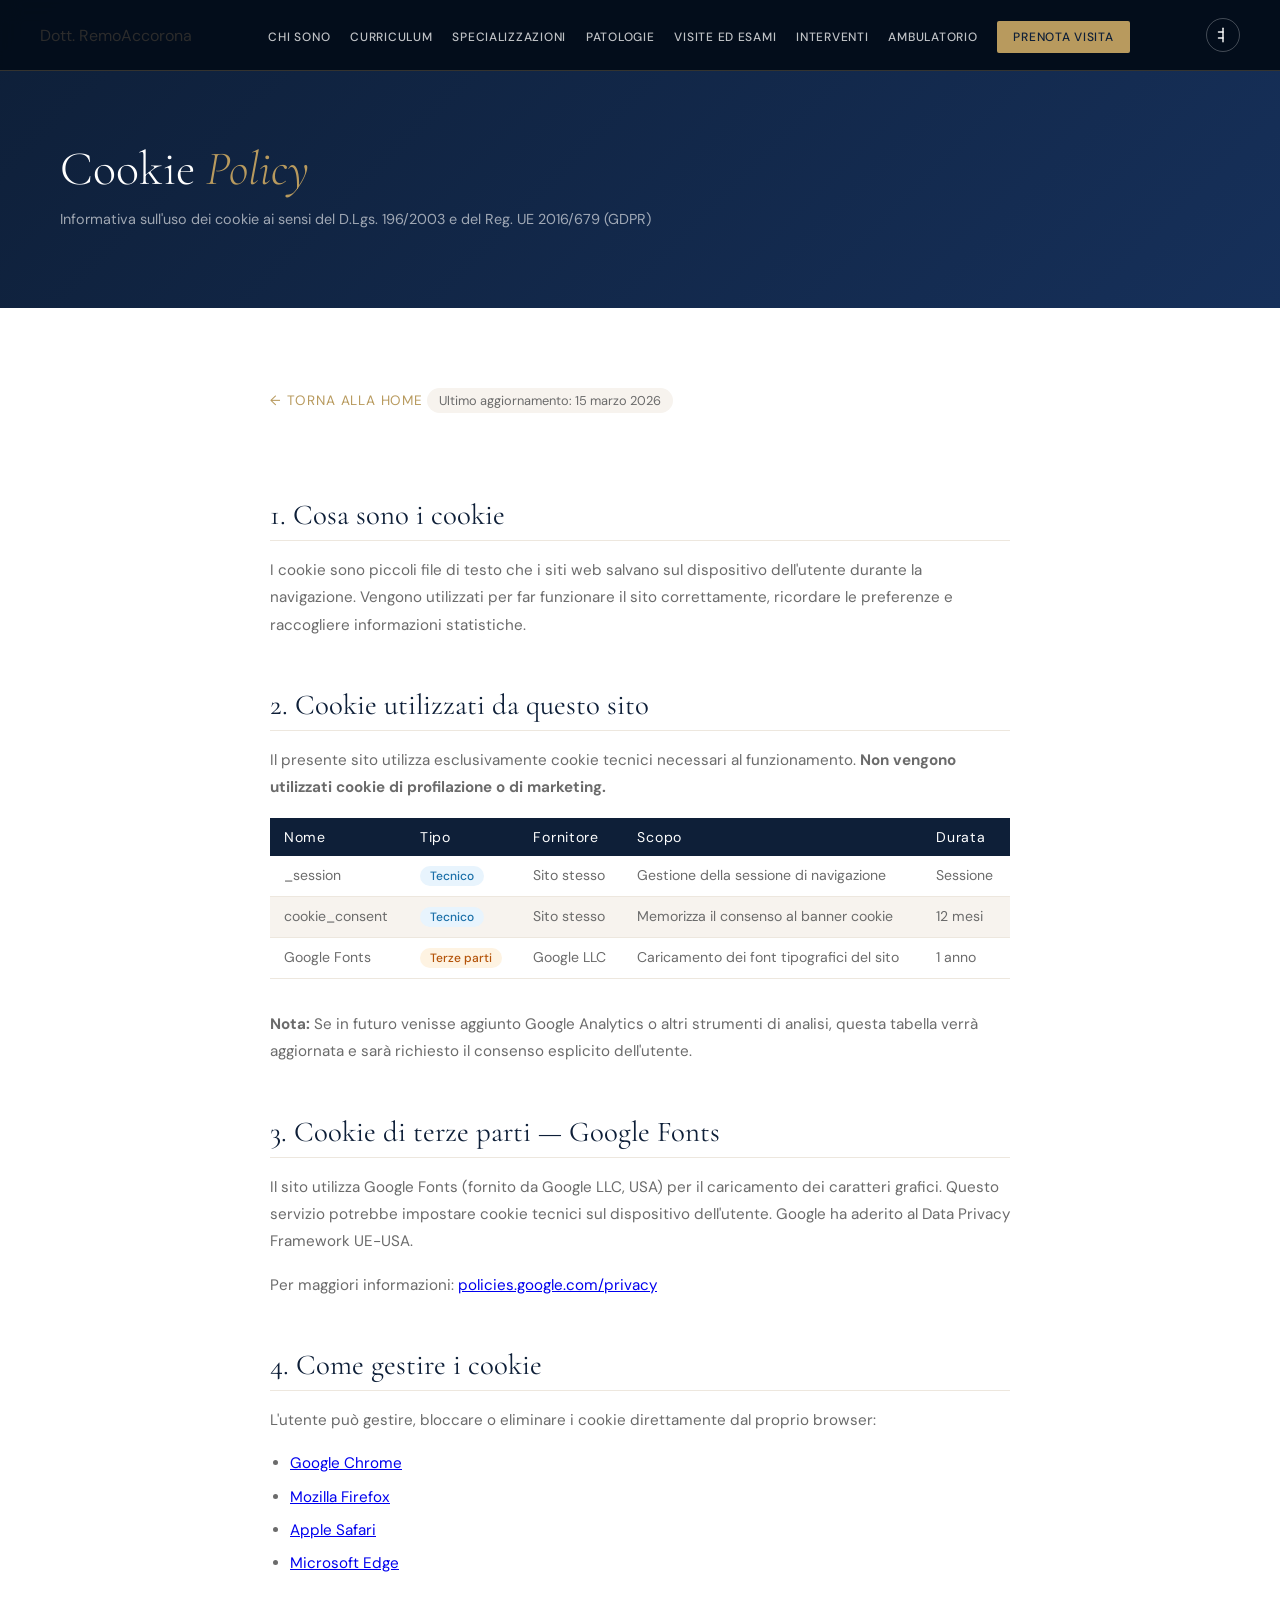
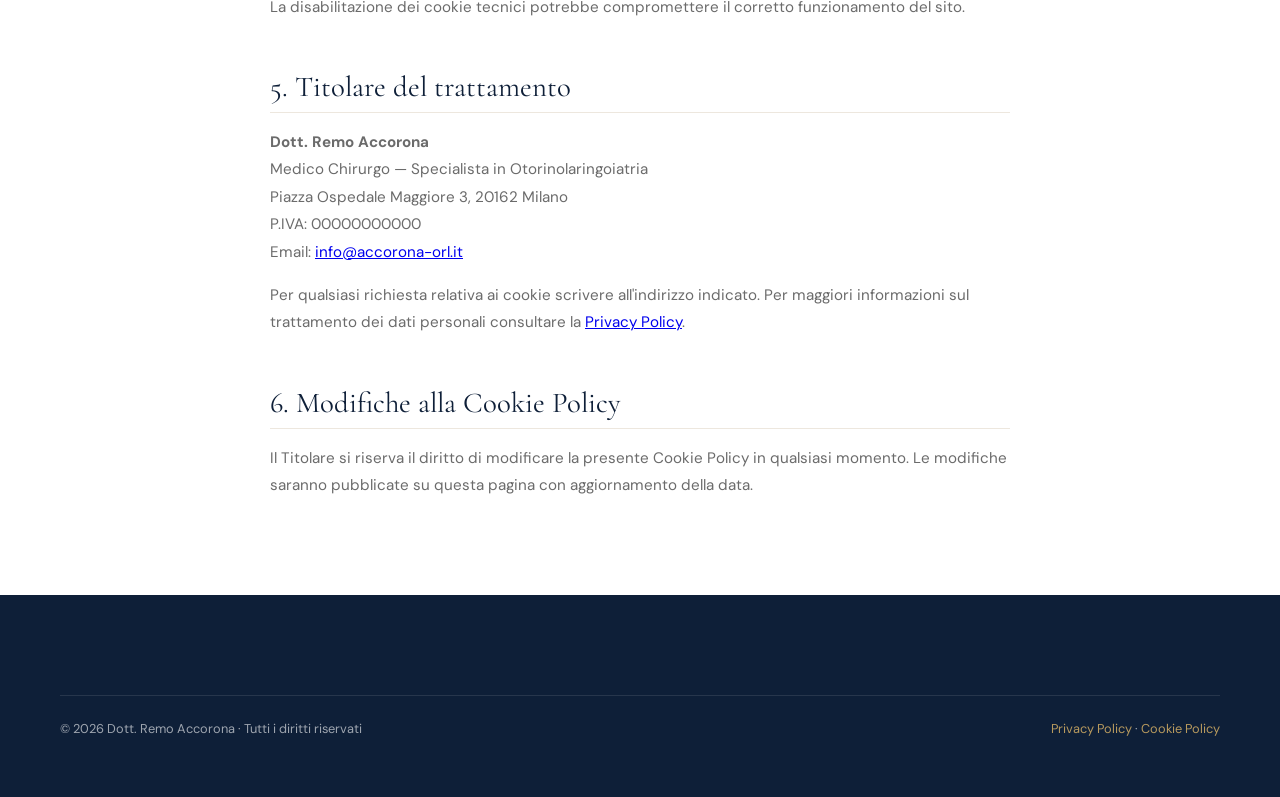
<file: cookie.html>
<!DOCTYPE html>
<html lang="it">
<head>
<meta charset="UTF-8">
<meta name="viewport" content="width=device-width, initial-scale=1.0">
<title>Cookie Policy — Dott. Remo Accorona</title>
<meta name="robots" content="noindex, follow">

<link rel="stylesheet" href="style.css">
<link href="https://fonts.googleapis.com/css2?family=Cormorant+Garamond:ital,wght@0,300;0,400;0,600;1,300;1,400&family=DM+Sans:wght@300;400;500&display=swap" rel="stylesheet">
<style>
  *, *::before, *::after { box-sizing: border-box; margin: 0; padding: 0; }
  :root {
    --navy: #0e1f38; --navy-mid: #16305a; --gold: #b89a5e; --gold-light: #d4b87a;
    --cream: #f7f3ee; --cream-dark: #ede7de; --text: #2c2c2c; --text-light: #6b6b6b; --white: #ffffff;
  }
  html { scroll-behavior: smooth; }
  body { font-family: 'DM Sans', sans-serif; color: var(--text); background: var(--white); overflow-x: hidden; }
  a:focus, button:focus { outline: 3px solid var(--gold); outline-offset: 3px; }
  .page-hero { background: linear-gradient(135deg, var(--navy) 0%, var(--navy-mid) 100%); padding: 140px 60px 80px; }
  .page-hero h1 { font-family: 'Cormorant Garamond', serif; font-size: 3rem; color: var(--white); font-weight: 300; margin-bottom: 12px; }
  .page-hero h1 em { color: var(--gold); font-style: italic; }
  .page-hero p { color: rgba(255,255,255,0.6); font-size: 0.9rem; }
  .page-content { max-width: 860px; margin: 0 auto; padding: 80px 60px; }
  .page-content h2 { font-family: 'Cormorant Garamond', serif; font-size: 1.8rem; font-weight: 400; color: var(--navy); margin: 48px 0 16px; border-bottom: 1px solid var(--cream-dark); padding-bottom: 8px; }
  .page-content h2:first-child { margin-top: 0; }
  .page-content h3 { font-weight: 500; color: var(--navy); margin: 24px 0 8px; text-transform: uppercase; letter-spacing: 0.06em; font-size: 0.85rem; }
  .page-content p { line-height: 1.8; color: var(--text-light); margin-bottom: 16px; font-size: 0.95rem; }
  .page-content ul { margin: 0 0 16px 20px; }
  .page-content ul li { line-height: 1.8; color: var(--text-light); font-size: 0.95rem; margin-bottom: 6px; }
  .placeholder { background: #fff3cd; border: 1px dashed #e0a800; border-radius: 4px; padding: 2px 8px; font-weight: 500; color: #856404; font-size: 0.9rem; }
  .update-date { display: inline-block; background: var(--cream); padding: 4px 12px; border-radius: 20px; font-size: 0.8rem; color: var(--text-light); margin-bottom: 32px; }
  .back-link { display: inline-flex; align-items: center; gap: 8px; color: var(--gold); text-decoration: none; font-size: 0.85rem; letter-spacing: 0.06em; text-transform: uppercase; margin-bottom: 40px; }
  .cookie-table { width: 100%; border-collapse: collapse; margin: 16px 0 32px; font-size: 0.88rem; }
  .cookie-table th { background: var(--navy); color: var(--white); padding: 10px 14px; text-align: left; font-weight: 400; letter-spacing: 0.05em; }
  .cookie-table td { padding: 10px 14px; border-bottom: 1px solid var(--cream-dark); color: var(--text-light); vertical-align: top; }
  .cookie-table tr:nth-child(even) td { background: var(--cream); }
  .badge { display: inline-block; padding: 2px 10px; border-radius: 20px; font-size: 0.75rem; font-weight: 500; }
  .badge-tech { background: #e8f4fd; color: #1a6fa8; }
  .badge-third { background: #fef3e2; color: #b45309; }
  footer { background: var(--navy); color: rgba(255,255,255,0.6); padding: 60px; }
  .footer-bottom { border-top: 1px solid rgba(255,255,255,0.1); margin-top: 40px; padding-top: 24px; display: flex; justify-content: space-between; align-items: center; font-size: 0.8rem; flex-wrap: wrap; gap: 12px; }
  .footer-bottom a { color: var(--gold); text-decoration: none; }
  @media (max-width: 900px) {
    .page-hero { padding: 120px 24px 60px; } .page-hero h1 { font-size: 2.2rem; }
    .page-content { padding: 48px 24px; } footer { padding: 40px 24px; }
    .cookie-table { display: block; overflow-x: auto; }
  }
</style>
</head>
<body>

<a href="#main-content" class="skip-link" style="position:absolute;top:-40px;left:0;background:#0e1f38;color:#fff;padding:8px 16px;text-decoration:none;z-index:9999;border-radius:0 0 4px 0;transition:top 0.2s;" onfocus="this.style.top='0'" onblur="this.style.top='-40px'">Vai al contenuto principale</a>
<nav role="navigation" aria-label="Menu principale">
  <div class="nav-logo">Dott. Remo <span>Accorona</span></div>
  <ul class="nav-links">
    <li><a href="index.html#chi-sono">Chi sono</a></li>
    <li><a href="index.html#curriculum">Curriculum</a></li>
    <li><a href="index.html#specializzazioni">Specializzazioni</a></li>
    <li><a href="index.html#patologie">Patologie</a></li>
    <li><a href="index.html#visite">Visite ed Esami</a></li>
    <li><a href="index.html#interventi">Interventi</a></li>
    <li><a href="index.html#ambulatorio">Ambulatorio</a></li>
    <li><a href="index.html#prenota" class="nav-cta">Prenota visita</a></li>
  </ul>
  <button id="theme-toggle" aria-label="Attiva alto contrasto" title="Alto contrasto">&#9680;</button>
  <button class="nav-hamburger" aria-label="Apri menu" aria-expanded="false">
    <span></span><span></span><span></span>
  </button>
</nav>

<main id= "main-content">
  <div class="page-hero">
    <h1>Cookie <em>Policy</em></h1>
    <p>Informativa sull'uso dei cookie ai sensi del D.Lgs. 196/2003 e del Reg. UE 2016/679 (GDPR)</p>
  </div>

  <div class="page-content">
    <a href="index.html" class="back-link">← Torna alla home</a>
    <span class="update-date">Ultimo aggiornamento: 15 marzo 2026</span>

    <h2>1. Cosa sono i cookie</h2>
    <p>I cookie sono piccoli file di testo che i siti web salvano sul dispositivo dell'utente durante la navigazione. Vengono utilizzati per far funzionare il sito correttamente, ricordare le preferenze e raccogliere informazioni statistiche.</p>

    <h2>2. Cookie utilizzati da questo sito</h2>
    <p>Il presente sito utilizza esclusivamente cookie tecnici necessari al funzionamento. <strong>Non vengono utilizzati cookie di profilazione o di marketing.</strong></p>

    <table class="cookie-table" aria-label="Tabella cookie utilizzati">
      <thead>
        <tr>
          <th>Nome</th>
          <th>Tipo</th>
          <th>Fornitore</th>
          <th>Scopo</th>
          <th>Durata</th>
        </tr>
      </thead>
      <tbody>
        <tr>
          <td>_session</td>
          <td><span class="badge badge-tech">Tecnico</span></td>
          <td>Sito stesso</td>
          <td>Gestione della sessione di navigazione</td>
          <td>Sessione</td>
        </tr>
        <tr>
          <td>cookie_consent</td>
          <td><span class="badge badge-tech">Tecnico</span></td>
          <td>Sito stesso</td>
          <td>Memorizza il consenso al banner cookie</td>
          <td>12 mesi</td>
        </tr>
        <tr>
          <td>Google Fonts</td>
          <td><span class="badge badge-third">Terze parti</span></td>
          <td>Google LLC</td>
          <td>Caricamento dei font tipografici del sito</td>
          <td>1 anno</td>
        </tr>
      </tbody>
    </table>

    <p><strong>Nota:</strong> Se in futuro venisse aggiunto Google Analytics o altri strumenti di analisi, questa tabella verrà aggiornata e sarà richiesto il consenso esplicito dell'utente.</p>

    <h2>3. Cookie di terze parti — Google Fonts</h2>
    <p>Il sito utilizza Google Fonts (fornito da Google LLC, USA) per il caricamento dei caratteri grafici. Questo servizio potrebbe impostare cookie tecnici sul dispositivo dell'utente. Google ha aderito al Data Privacy Framework UE-USA.</p>
    <p>Per maggiori informazioni: <a href="https://policies.google.com/privacy" target="_blank" rel="noopener">policies.google.com/privacy</a></p>

    <h2>4. Come gestire i cookie</h2>
    <p>L'utente può gestire, bloccare o eliminare i cookie direttamente dal proprio browser:</p>
    <ul>
      <li><a href="https://support.google.com/chrome/answer/95647" target="_blank" rel="noopener">Google Chrome</a></li>
      <li><a href="https://support.mozilla.org/it/kb/protezione-antitracciamento-avanzata-firefox" target="_blank" rel="noopener">Mozilla Firefox</a></li>
      <li><a href="https://support.apple.com/it-it/guide/safari/sfri11471/mac" target="_blank" rel="noopener">Apple Safari</a></li>
      <li><a href="https://support.microsoft.com/it-it/windows/eliminare-e-gestire-i-cookie" target="_blank" rel="noopener">Microsoft Edge</a></li>
    </ul>
    <p>La disabilitazione dei cookie tecnici potrebbe compromettere il corretto funzionamento del sito.</p>

    <h2>5. Titolare del trattamento</h2>
    <p>
      <strong>Dott. Remo Accorona</strong><br>
      Medico Chirurgo — Specialista in Otorinolaringoiatria<br>
      Piazza Ospedale Maggiore 3, 20162 Milano<br>
      P.IVA: 00000000000<br>
      Email: <a href="mailto:info@accorona-orl.it">info@accorona-orl.it</a>
    </p>
    <p>Per qualsiasi richiesta relativa ai cookie scrivere all'indirizzo indicato. Per maggiori informazioni sul trattamento dei dati personali consultare la <a href="privacy.html">Privacy Policy</a>.</p>

    <h2>6. Modifiche alla Cookie Policy</h2>
    <p>Il Titolare si riserva il diritto di modificare la presente Cookie Policy in qualsiasi momento. Le modifiche saranno pubblicate su questa pagina con aggiornamento della data.</p>
  </div>
</main>

<footer role="contentinfo">
  <div class="footer-bottom">
    <div>© 2026 Dott. Remo Accorona · Tutti i diritti riservati</div>
    <div><a href="privacy.html">Privacy Policy</a> · <a href="cookie.html">Cookie Policy</a></div>
  </div>
</footer>

<script src="script.js" defer></script>

<button id="back-to-top" aria-label="Torna in cima alla pagina" title="Torna in cima">&#8679;</button>
</body>
</html>
</file>
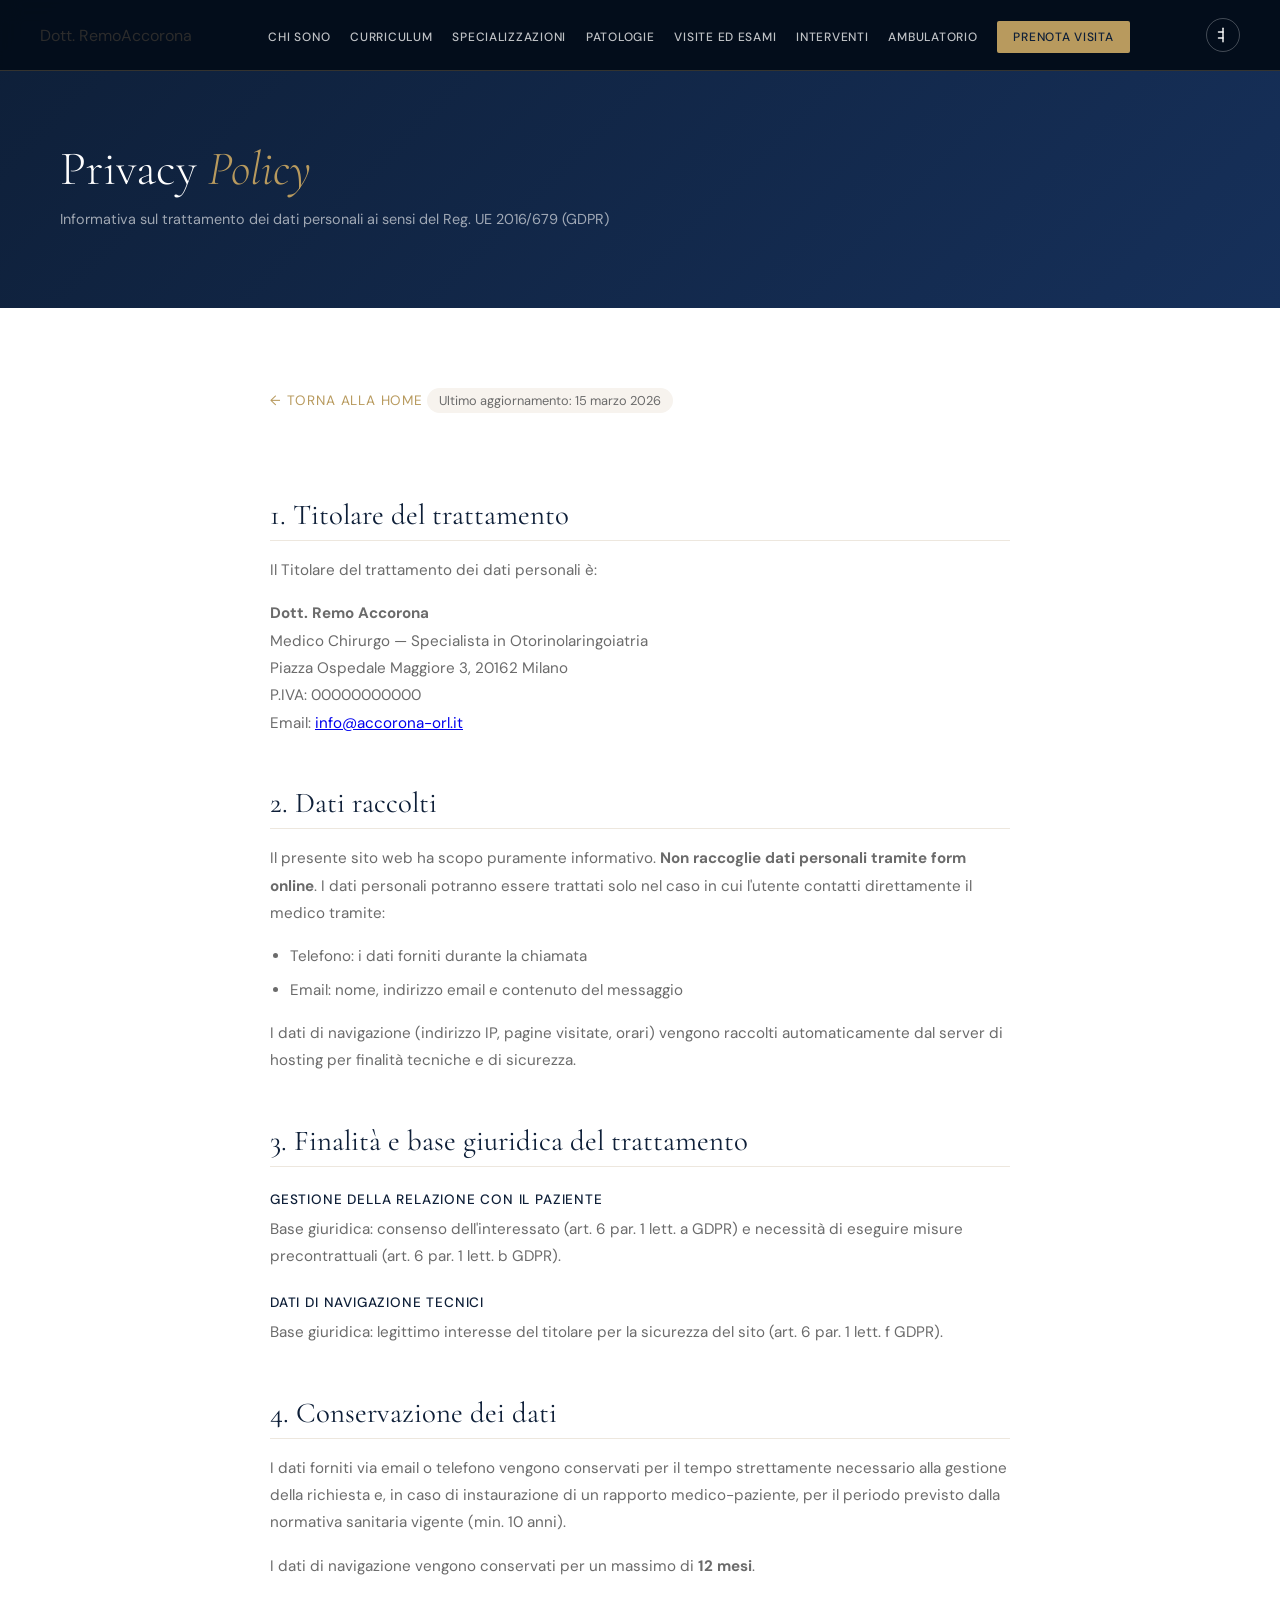
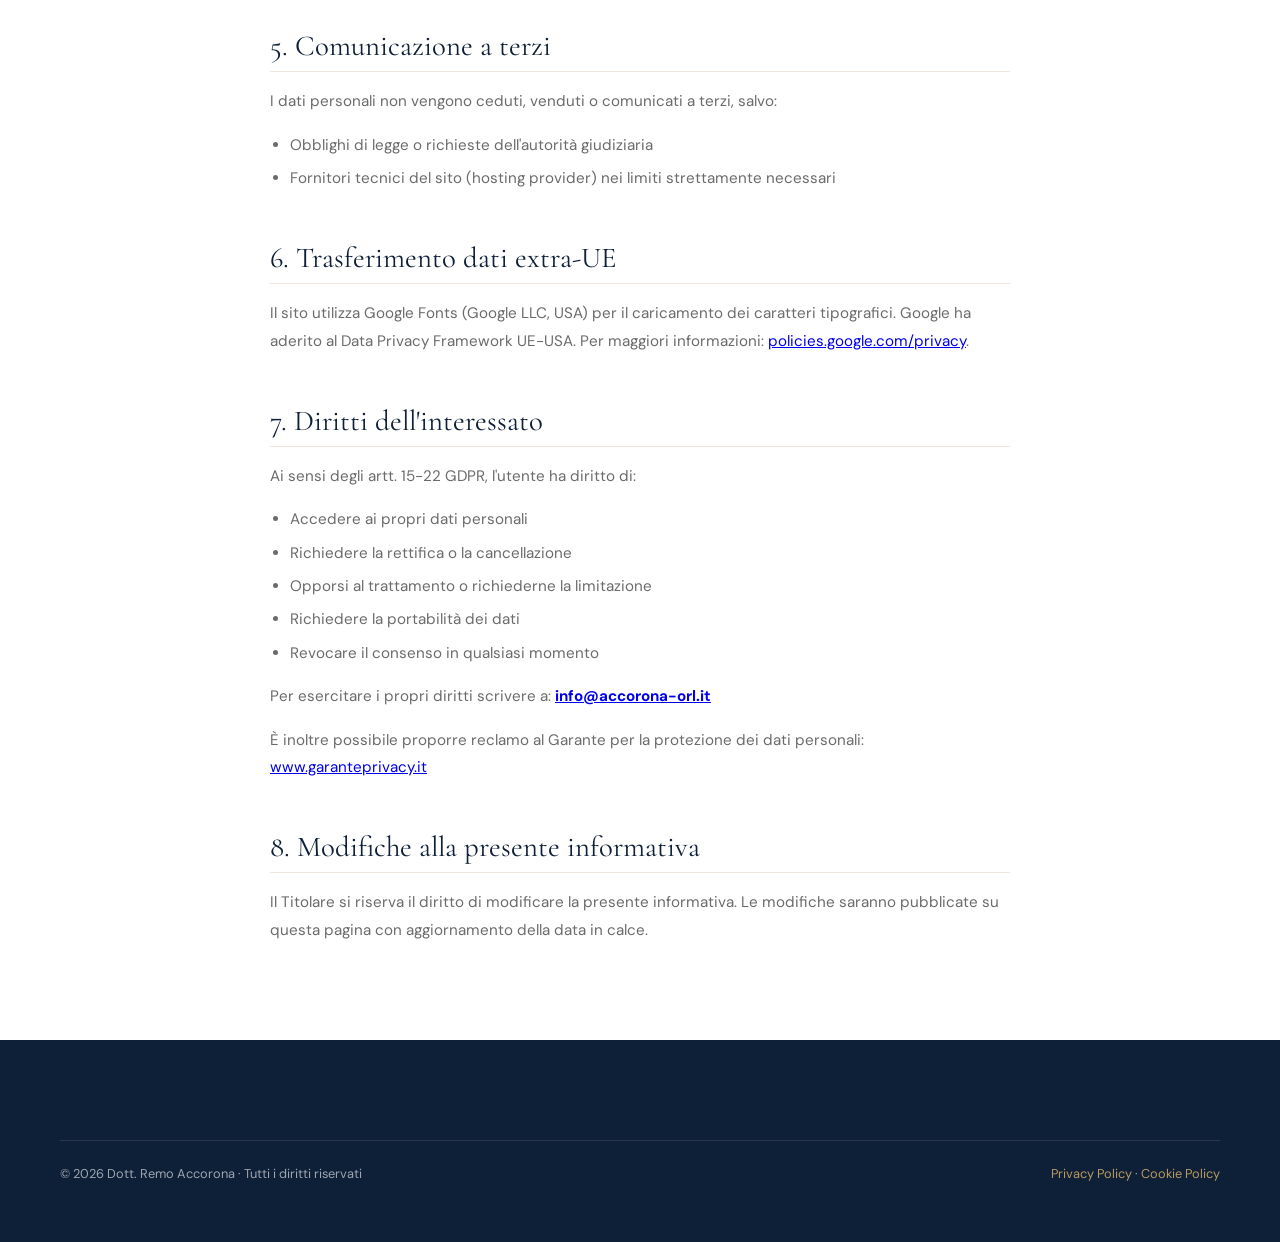
<file: privacy.html>
<!DOCTYPE html>
<html lang="it">
<head>
<meta charset="UTF-8">
<meta name="viewport" content="width=device-width, initial-scale=1.0">
<title>Privacy Policy — Dott. Remo Accorona</title>
<meta name="robots" content="noindex, follow">

<link rel="stylesheet" href="style.css">
<link href="https://fonts.googleapis.com/css2?family=Cormorant+Garamond:ital,wght@0,300;0,400;0,600;1,300;1,400&family=DM+Sans:wght@300;400;500&display=swap" rel="stylesheet">
<style>
  *, *::before, *::after { box-sizing: border-box; margin: 0; padding: 0; }
  :root {
    --navy: #0e1f38; --navy-mid: #16305a; --gold: #b89a5e; --gold-light: #d4b87a;
    --cream: #f7f3ee; --cream-dark: #ede7de; --text: #2c2c2c; --text-light: #6b6b6b; --white: #ffffff;
  }
  html { scroll-behavior: smooth; }
  body { font-family: 'DM Sans', sans-serif; color: var(--text); background: var(--white); overflow-x: hidden; }
  a:focus, button:focus { outline: 3px solid var(--gold); outline-offset: 3px; }

  /* NAV */

  /* PAGE CONTENT */
  .page-hero { background: linear-gradient(135deg, var(--navy) 0%, var(--navy-mid) 100%); padding: 140px 60px 80px; }
  .page-hero h1 { font-family: 'Cormorant Garamond', serif; font-size: 3rem; color: var(--white); font-weight: 300; margin-bottom: 12px; }
  .page-hero h1 em { color: var(--gold); font-style: italic; }
  .page-hero p { color: rgba(255,255,255,0.6); font-size: 0.9rem; }

  /* CONTENT */
  .page-content { max-width: 860px; margin: 0 auto; padding: 80px 60px; }
  .page-content h2 { font-family: 'Cormorant Garamond', serif; font-size: 1.8rem; font-weight: 400; color: var(--navy); margin: 48px 0 16px; border-bottom: 1px solid var(--cream-dark); padding-bottom: 8px; }
  .page-content h2:first-child { margin-top: 0; }
  .page-content h3 { font-size: 1rem; font-weight: 500; color: var(--navy); margin: 24px 0 8px; text-transform: uppercase; letter-spacing: 0.06em; font-size: 0.85rem; }
  .page-content p { line-height: 1.8; color: var(--text-light); margin-bottom: 16px; font-size: 0.95rem; }
  .page-content ul { margin: 0 0 16px 20px; }
  .page-content ul li { line-height: 1.8; color: var(--text-light); font-size: 0.95rem; margin-bottom: 6px; }
  .placeholder { background: #fff3cd; border: 1px dashed #e0a800; border-radius: 4px; padding: 2px 8px; font-weight: 500; color: #856404; font-size: 0.9rem; }
  .update-date { display: inline-block; background: var(--cream); padding: 4px 12px; border-radius: 20px; font-size: 0.8rem; color: var(--text-light); margin-bottom: 32px; }
  .back-link { display: inline-flex; align-items: center; gap: 8px; color: var(--gold); text-decoration: none; font-size: 0.85rem; letter-spacing: 0.06em; text-transform: uppercase; margin-bottom: 40px; }
  .back-link:hover { color: var(--gold-light); }

  /* FOOTER */
  footer { background: var(--navy); color: rgba(255,255,255,0.6); padding: 60px; }
  .footer-bottom { border-top: 1px solid rgba(255,255,255,0.1); margin-top: 40px; padding-top: 24px; display: flex; justify-content: space-between; align-items: center; font-size: 0.8rem; flex-wrap: wrap; gap: 12px; }
  .footer-bottom a { color: var(--gold); text-decoration: none; }

  @media (max-width: 900px) {
    .page-hero { padding: 120px 24px 60px; }
    .page-hero h1 { font-size: 2.2rem; }
    .page-content { padding: 48px 24px; }
    footer { padding: 40px 24px; }
  }
</style>

</head>
<body>

<a href="#main-content" class="skip-link" style="position:absolute;top:-40px;left:0;background:#0e1f38;color:#fff;padding:8px 16px;text-decoration:none;z-index:9999;border-radius:0 0 4px 0;transition:top 0.2s;" onfocus="this.style.top='0'" onblur="this.style.top='-40px'">Vai al contenuto principale</a>
<nav role="navigation" aria-label="Menu principale">
  <div class="nav-logo">Dott. Remo <span>Accorona</span></div>
  <ul class="nav-links">
    <li><a href="index.html#chi-sono">Chi sono</a></li>
    <li><a href="index.html#curriculum">Curriculum</a></li>
    <li><a href="index.html#specializzazioni">Specializzazioni</a></li>
    <li><a href="index.html#patologie">Patologie</a></li>
    <li><a href="index.html#visite">Visite ed Esami</a></li>
    <li><a href="index.html#interventi">Interventi</a></li>
    <li><a href="index.html#ambulatorio">Ambulatorio</a></li>
    <li><a href="index.html#prenota" class="nav-cta">Prenota visita</a></li>
  </ul>
  <button id="theme-toggle" aria-label="Attiva alto contrasto" title="Alto contrasto">&#9680;</button>
  <button class="nav-hamburger" aria-label="Apri menu" aria-expanded="false">
    <span></span><span></span><span></span>
  </button>
</nav>

<main id="main-content">
  <div class="page-hero">
    <h1>Privacy <em>Policy</em></h1>
    <p>Informativa sul trattamento dei dati personali ai sensi del Reg. UE 2016/679 (GDPR)</p>
  </div>

  <div class="page-content">
    <a href="index.html" class="back-link">← Torna alla home</a>
    <span class="update-date">Ultimo aggiornamento: 15 marzo 2026</span>

    <h2>1. Titolare del trattamento</h2>
    <p>Il Titolare del trattamento dei dati personali è:</p>
    <p>
      <strong>Dott. Remo Accorona</strong><br>
      Medico Chirurgo — Specialista in Otorinolaringoiatria<br>
      Piazza Ospedale Maggiore 3, 20162 Milano<br>
      P.IVA: 00000000000<br>
      Email: <a href="mailto:info@accorona-orl.it">info@accorona-orl.it</a>
    </p>

    <h2>2. Dati raccolti</h2>
    <p>Il presente sito web ha scopo puramente informativo. <strong>Non raccoglie dati personali tramite form online</strong>. I dati personali potranno essere trattati solo nel caso in cui l'utente contatti direttamente il medico tramite:</p>
    <ul>
      <li>Telefono: i dati forniti durante la chiamata</li>
      <li>Email: nome, indirizzo email e contenuto del messaggio</li>
    </ul>
    <p>I dati di navigazione (indirizzo IP, pagine visitate, orari) vengono raccolti automaticamente dal server di hosting per finalità tecniche e di sicurezza.</p>

    <h2>3. Finalità e base giuridica del trattamento</h2>
    <h3>Gestione della relazione con il paziente</h3>
    <p>Base giuridica: consenso dell'interessato (art. 6 par. 1 lett. a GDPR) e necessità di eseguire misure precontrattuali (art. 6 par. 1 lett. b GDPR).</p>
    <h3>Dati di navigazione tecnici</h3>
    <p>Base giuridica: legittimo interesse del titolare per la sicurezza del sito (art. 6 par. 1 lett. f GDPR).</p>

    <h2>4. Conservazione dei dati</h2>
    <p>I dati forniti via email o telefono vengono conservati per il tempo strettamente necessario alla gestione della richiesta e, in caso di instaurazione di un rapporto medico-paziente, per il periodo previsto dalla normativa sanitaria vigente (min. 10 anni).</p>
    <p>I dati di navigazione vengono conservati per un massimo di <strong>12 mesi</strong>.</p>

    <h2>5. Comunicazione a terzi</h2>
    <p>I dati personali non vengono ceduti, venduti o comunicati a terzi, salvo:</p>
    <ul>
      <li>Obblighi di legge o richieste dell'autorità giudiziaria</li>
      <li>Fornitori tecnici del sito (hosting provider) nei limiti strettamente necessari</li>
    </ul>

    <h2>6. Trasferimento dati extra-UE</h2>
    <p>Il sito utilizza Google Fonts (Google LLC, USA) per il caricamento dei caratteri tipografici. Google ha aderito al Data Privacy Framework UE-USA. Per maggiori informazioni: <a href="https://policies.google.com/privacy" target="_blank" rel="noopener">policies.google.com/privacy</a>.</p>

    <h2>7. Diritti dell'interessato</h2>
    <p>Ai sensi degli artt. 15-22 GDPR, l'utente ha diritto di:</p>
    <ul>
      <li>Accedere ai propri dati personali</li>
      <li>Richiedere la rettifica o la cancellazione</li>
      <li>Opporsi al trattamento o richiederne la limitazione</li>
      <li>Richiedere la portabilità dei dati</li>
      <li>Revocare il consenso in qualsiasi momento</li>
    </ul>
    <p>Per esercitare i propri diritti scrivere a: <strong><a href="mailto:info@accorona-orl.it">info@accorona-orl.it</a></strong></p>
    <p>È inoltre possibile proporre reclamo al Garante per la protezione dei dati personali: <a href="https://www.garanteprivacy.it" target="_blank" rel="noopener">www.garanteprivacy.it</a></p>

    <h2>8. Modifiche alla presente informativa</h2>
    <p>Il Titolare si riserva il diritto di modificare la presente informativa. Le modifiche saranno pubblicate su questa pagina con aggiornamento della data in calce.</p>
  </div>
</main>

<footer role="contentinfo">
  <div class="footer-bottom">
    <div>© 2026 Dott. Remo Accorona · Tutti i diritti riservati</div>
    <div><a href="privacy.html">Privacy Policy</a> · <a href="cookie.html">Cookie Policy</a></div>
  </div>
</footer>

<script src="script.js" defer></script>

<button id="back-to-top" aria-label="Torna in cima alla pagina" title="Torna in cima">&#8679;</button>
</body>
</html>
</file>
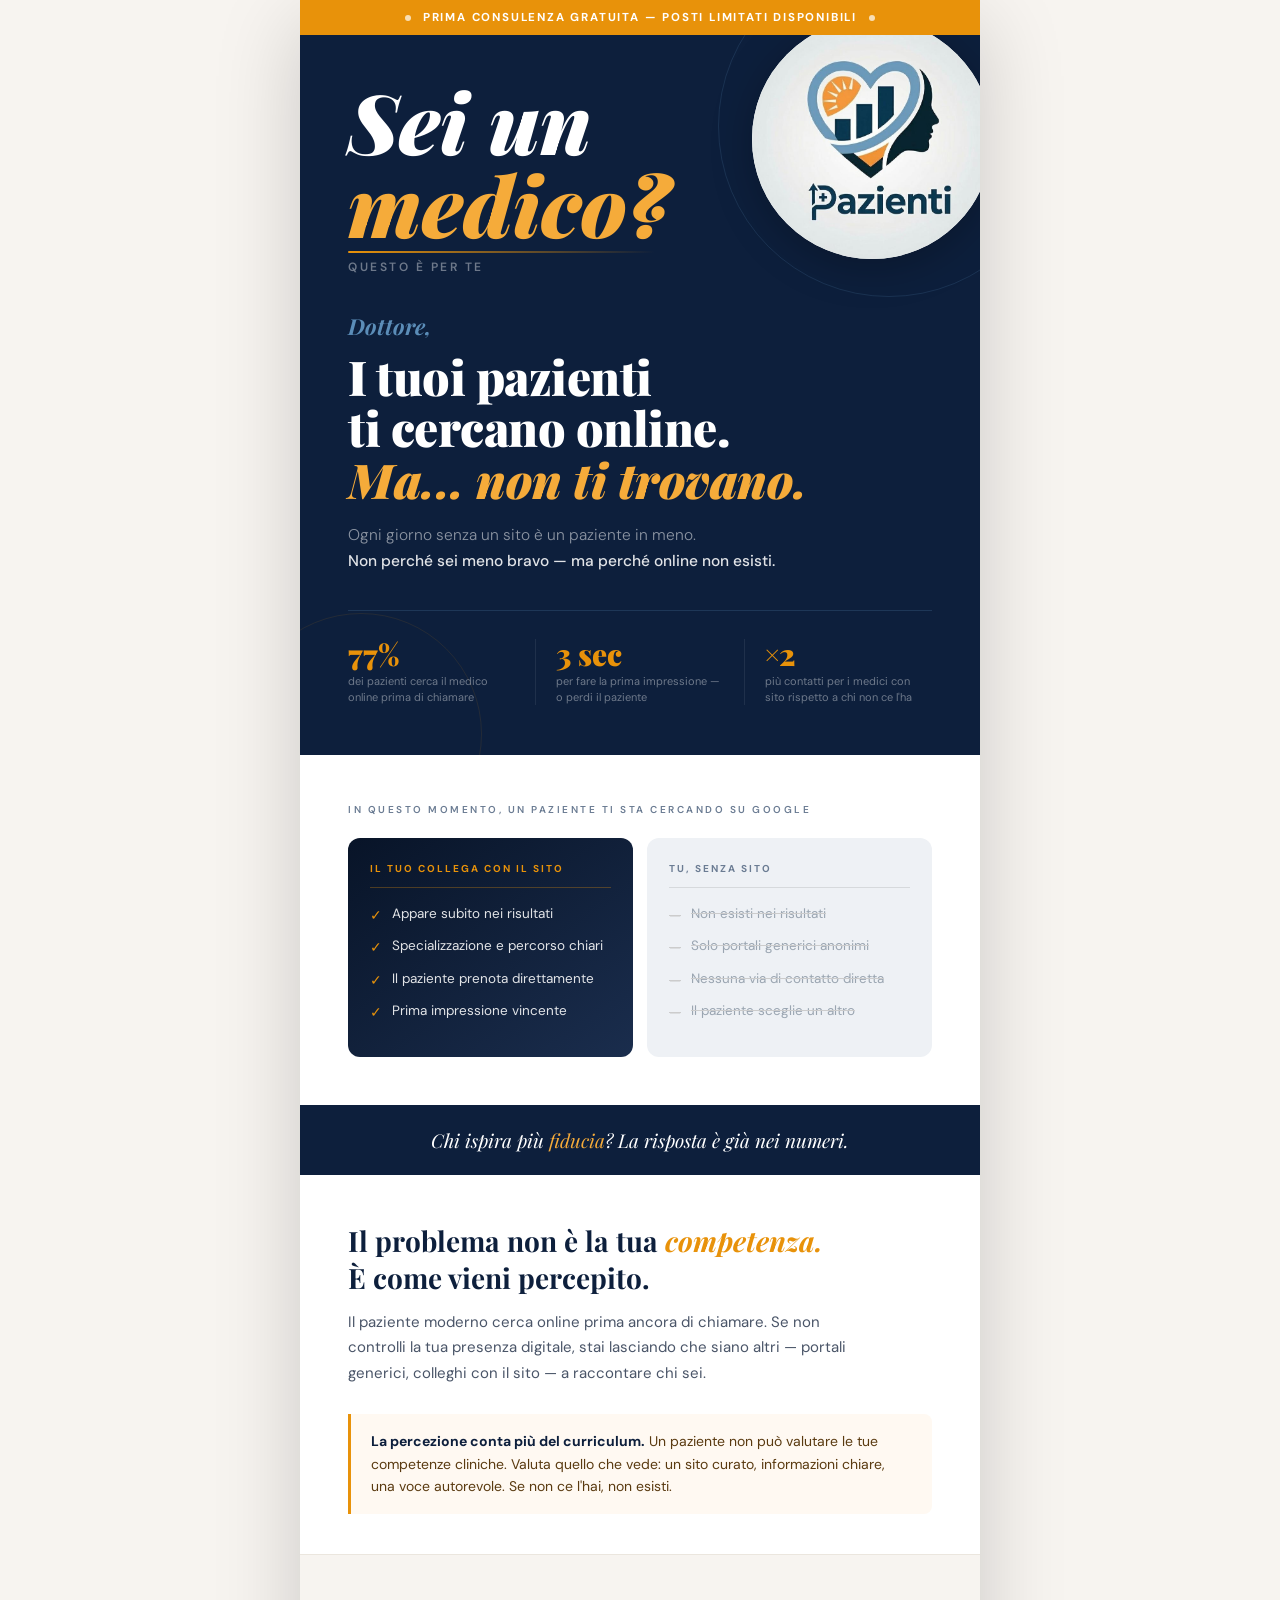
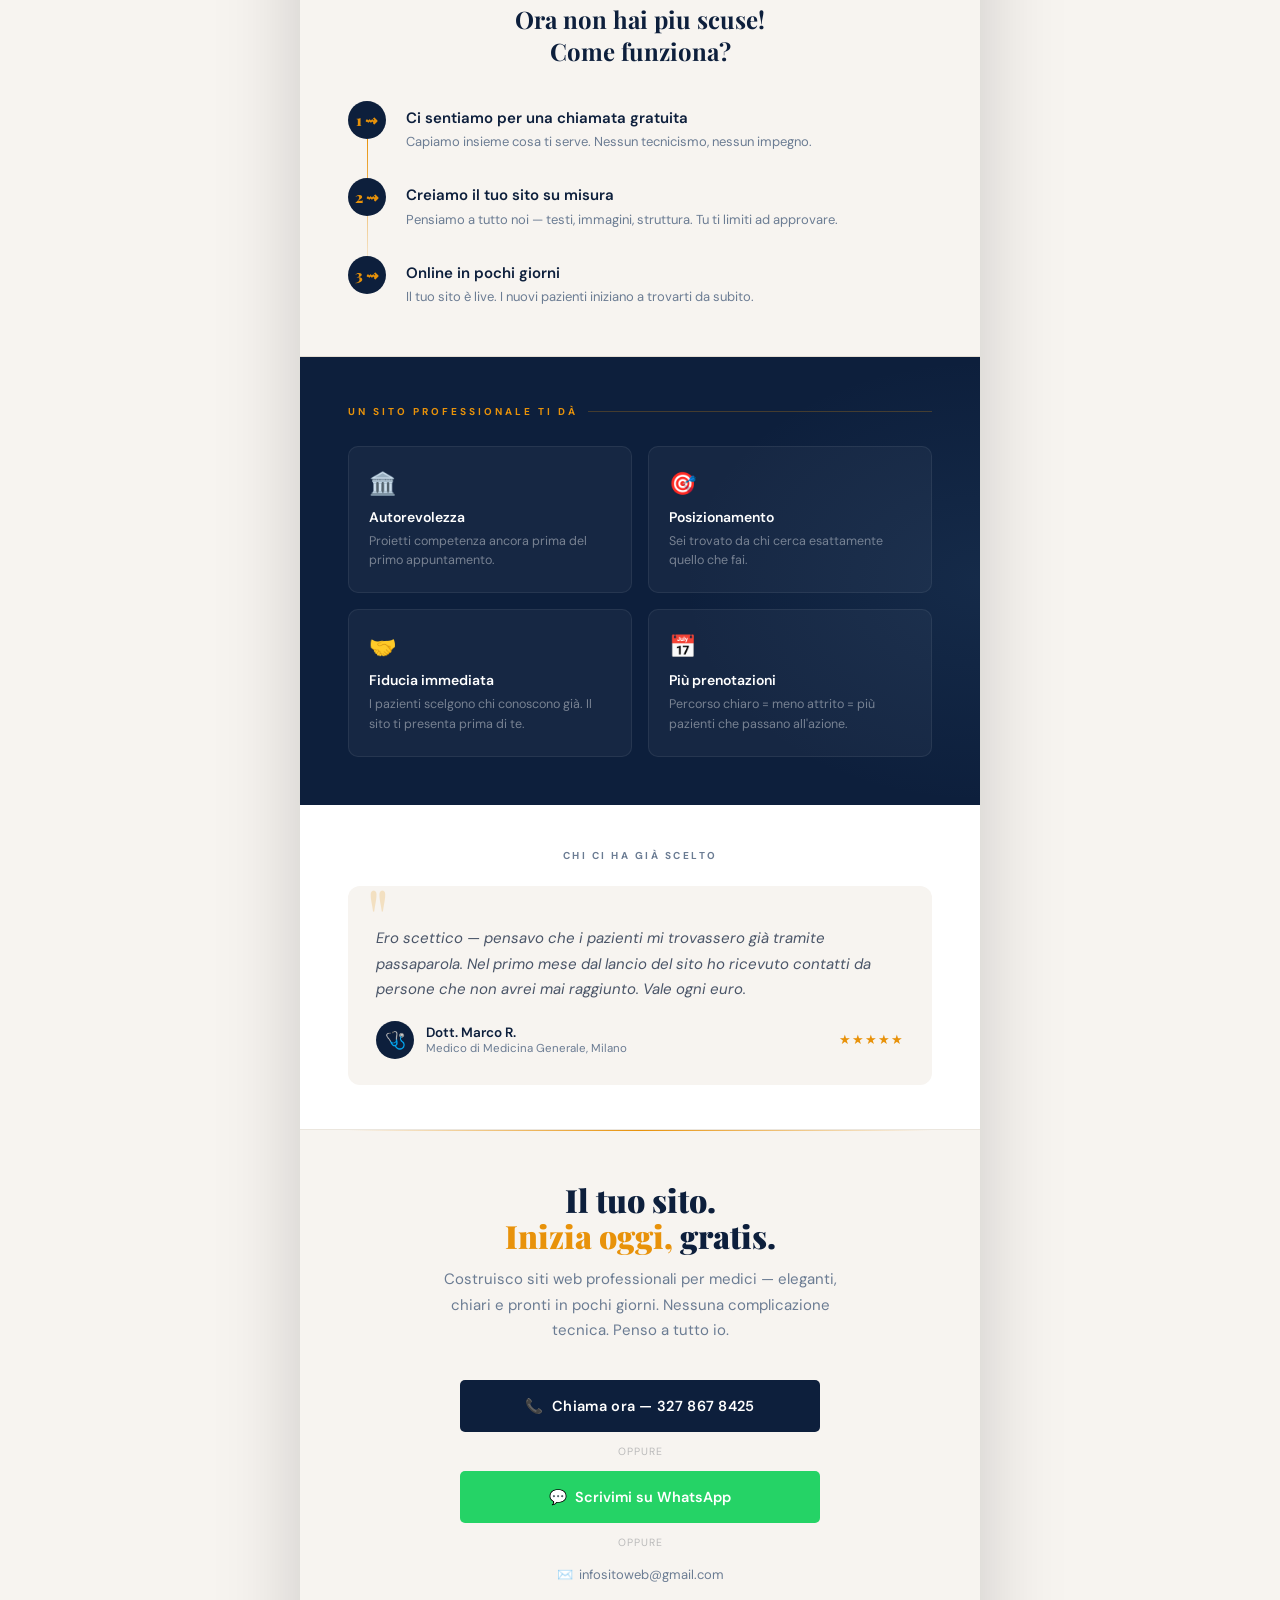
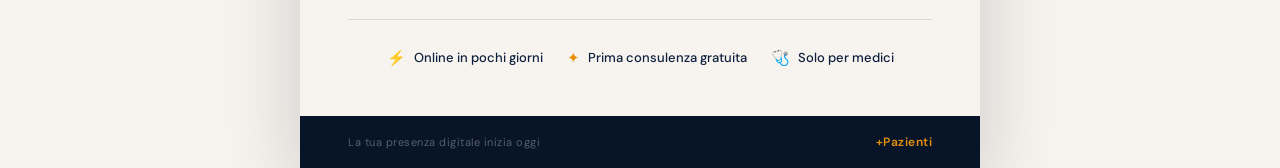
<file: VolantinoSitoWeb/VolantinoDigitale/VolantinoD.html>
<!DOCTYPE html>
<html lang="it">
<head>
  <meta charset="UTF-8">
  <meta name="viewport" content="width=device-width, initial-scale=1.0">
  <title>+Pazienti &mdash; Sito Web per Medici</title>
  <link href="https://fonts.googleapis.com/css2?family=Playfair+Display:ital,wght@0,700;0,900;1,700&family=DM+Sans:wght@300;400;500;600&display=swap" rel="stylesheet">
  <link rel="stylesheet" href="VolantinoD.css">
</head>
<body>
<div class="page">

  <!-- URGENCY BANNER -->
  <div class="urgency-banner">
    <span class="dot"></span>
    Prima consulenza gratuita &mdash; Posti limitati disponibili
    <span class="dot"></span>
  </div>

  <!-- HERO -->
  <div class="hero">
    <div class="hero-top">
      <div class="hero-badge">
        <div class="hero-badge-question">Sei un <em>medico?</em></div>
        <div class="hero-badge-line"></div>
        <div class="hero-badge-sub">Questo è per te</div>
      </div>
      <div class="logo-box">
        <img src="../LogoVolantino.jfif" alt="+Pazienti">
      </div>
    </div>

    <div class="doctor-hook">Dottore,</div>
    <h1>I tuoi pazienti<br>ti cercano online.<br><em>Ma... non ti trovano.</em></h1>
    <p class="hero-sub">
      Ogni giorno senza un sito è un paziente in meno.<br>
      <strong>Non perché sei meno bravo &mdash; ma perché online non esisti.</strong>
    </p>

    <div class="stat-row">
      <div class="stat-item">
        <span class="stat-number">77%</span>
        <span class="stat-label">dei pazienti cerca il medico online prima di chiamare</span>
      </div>
      <div class="stat-divider"></div>
      <div class="stat-item">
        <span class="stat-number">3 sec</span>
        <span class="stat-label">per fare la prima impressione &mdash; o perdi il paziente</span>
      </div>
      <div class="stat-divider"></div>
      <div class="stat-item">
        <span class="stat-number">&times;2</span>
        <span class="stat-label">più contatti per i medici con sito rispetto a chi non ce l'ha</span>
      </div>
    </div>
  </div>

  <!-- CONFRONTO -->
  <div class="section-pad">
    <span class="label-tag">In questo momento, un paziente ti sta cercando su Google</span>
    <div class="comparison">
      <div class="col col-a">
        <div class="col-label">Il tuo collega con il sito</div>
        <div class="col-item"><span class="check">&#10003;</span> Appare subito nei risultati</div>
        <div class="col-item"><span class="check">&#10003;</span> Specializzazione e percorso chiari</div>
        <div class="col-item"><span class="check">&#10003;</span> Il paziente prenota direttamente</div>
        <div class="col-item"><span class="check">&#10003;</span> Prima impressione vincente</div>
      </div>
      <div class="col col-b">
        <div class="col-label">Tu, senza sito</div>
        <div class="col-item"><span class="cross">&mdash;</span> Non esisti nei risultati</div>
        <div class="col-item"><span class="cross">&mdash;</span> Solo portali generici anonimi</div>
        <div class="col-item"><span class="cross">&mdash;</span> Nessuna via di contatto diretta</div>
        <div class="col-item"><span class="cross">&mdash;</span> Il paziente sceglie un altro</div>
      </div>
    </div>
  </div>

  <!-- DOMANDA -->
  <div class="question-bar">
    <p>Chi ispira più <span>fiducia</span>? La risposta è già nei numeri.</p>
  </div>

  <!-- PROBLEMA -->
  <div class="problem-section">
    <h2>Il problema non è la tua <em>competenza.</em><br>È come vieni percepito.</h2>
    <p>
      Il paziente moderno cerca online prima ancora di chiamare. Se non controlli la tua presenza digitale, stai lasciando che siano altri &mdash; portali generici, colleghi con il sito &mdash; a raccontare chi sei.
    </p>
    <div class="alert-box">
      <strong>La percezione conta più del curriculum.</strong> Un paziente non può valutare le tue competenze cliniche. Valuta quello che vede: un sito curato, informazioni chiare, una voce autorevole. Se non ce l'hai, non esisti.
    </div>
  </div>

  <!-- COME FUNZIONA -->
  <div class="how-section">
    <div class="how-title">Ora non hai piu scuse! <br> Come funziona? </div>
    <div class="steps">
      <div class="step">
        <div class="step-num">1 ⇝ </div>
        <div class="step-content">
          <div class="step-title">Ci sentiamo per una chiamata gratuita</div>
          <div class="step-desc">Capiamo insieme cosa ti serve. Nessun tecnicismo, nessun impegno.</div>
        </div>
      </div>
      <div class="step">
        <div class="step-num">2 ⇝ </div>
        <div class="step-content">
          <div class="step-title">Creiamo il tuo sito su misura</div>
          <div class="step-desc">Pensiamo a tutto noi &mdash; testi, immagini, struttura. Tu ti limiti ad approvare.</div>
        </div>
      </div>
      <div class="step">
        <div class="step-num">3 ⇝ </div>
        <div class="step-content">
          <div class="step-title">Online in pochi giorni</div>
          <div class="step-desc">Il tuo sito è live. I nuovi pazienti iniziano a trovarti da subito.</div>
        </div>
      </div>
    </div>
  </div>

  <!-- BENEFICI -->
  <div class="benefits-section">
    <div class="benefits-label">Un sito professionale ti dà</div>
    <div class="benefits-grid">
      <div class="benefit-card">
        <div class="benefit-icon">🏛️</div>
        <div class="benefit-title">Autorevolezza</div>
        <div class="benefit-desc">Proietti competenza ancora prima del primo appuntamento.</div>
      </div>
      <div class="benefit-card">
        <div class="benefit-icon">🎯</div>
        <div class="benefit-title">Posizionamento</div>
        <div class="benefit-desc">Sei trovato da chi cerca esattamente quello che fai.</div>
      </div>
      <div class="benefit-card">
        <div class="benefit-icon">🤝</div>
        <div class="benefit-title">Fiducia immediata</div>
        <div class="benefit-desc">I pazienti scelgono chi conoscono già. Il sito ti presenta prima di te.</div>
      </div>
      <div class="benefit-card">
        <div class="benefit-icon">📅</div>
        <div class="benefit-title">Più prenotazioni</div>
        <div class="benefit-desc">Percorso chiaro = meno attrito = più pazienti che passano all'azione.</div>
      </div>
    </div>
  </div>

  <!-- SOCIAL PROOF -->
  <div class="proof-section">
    <div class="proof-label">Chi ci ha già scelto</div>
    <div class="testimonial">
      <p class="testimonial-text">
        Ero scettico &mdash; pensavo che i pazienti mi trovassero già tramite passaparola. Nel primo mese dal lancio del sito ho ricevuto contatti da persone che non avrei mai raggiunto. Vale ogni euro.
      </p>
      <div class="testimonial-author">
        <div class="author-avatar">🩺</div>
        <div>
          <div class="author-name">Dott. Marco R.</div>
          <div class="author-role">Medico di Medicina Generale, Milano</div>
        </div>
        <div class="stars">&#9733;&#9733;&#9733;&#9733;&#9733;</div>
      </div>
    </div>
  </div>

  <!-- CTA -->
  <div class="cta-section">
    <h2>Il tuo sito.<br><span>Inizia oggi,</span> gratis.</h2>
    <p class="cta-sub">
      Costruisco siti web professionali per medici &mdash; eleganti, chiari e pronti in pochi giorni.
      Nessuna complicazione tecnica. Penso a tutto io.
    </p>
    <div class="cta-buttons">
      <a href="tel:3278678425" class="btn-primary">
        📞 &nbsp;Chiama ora &mdash; 327 867 8425
      </a>
      <div class="divider-or">oppure</div>
      <a href="https://wa.me/393278678425" class="btn-whatsapp">
        💬 &nbsp;Scrivimi su WhatsApp
      </a>
      <div class="divider-or">oppure</div>
      <div class="btn-email">✉️ &nbsp;infositoweb@gmail.com</div>
    </div>

    <div class="contact-row">
      <div class="contact-item">
        <span class="ico">⚡</span>
        <span>Online in pochi giorni</span>
      </div>
      <div class="contact-item">
        <span class="ico">✦</span>
        <span>Prima consulenza gratuita</span>
      </div>
      <div class="contact-item">
        <span class="ico">🩺</span>
        <span>Solo per medici</span>
      </div>
    </div>
  </div>

  <!-- FOOTER -->
  <div class="footer">
    <span class="footer-tagline">La tua presenza digitale inizia oggi</span>
    <span class="footer-brand">+Pazienti</span>
  </div>

</div>
</body>
</html>
</file>
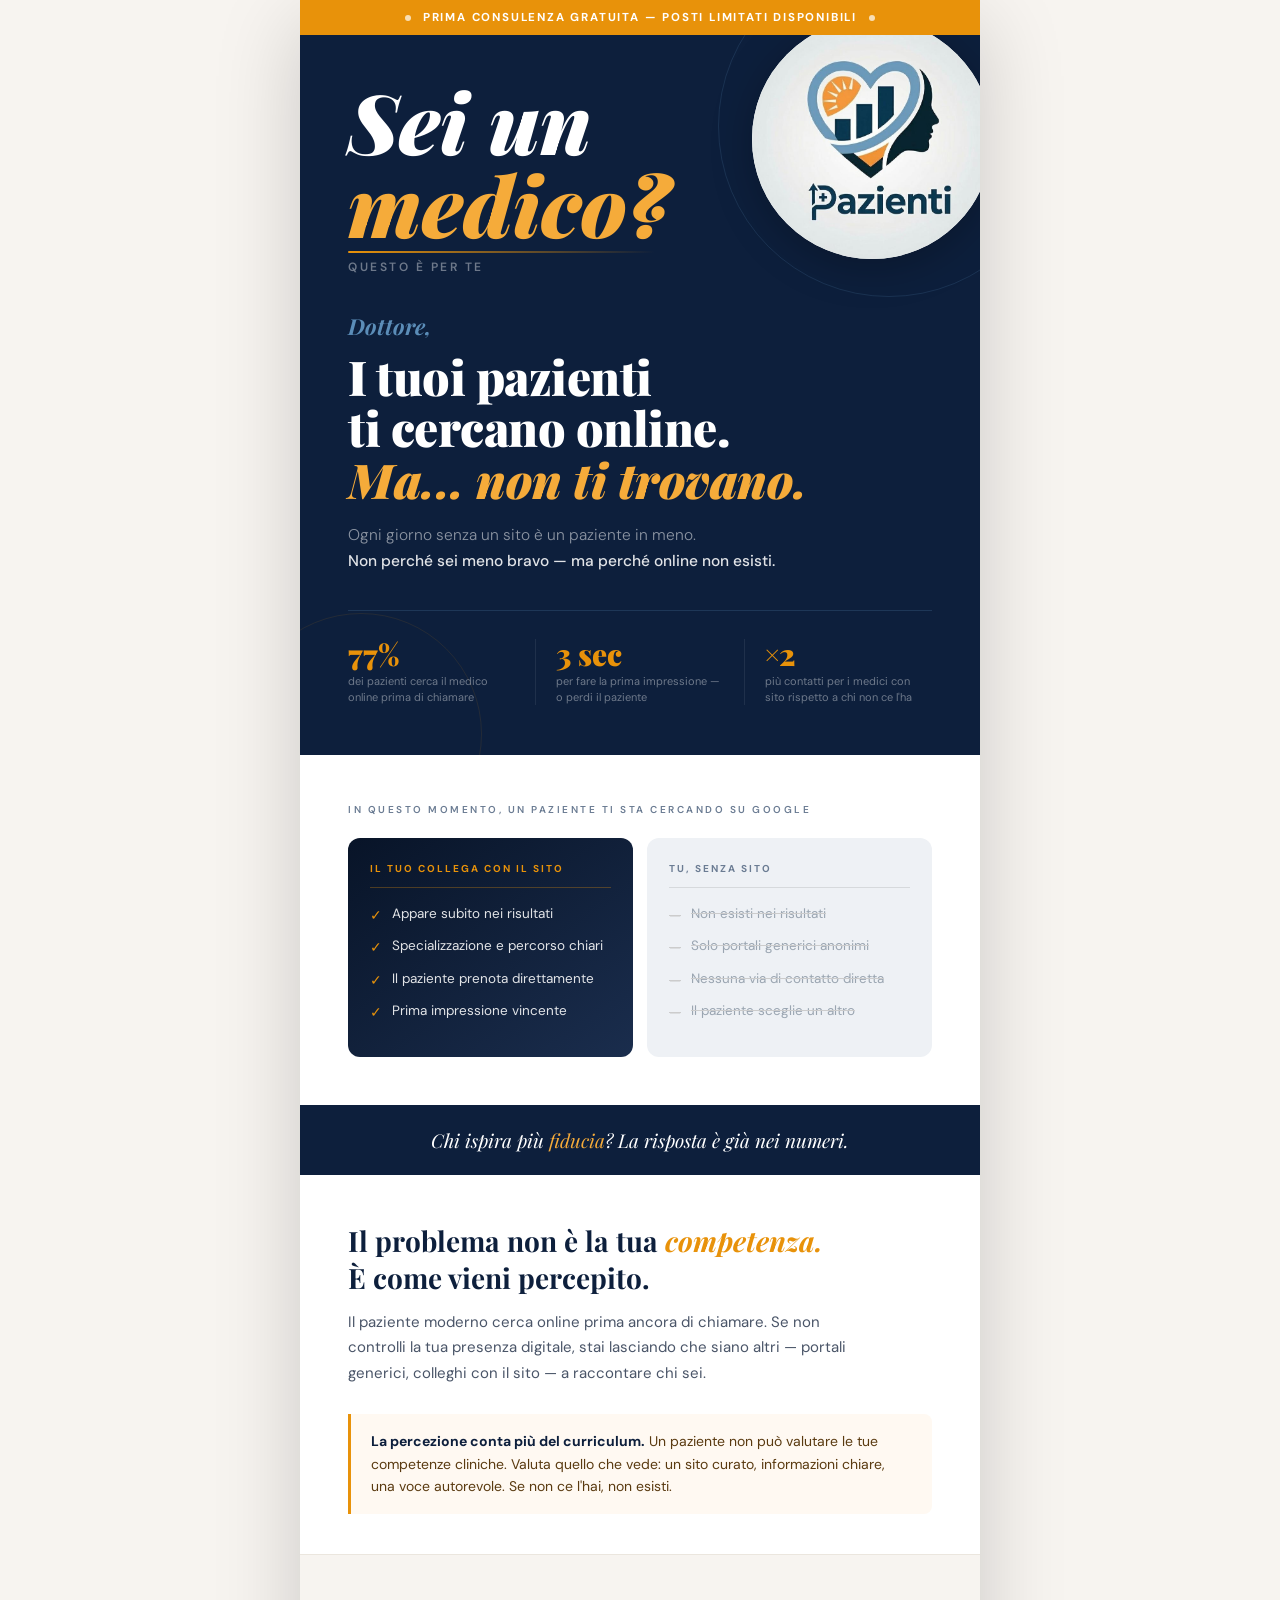
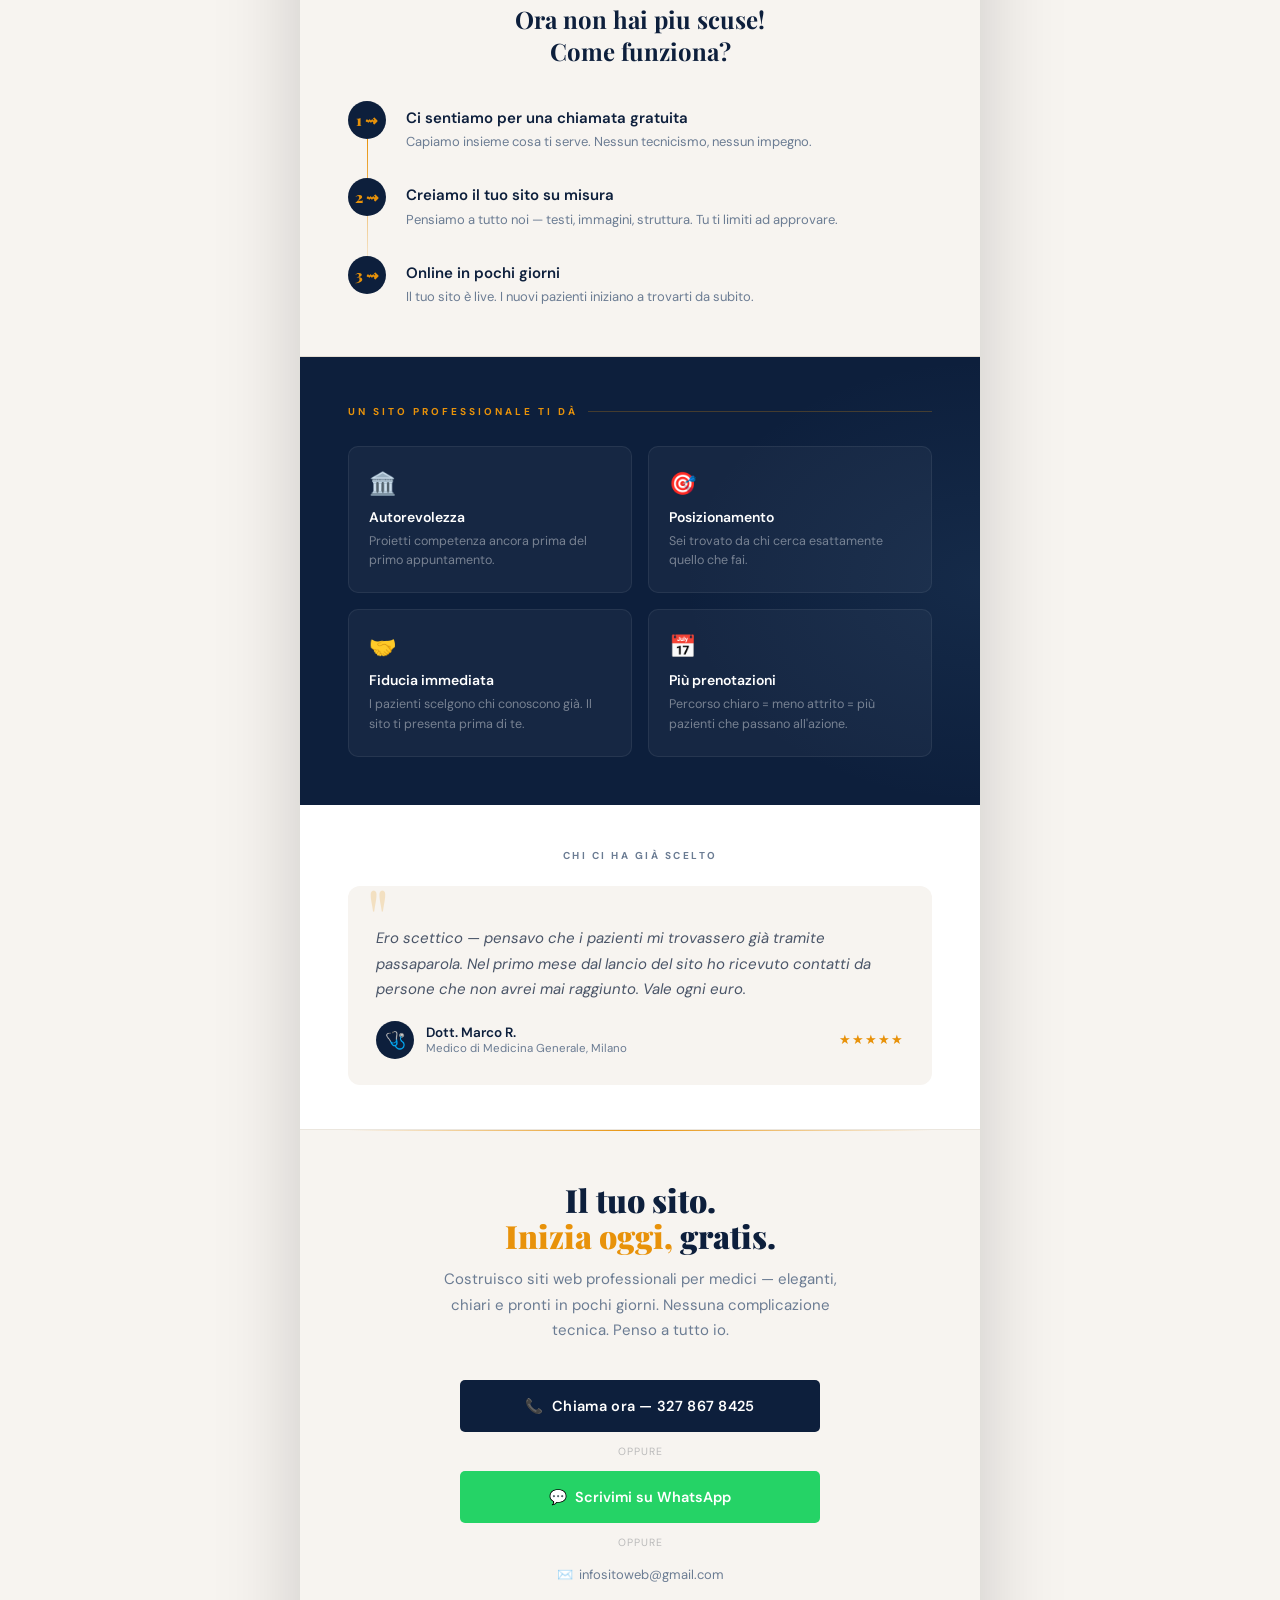
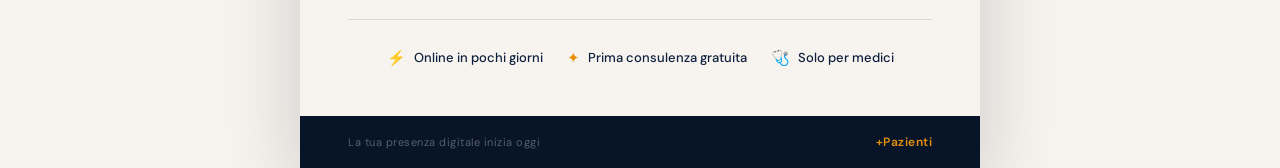
<file: VolantinoSitoWeb/VolantinoDigitale/VolantinoD_standalone.html>
<!DOCTYPE html>
<html lang="it">
<head>
  <meta charset="UTF-8">
  <meta name="viewport" content="width=device-width, initial-scale=1.0">
  <title>+Pazienti &mdash; Sito Web per Medici</title>
  <link href="https://fonts.googleapis.com/css2?family=Playfair+Display:ital,wght@0,700;0,900;1,700&family=DM+Sans:wght@300;400;500;600&display=swap" rel="stylesheet">
  <style>
/* ============================================
   +Pazienti — Volantino Digitale per Medici
   ============================================ */

/* ========== VARIABILI ========== */
:root {
  --navy:      #0d1f3c;
  --navy-deep: #081428;
  --orange:    #E8920A;
  --orange-lt: #F5AB3A;
  --blue-lt:   #5B8DB8;
  --cream:     #f7f4f0;
  --white:     #ffffff;
  --gray:      #6b7c93;
  --light-bg:  #eef1f5;
  --green-wa:  #25D366;
}

/* ========== RESET & BASE ========== */
* { margin: 0; padding: 0; box-sizing: border-box; }

body {
  background: var(--cream);
  font-family: 'DM Sans', sans-serif;
  color: var(--navy);
  min-height: 100vh;
}

.page {
  max-width: 680px;
  margin: 0 auto;
  background: var(--white);
  position: relative;
  overflow: hidden;
  box-shadow: 0 24px 80px rgba(0,0,0,0.18);
}

/* ========== URGENCY BANNER ========== */
.urgency-banner {
  background: var(--orange);
  padding: 10px 48px;
  text-align: center;
  font-size: 11.5px;
  font-weight: 700;
  letter-spacing: 1.8px;
  text-transform: uppercase;
  color: var(--white);
  display: flex;
  align-items: center;
  justify-content: center;
  gap: 12px;
}
.urgency-banner .dot {
  width: 6px; height: 6px;
  background: rgba(255,255,255,0.7);
  border-radius: 50%;
  display: inline-block;
  animation: blink 1.8s ease-in-out infinite;
}
@keyframes blink {
  0%,100% { opacity: 1; }
  50%      { opacity: 0.3; }
}

/* ========== HERO ========== */
.hero {
  background: var(--navy);
  padding: 44px 48px 50px;
  position: relative;
  overflow: hidden;
}
.hero::before {
  content: '';
  position: absolute;
  top: -80px; right: -80px;
  width: 340px; height: 340px;
  border-radius: 50%;
  border: 1px solid rgba(91,141,184,0.18);
}
.hero::after {
  content: '';
  position: absolute;
  bottom: -100px; left: -60px;
  width: 240px; height: 240px;
  border-radius: 50%;
  border: 1px solid rgba(232,146,10,0.1);
}

/* --- Hero top: badge occupa tutta la larghezza, logo assoluto in alto a destra --- */
.hero-top {
  position: relative;
  margin-bottom: 36px;
  z-index: 2;
  /* lascia spazio a destra per il logo sovrapposto */
  padding-right: 200px;
}

.hero-badge {
  display: flex;
  flex-direction: column;
  align-items: flex-start;
  gap: 6px;
}
.hero-badge-question {
  font-family: 'Playfair Display', serif;
  font-size: 83px;
  font-weight: 900;
  font-style: italic;
  color: var(--white);
  line-height: 1;
}
.hero-badge-question em {
  color: var(--orange-lt);
  font-style: italic;
}
.hero-badge-line {
  width: 80%;
  height: 2px;
  background: linear-gradient(90deg, var(--orange), transparent);
  border-radius: 2px;
}
.hero-badge-sub {
  font-size: 12px;
  font-weight: 600;
  letter-spacing: 2.5px;
  text-transform: uppercase;
  color: rgba(255,255,255,0.4);
}

/* --- Logo: sovrapposto al cerchio decorativo in alto a destra --- */
.logo-box {
  position: absolute;
  top: -60px;
  right: -60px;
  width: 240px; height: 240px;
  background: var(--white);
  border-radius: 50%;
  display: flex;
  align-items: center;
  justify-content: center;
  overflow: hidden;
  box-shadow: 0 8px 40px rgba(0,0,0,0.25);
  z-index: 3;
}
.logo-box img {
  width: 100%;
  height: 100%;
  object-fit: cover;
}

/* --- Headline hero --- */
.doctor-hook {
  font-family: 'Playfair Display', serif;
  font-size: 22px;
  font-weight: 700;
  font-style: italic;
  color: var(--blue-lt);
  margin-bottom: 10px;
  position: relative;
  z-index: 1;
}
.hero h1 {
  font-family: 'Playfair Display', serif;
  font-size: 48px;
  font-weight: 900;
  color: var(--white);
  line-height: 1.07;
  letter-spacing: -0.5px;
  margin-bottom: 12px;
  position: relative;
  z-index: 1;
}
.hero h1 em {
  font-style: italic;
  color: var(--orange-lt);
}
.hero-sub {
  font-size: 15.5px;
  color: rgba(255,255,255,0.52);
  font-weight: 300;
  margin-top: 18px;
  line-height: 1.65;
  max-width: 480px;
  position: relative;
  z-index: 1;
}
.hero-sub strong {
  color: rgba(255,255,255,0.88);
  font-weight: 500;
}

/* --- Statistiche --- */
.stat-row {
  display: flex;
  gap: 0;
  margin-top: 36px;
  padding-top: 28px;
  border-top: 1px solid rgba(91,141,184,0.22);
  position: relative;
  z-index: 1;
}
.stat-item {
  flex: 1;
  padding: 0 20px;
  display: flex;
  flex-direction: column;
  gap: 5px;
}
.stat-item:first-child { padding-left: 0; }
.stat-item:last-child  { padding-right: 0; }
.stat-number {
  font-family: 'Playfair Display', serif;
  font-size: 30px;
  font-weight: 900;
  color: var(--orange);
  line-height: 1;
}
.stat-label {
  font-size: 11px;
  color: rgba(255,255,255,0.4);
  line-height: 1.4;
}
.stat-divider {
  width: 1px;
  background: rgba(255,255,255,0.08);
  align-self: stretch;
}

/* ========== CONFRONTO ========== */
.section-pad { padding: 48px; }

.label-tag {
  display: block;
  font-size: 10px;
  font-weight: 600;
  letter-spacing: 2.5px;
  text-transform: uppercase;
  color: var(--gray);
  margin-bottom: 22px;
}
.comparison {
  display: grid;
  grid-template-columns: 1fr 1fr;
  gap: 14px;
}
.col {
  padding: 24px 22px;
  border-radius: 12px;
}
.col-a { background: linear-gradient(145deg, var(--navy-deep), #1a2d4d); }
.col-b { background: var(--light-bg); }

.col-label {
  font-size: 10px;
  font-weight: 700;
  letter-spacing: 2px;
  text-transform: uppercase;
  margin-bottom: 16px;
  padding-bottom: 12px;
  border-bottom: 1px solid rgba(255,255,255,0.1);
}
.col-a .col-label { color: var(--orange); border-color: rgba(232,146,10,0.3); }
.col-b .col-label { color: var(--gray); border-color: rgba(0,0,0,0.1); }

.col-item {
  display: flex;
  align-items: flex-start;
  gap: 10px;
  font-size: 13.5px;
  line-height: 1.45;
  margin-bottom: 11px;
}
.col-a .col-item { color: rgba(255,255,255,0.88); }
.col-b .col-item { color: #9aa5b1; text-decoration: line-through; text-decoration-color: #ccc; }

.check { color: var(--orange); font-size: 14px; flex-shrink: 0; margin-top: 1px; }
.cross { color: #bbb; font-size: 14px; flex-shrink: 0; margin-top: 1px; }

/* ========== DOMANDA BAR ========== */
.question-bar {
  background: var(--navy);
  padding: 22px 48px;
  text-align: center;
}
.question-bar p {
  font-family: 'Playfair Display', serif;
  font-size: 19px;
  color: var(--white);
  font-style: italic;
}
.question-bar p span { color: var(--orange-lt); }

/* ========== PROBLEMA ========== */
.problem-section {
  padding: 48px 48px 40px;
  background: var(--white);
  border-bottom: 1px solid #ebe6de;
}
.problem-section h2 {
  font-family: 'Playfair Display', serif;
  font-size: 28px;
  font-weight: 700;
  line-height: 1.3;
  color: var(--navy);
  margin-bottom: 14px;
}
.problem-section h2 em { font-style: italic; color: var(--orange); }
.problem-section p {
  font-size: 15px;
  line-height: 1.7;
  color: #4a5568;
  max-width: 520px;
}
.alert-box {
  margin-top: 28px;
  background: #fff9f2;
  border-left: 3px solid var(--orange);
  padding: 16px 20px;
  border-radius: 0 8px 8px 0;
  font-size: 14px;
  color: #5a3a10;
  line-height: 1.6;
}
.alert-box strong { color: var(--navy); }

/* ========== COME FUNZIONA ========== */
.how-section {
  padding: 48px;
  background: var(--cream);
  border-bottom: 1px solid #e4ddd3;
}
.how-title {
  font-family: 'Playfair Display', serif;
  font-size: 24px;
  font-weight: 700;
  color: var(--navy);
  margin-bottom: 34px;
  text-align: center;
}
.steps {
  display: flex;
  flex-direction: column;
  position: relative;
}
.steps::before {
  content: '';
  position: absolute;
  left: 19px;
  top: 38px; bottom: 38px;
  width: 1px;
  background: linear-gradient(180deg, var(--orange), rgba(232,146,10,0.08));
}
.step {
  display: flex;
  gap: 20px;
  align-items: flex-start;
  padding-bottom: 26px;
}
.step:last-child { padding-bottom: 0; }
.step-num {
  width: 38px; height: 38px;
  background: var(--navy);
  border-radius: 50%;
  display: flex;
  align-items: center;
  justify-content: center;
  font-family: 'Playfair Display', serif;
  font-size: 15px;
  font-weight: 900;
  color: var(--orange);
  flex-shrink: 0;
  position: relative;
  z-index: 1;
}
.step-title {
  font-size: 15px;
  font-weight: 600;
  color: var(--navy);
  margin-bottom: 4px;
  padding-top: 8px;
  line-height: 1.3;
}
.step-desc {
  font-size: 13px;
  color: var(--gray);
  line-height: 1.55;
}

/* ========== BENEFICI ========== */
.benefits-section {
  padding: 48px;
  background: var(--navy);
  position: relative;
  overflow: hidden;
}
.benefits-section::before {
  content: '';
  position: absolute;
  top: 0; right: 0;
  width: 300px; height: 100%;
  background: radial-gradient(ellipse at 100% 50%, rgba(91,141,184,0.1) 0%, transparent 70%);
}
.benefits-label {
  font-size: 10px;
  font-weight: 700;
  letter-spacing: 3px;
  text-transform: uppercase;
  color: var(--orange);
  margin-bottom: 28px;
  display: flex;
  align-items: center;
  gap: 10px;
}
.benefits-label::after {
  content: '';
  flex: 1;
  height: 1px;
  background: rgba(232,146,10,0.25);
}
.benefits-grid {
  display: grid;
  grid-template-columns: 1fr 1fr;
  gap: 16px;
}
.benefit-card {
  background: rgba(255,255,255,0.04);
  border: 1px solid rgba(255,255,255,0.07);
  border-radius: 10px;
  padding: 22px 20px;
  transition: border-color 0.3s;
}
.benefit-card:hover { border-color: rgba(232,146,10,0.35); }
.benefit-icon { font-size: 22px; margin-bottom: 10px; }
.benefit-title {
  font-size: 14px;
  font-weight: 600;
  color: var(--white);
  margin-bottom: 6px;
}
.benefit-desc {
  font-size: 12.5px;
  color: rgba(255,255,255,0.42);
  line-height: 1.55;
}

/* ========== SOCIAL PROOF ========== */
.proof-section {
  padding: 44px 48px;
  background: var(--white);
  border-bottom: 1px solid #ebe6de;
}
.proof-label {
  font-size: 10px;
  font-weight: 700;
  letter-spacing: 2.5px;
  text-transform: uppercase;
  color: var(--gray);
  margin-bottom: 24px;
  text-align: center;
}
.testimonial {
  background: var(--cream);
  border-radius: 12px;
  padding: 26px 28px;
  position: relative;
}
.testimonial::before {
  content: '"';
  font-family: 'Playfair Display', serif;
  font-size: 80px;
  color: var(--orange);
  opacity: 0.2;
  position: absolute;
  top: -10px; left: 18px;
  line-height: 1;
}
.testimonial-text {
  font-size: 15px;
  line-height: 1.7;
  color: #4a5568;
  font-style: italic;
  padding-top: 14px;
  margin-bottom: 18px;
}
.testimonial-author {
  display: flex;
  align-items: center;
  gap: 12px;
}
.author-avatar {
  width: 38px; height: 38px;
  background: var(--navy);
  border-radius: 50%;
  display: flex;
  align-items: center;
  justify-content: center;
  font-size: 17px;
  flex-shrink: 0;
}
.author-name {
  font-size: 13.5px;
  font-weight: 600;
  color: var(--navy);
}
.author-role {
  font-size: 11.5px;
  color: var(--gray);
}
.stars {
  color: var(--orange);
  font-size: 13px;
  letter-spacing: 1px;
  margin-left: auto;
}

/* ========== CTA ========== */
.cta-section {
  padding: 52px 48px 48px;
  text-align: center;
  background: var(--cream);
  position: relative;
}
.cta-section::before {
  content: '';
  position: absolute;
  top: 0; left: 48px; right: 48px;
  height: 1px;
  background: linear-gradient(90deg, transparent, var(--orange), transparent);
}
.cta-section h2 {
  font-family: 'Playfair Display', serif;
  font-size: 32px;
  font-weight: 900;
  color: var(--navy);
  line-height: 1.15;
  margin-bottom: 12px;
}
.cta-section h2 span { color: var(--orange); }
.cta-sub {
  font-size: 15px;
  color: var(--gray);
  margin: 0 auto 36px;
  line-height: 1.7;
  max-width: 400px;
}
.cta-buttons {
  display: flex;
  flex-direction: column;
  gap: 11px;
  align-items: center;
}
.btn-primary {
  background: var(--navy);
  color: var(--white);
  padding: 17px 40px;
  border-radius: 5px;
  font-size: 14.5px;
  font-weight: 600;
  letter-spacing: 0.3px;
  text-decoration: none;
  display: inline-flex;
  align-items: center;
  justify-content: center;
  gap: 10px;
  width: 100%;
  max-width: 360px;
  transition: background 0.2s, transform 0.15s;
}
.btn-primary:hover { background: #1a2d4d; transform: translateY(-1px); }

.btn-whatsapp {
  background: var(--green-wa);
  color: var(--white);
  padding: 17px 40px;
  border-radius: 5px;
  font-size: 14.5px;
  font-weight: 600;
  text-decoration: none;
  display: inline-flex;
  align-items: center;
  justify-content: center;
  gap: 10px;
  width: 100%;
  max-width: 360px;
  transition: background 0.2s, transform 0.15s;
}
.btn-whatsapp:hover { background: #1ebe5d; transform: translateY(-1px); }

.divider-or {
  font-size: 10.5px;
  color: #bbb;
  letter-spacing: 1px;
  text-transform: uppercase;
  margin: 2px 0;
}
.btn-email {
  font-size: 13px;
  color: var(--gray);
  display: flex;
  align-items: center;
  gap: 8px;
  margin-top: 4px;
}
.contact-row {
  display: flex;
  justify-content: center;
  gap: 24px;
  margin-top: 36px;
  padding-top: 28px;
  border-top: 1px solid #e0d8cc;
  flex-wrap: wrap;
}
.contact-item {
  display: flex;
  align-items: center;
  gap: 8px;
  font-size: 13px;
  color: var(--navy);
  font-weight: 500;
}
.contact-item .ico { color: var(--orange); font-size: 15px; }

/* ========== FOOTER ========== */
.footer {
  background: var(--navy-deep);
  padding: 18px 48px;
  display: flex;
  justify-content: space-between;
  align-items: center;
}
.footer-tagline {
  font-size: 11px;
  color: rgba(255,255,255,0.32);
  letter-spacing: 0.5px;
}
.footer-brand {
  font-size: 12px;
  color: var(--orange);
  font-weight: 600;
  letter-spacing: 0.5px;
}

/* ========== RESPONSIVE — TABLET (max 600px) ========== */
@media (max-width: 600px) {

  .urgency-banner { padding: 10px 20px; font-size: 10px; letter-spacing: 1px; }

  .hero { padding: 28px 24px 36px; }

  .hero-top { padding-right: 120px; margin-bottom: 24px; }

  .hero-badge-question { font-size: 32px; }
  .hero-badge-sub      { font-size: 10px; letter-spacing: 1.5px; }

  .logo-box { width: 140px; height: 140px; top: -40px; right: -30px; }

  .doctor-hook { font-size: 17px; }

  .hero h1 { font-size: 32px; }

  .hero-sub { font-size: 13.5px; margin-top: 14px; }

  .stat-row   { margin-top: 28px; padding-top: 20px; }
  .stat-item  { padding: 0 10px; }
  .stat-number { font-size: 20px; }
  .stat-label  { font-size: 10px; }

  .section-pad      { padding: 32px 24px; }
  .question-bar     { padding: 18px 24px; }
  .problem-section  { padding: 32px 24px 28px; }
  .how-section      { padding: 32px 24px; }
  .benefits-section { padding: 32px 24px; }
  .proof-section    { padding: 32px 24px; }
  .cta-section      { padding: 36px 24px 32px; }
  .footer           { padding: 16px 24px; }

  .comparison    { grid-template-columns: 1fr; gap: 12px; }
  .benefits-grid { grid-template-columns: 1fr 1fr; gap: 10px; }

  .problem-section h2 { font-size: 22px; }
  .how-title          { font-size: 20px; }
  .cta-section h2     { font-size: 26px; }
  .question-bar p     { font-size: 16px; }

  .contact-row { gap: 14px; }
  .contact-item { font-size: 12px; }

  .cta-section::before { left: 24px; right: 24px; }

  .btn-primary,
  .btn-whatsapp { font-size: 13.5px; padding: 15px 24px; }
}

/* ========== RESPONSIVE — MOBILE S (max 400px) ========== */
@media (max-width: 400px) {
  .hero-top { padding-right: 100px; }
  .hero-badge-question { font-size: 26px; }
  .logo-box { width: 110px; height: 110px; top: -30px; right: -20px; }
  .hero h1    { font-size: 28px; }
  .stat-row   { flex-direction: column; gap: 16px; padding-top: 16px; }
  .stat-divider { display: none; }
  .stat-item  { padding: 0; flex-direction: row; align-items: baseline; gap: 10px; }
  .stat-number { font-size: 24px; }
  .stat-label  { font-size: 11px; max-width: none; }
  .benefits-grid { grid-template-columns: 1fr; }
}

/* ========== STAMPA ========== */
@media print {
  body { background: white; }
  .page { max-width: 100%; box-shadow: none; }
  .urgency-banner .dot { animation: none; }
}

</style>
</head>
<body>
<div class="page">

  <!-- URGENCY BANNER -->
  <div class="urgency-banner">
    <span class="dot"></span>
    Prima consulenza gratuita &mdash; Posti limitati disponibili
    <span class="dot"></span>
  </div>

  <!-- HERO -->
  <div class="hero">
    <div class="hero-top">
      <div class="hero-badge">
        <div class="hero-badge-question">Sei un <em>medico?</em></div>
        <div class="hero-badge-line"></div>
        <div class="hero-badge-sub">Questo è per te</div>
      </div>
      <div class="logo-box">
        <img src='[data-uri]' alt="+Pazienti">
      </div>
    </div>

    <div class="doctor-hook">Dottore,</div>
    <h1>I tuoi pazienti<br>ti cercano online.<br><em>Ma... non ti trovano.</em></h1>
    <p class="hero-sub">
      Ogni giorno senza un sito è un paziente in meno.<br>
      <strong>Non perché sei meno bravo &mdash; ma perché online non esisti.</strong>
    </p>

    <div class="stat-row">
      <div class="stat-item">
        <span class="stat-number">77%</span>
        <span class="stat-label">dei pazienti cerca il medico online prima di chiamare</span>
      </div>
      <div class="stat-divider"></div>
      <div class="stat-item">
        <span class="stat-number">3 sec</span>
        <span class="stat-label">per fare la prima impressione &mdash; o perdi il paziente</span>
      </div>
      <div class="stat-divider"></div>
      <div class="stat-item">
        <span class="stat-number">&times;2</span>
        <span class="stat-label">più contatti per i medici con sito rispetto a chi non ce l'ha</span>
      </div>
    </div>
  </div>

  <!-- CONFRONTO -->
  <div class="section-pad">
    <span class="label-tag">In questo momento, un paziente ti sta cercando su Google</span>
    <div class="comparison">
      <div class="col col-a">
        <div class="col-label">Il tuo collega con il sito</div>
        <div class="col-item"><span class="check">&#10003;</span> Appare subito nei risultati</div>
        <div class="col-item"><span class="check">&#10003;</span> Specializzazione e percorso chiari</div>
        <div class="col-item"><span class="check">&#10003;</span> Il paziente prenota direttamente</div>
        <div class="col-item"><span class="check">&#10003;</span> Prima impressione vincente</div>
      </div>
      <div class="col col-b">
        <div class="col-label">Tu, senza sito</div>
        <div class="col-item"><span class="cross">&mdash;</span> Non esisti nei risultati</div>
        <div class="col-item"><span class="cross">&mdash;</span> Solo portali generici anonimi</div>
        <div class="col-item"><span class="cross">&mdash;</span> Nessuna via di contatto diretta</div>
        <div class="col-item"><span class="cross">&mdash;</span> Il paziente sceglie un altro</div>
      </div>
    </div>
  </div>

  <!-- DOMANDA -->
  <div class="question-bar">
    <p>Chi ispira più <span>fiducia</span>? La risposta è già nei numeri.</p>
  </div>

  <!-- PROBLEMA -->
  <div class="problem-section">
    <h2>Il problema non è la tua <em>competenza.</em><br>È come vieni percepito.</h2>
    <p>
      Il paziente moderno cerca online prima ancora di chiamare. Se non controlli la tua presenza digitale, stai lasciando che siano altri &mdash; portali generici, colleghi con il sito &mdash; a raccontare chi sei.
    </p>
    <div class="alert-box">
      <strong>La percezione conta più del curriculum.</strong> Un paziente non può valutare le tue competenze cliniche. Valuta quello che vede: un sito curato, informazioni chiare, una voce autorevole. Se non ce l'hai, non esisti.
    </div>
  </div>

  <!-- COME FUNZIONA -->
  <div class="how-section">
    <div class="how-title">Ora non hai piu scuse! <br> Come funziona? </div>
    <div class="steps">
      <div class="step">
        <div class="step-num">1 ⇝ </div>
        <div class="step-content">
          <div class="step-title">Ci sentiamo per una chiamata gratuita</div>
          <div class="step-desc">Capiamo insieme cosa ti serve. Nessun tecnicismo, nessun impegno.</div>
        </div>
      </div>
      <div class="step">
        <div class="step-num">2 ⇝ </div>
        <div class="step-content">
          <div class="step-title">Creiamo il tuo sito su misura</div>
          <div class="step-desc">Pensiamo a tutto noi &mdash; testi, immagini, struttura. Tu ti limiti ad approvare.</div>
        </div>
      </div>
      <div class="step">
        <div class="step-num">3 ⇝ </div>
        <div class="step-content">
          <div class="step-title">Online in pochi giorni</div>
          <div class="step-desc">Il tuo sito è live. I nuovi pazienti iniziano a trovarti da subito.</div>
        </div>
      </div>
    </div>
  </div>

  <!-- BENEFICI -->
  <div class="benefits-section">
    <div class="benefits-label">Un sito professionale ti dà</div>
    <div class="benefits-grid">
      <div class="benefit-card">
        <div class="benefit-icon">🏛️</div>
        <div class="benefit-title">Autorevolezza</div>
        <div class="benefit-desc">Proietti competenza ancora prima del primo appuntamento.</div>
      </div>
      <div class="benefit-card">
        <div class="benefit-icon">🎯</div>
        <div class="benefit-title">Posizionamento</div>
        <div class="benefit-desc">Sei trovato da chi cerca esattamente quello che fai.</div>
      </div>
      <div class="benefit-card">
        <div class="benefit-icon">🤝</div>
        <div class="benefit-title">Fiducia immediata</div>
        <div class="benefit-desc">I pazienti scelgono chi conoscono già. Il sito ti presenta prima di te.</div>
      </div>
      <div class="benefit-card">
        <div class="benefit-icon">📅</div>
        <div class="benefit-title">Più prenotazioni</div>
        <div class="benefit-desc">Percorso chiaro = meno attrito = più pazienti che passano all'azione.</div>
      </div>
    </div>
  </div>

  <!-- SOCIAL PROOF -->
  <div class="proof-section">
    <div class="proof-label">Chi ci ha già scelto</div>
    <div class="testimonial">
      <p class="testimonial-text">
        Ero scettico &mdash; pensavo che i pazienti mi trovassero già tramite passaparola. Nel primo mese dal lancio del sito ho ricevuto contatti da persone che non avrei mai raggiunto. Vale ogni euro.
      </p>
      <div class="testimonial-author">
        <div class="author-avatar">🩺</div>
        <div>
          <div class="author-name">Dott. Marco R.</div>
          <div class="author-role">Medico di Medicina Generale, Milano</div>
        </div>
        <div class="stars">&#9733;&#9733;&#9733;&#9733;&#9733;</div>
      </div>
    </div>
  </div>

  <!-- CTA -->
  <div class="cta-section">
    <h2>Il tuo sito.<br><span>Inizia oggi,</span> gratis.</h2>
    <p class="cta-sub">
      Costruisco siti web professionali per medici &mdash; eleganti, chiari e pronti in pochi giorni.
      Nessuna complicazione tecnica. Penso a tutto io.
    </p>
    <div class="cta-buttons">
      <a href="tel:3278678425" class="btn-primary">
        📞 &nbsp;Chiama ora &mdash; 327 867 8425
      </a>
      <div class="divider-or">oppure</div>
      <a href="https://wa.me/393278678425" class="btn-whatsapp">
        💬 &nbsp;Scrivimi su WhatsApp
      </a>
      <div class="divider-or">oppure</div>
      <div class="btn-email">✉️ &nbsp;infositoweb@gmail.com</div>
    </div>

    <div class="contact-row">
      <div class="contact-item">
        <span class="ico">⚡</span>
        <span>Online in pochi giorni</span>
      </div>
      <div class="contact-item">
        <span class="ico">✦</span>
        <span>Prima consulenza gratuita</span>
      </div>
      <div class="contact-item">
        <span class="ico">🩺</span>
        <span>Solo per medici</span>
      </div>
    </div>
  </div>

  <!-- FOOTER -->
  <div class="footer">
    <span class="footer-tagline">La tua presenza digitale inizia oggi</span>
    <span class="footer-brand">+Pazienti</span>
  </div>

</div>
</body>
</html>
</file>
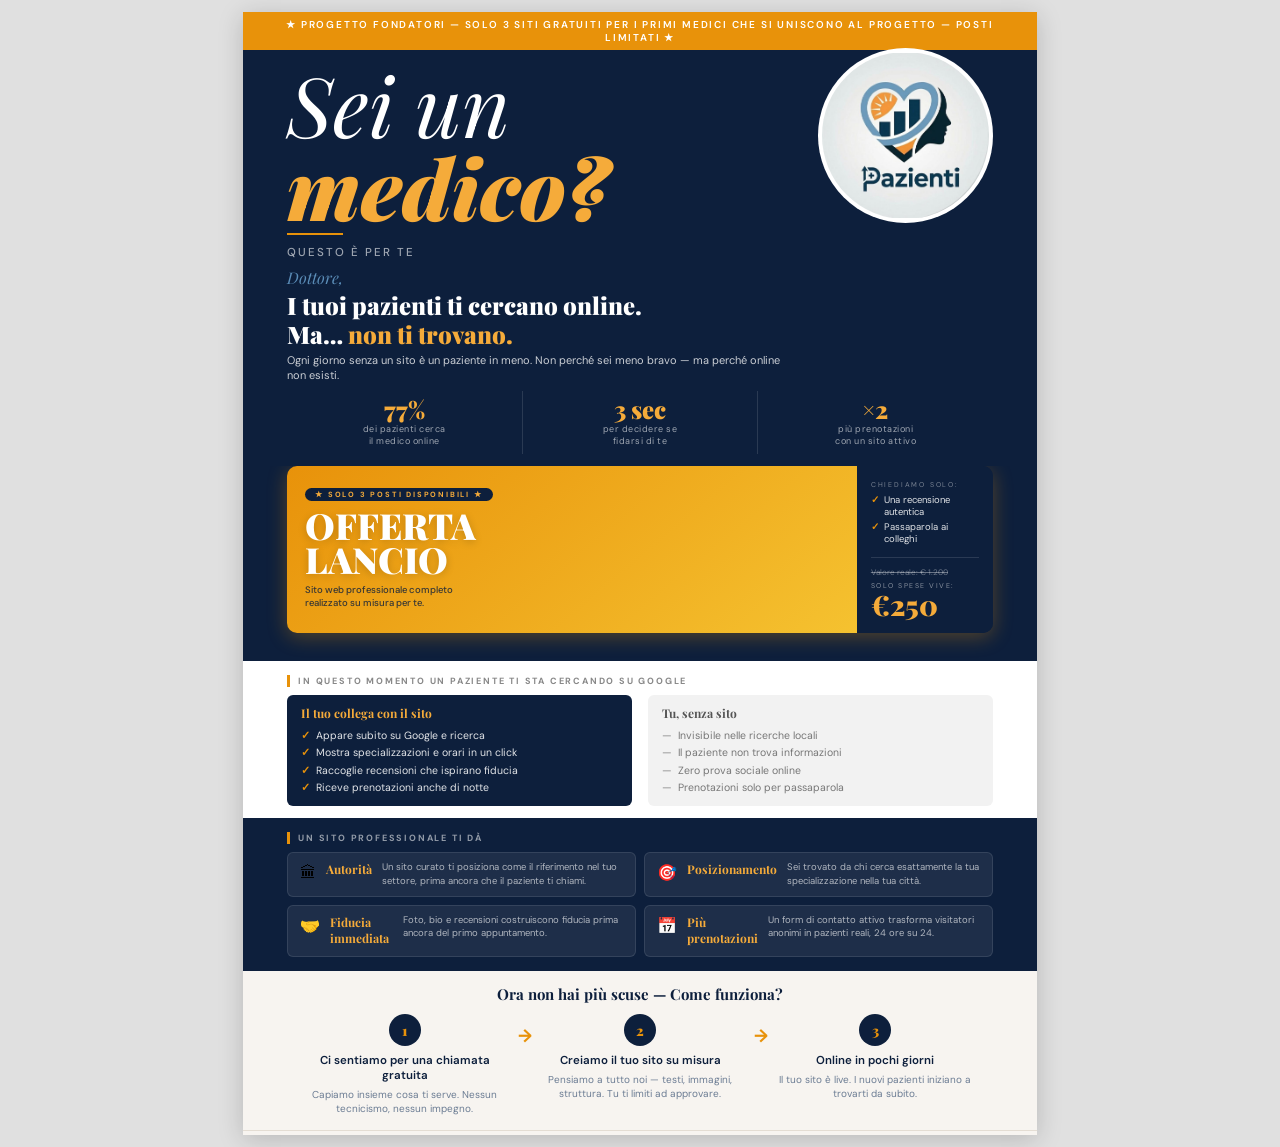
<file: VolantinoSitoWeb/VolantinoDigitale/VolantinoCartaceo/VolantinoC.html>
<!DOCTYPE html>
<html lang="it">
<head>
<meta charset="UTF-8">
<meta name="viewport" content="width=device-width, initial-scale=1.0">
<title>Volantino Medici &mdash; Sito Web Professionale</title>
<link href="https://fonts.googleapis.com/css2?family=Playfair+Display:ital,wght@0,700;0,900;1,400;1,700;1,900&family=DM+Sans:wght@300;400;500;600;700&display=swap" rel="stylesheet">
<style>
  /* ===== RESET & BASE ===== */
  *, *::before, *::after { box-sizing: border-box; margin: 0; padding: 0; }

  body {
    font-family: 'DM Sans', sans-serif;
    background: #e0e0e0;
    -webkit-print-color-adjust: exact;
    print-color-adjust: exact;
  }

  /* ===== PRINT ===== */
  @page { size: A4; margin: 0; }
  @media print {
    body { background: none; -webkit-print-color-adjust: exact; print-color-adjust: exact; }
    .page { box-shadow: none; margin: 0; }
  }

  /* ===== PAGE ===== */
  .page {
    width: 210mm;
    height: 297mm;
    margin: 12px auto;
    background: #ffffff;
    position: relative;
    overflow: hidden;
    display: flex;
    flex-direction: column;
    box-shadow: 0 4px 24px rgba(0,0,0,0.18);
  }

  /* ===== 1. TOP STRIP ===== */
  .top-strip {
    background: #E8920A;
    text-align: center;
    padding: 6px 20px;
    color: #ffffff;
    font-family: 'DM Sans', sans-serif;
    font-size: 10px;
    font-weight: 600;
    letter-spacing: 1.8px;
    text-transform: uppercase;
  }

  /* ===== 2. HERO ===== */
  .hero {
    background: #0d1f3c;
    padding: 12px 44px 12px 44px;
    position: relative;
    flex-shrink: 0;
  }

  .hero-top {
    display: flex;
    align-items: flex-start;
    justify-content: space-between;
    margin-bottom: 6px;
  }

  .hero-headline-block { flex: 1; padding-right: 16px; }

  .hero-sei {
    font-family: 'Playfair Display', serif;
    font-style: italic;
    font-weight: 400;
    font-size: 83px;
    color: #ffffff;
    line-height: 1;
    display: block;
  }
  .hero-medico {
    font-family: 'Playfair Display', serif;
    font-style: italic;
    font-weight: 900;
    font-size: 83px;
    color: #F5AB3A;
    line-height: 1;
    display: block;
  }
  .hero-divider { width: 56px; height: 2px; background: #E8920A; margin: 5px 0; }
  .hero-sub {
    font-size: 11.5px;
    letter-spacing: 2px;
    text-transform: uppercase;
    color: rgba(255,255,255,0.6);
    font-weight: 500;
  }

  /* Logo circle */
  .hero-logo-wrap {
    flex-shrink: 0;
    width: 175px;
    height: 175px;
    border-radius: 50%;
    background: #ffffff;
    display: flex;
    align-items: center;
    justify-content: center;
    overflow: hidden;
    border: 4px solid rgba(255,255,255,0.25);
    margin-top: -14px;
  }
  .hero-logo-wrap img {
    width: 220px;
    height: 217px;
    object-fit: contain;
    border-radius: 50%;
  }

  /* Hero body text */
  .hero-dottore {
    font-family: 'Playfair Display', serif;
    font-style: italic;
    font-size: 16px;
    color: #5B8DB8;
    margin-bottom: 3px;
  }
  .hero-claim {
    font-family: 'Playfair Display', serif;
    font-weight: 900;
    font-size: 24px;
    color: #ffffff;
    line-height: 1.2;
    margin-bottom: 4px;
  }
  .hero-claim em { color: #F5AB3A; font-style: normal; }
  .hero-desc {
    font-size: 11px;
    color: rgba(255,255,255,0.78);
    line-height: 1.4;
    max-width: 500px;
    margin-bottom: 8px;
  }

  /* Stats */
  .stats-row { display: flex; gap: 0; }
  .stat-item {
    flex: 1;
    text-align: center;
    padding: 6px 6px;
    border-right: 1px solid rgba(255,255,255,0.12);
  }
  .stat-item:last-child { border-right: none; }
  .stat-num {
    font-family: 'Playfair Display', serif;
    font-weight: 900;
    font-size: 24px;
    color: #F5AB3A;
    line-height: 1;
  }
  .stat-label {
    font-size: 9px;
    color: rgba(255,255,255,0.6);
    letter-spacing: 0.5px;
    margin-top: 3px;
    line-height: 1.3;
  }

  /* ===== 3. CONFRONTO ===== */
  .confronto {
    background: #ffffff;
    padding: 14px 44px 12px 44px;
  }
  .section-tag {
    font-size: 9px;
    font-weight: 700;
    letter-spacing: 1.8px;
    text-transform: uppercase;
    color: #888;
    margin-bottom: 8px;
    border-left: 3px solid #E8920A;
    padding-left: 8px;
  }
  .confronto-cols { display: flex; gap: 16px; }
  .col-con, .col-senza { flex: 1; padding: 10px 14px; border-radius: 6px; }
  .col-con { background: #0d1f3c; }
  .col-senza { background: #f2f2f2; }
  .col-title {
    font-family: 'Playfair Display', serif;
    font-weight: 700;
    font-size: 12px;
    margin-bottom: 7px;
  }
  .col-con .col-title { color: #F5AB3A; }
  .col-senza .col-title { color: #555; }
  .check-list { list-style: none; }
  .check-list li {
    font-size: 10.5px;
    padding: 1.5px 0;
    display: flex;
    align-items: flex-start;
    gap: 6px;
    line-height: 1.35;
  }
  .col-con .check-list li { color: rgba(255,255,255,0.88); }
  .col-senza .check-list li { color: #777; }
  .check-icon { color: #E8920A; font-weight: 700; flex-shrink: 0; }
  .col-senza .check-icon { color: #aaa; }

  /* ===== 4. BENEFICI ===== */
  .benefici {
    background: #0d1f3c;
    padding: 14px 44px;
  }
  .benefici .section-tag {
    color: rgba(255,255,255,0.55);
    border-left-color: #E8920A;
    margin-bottom: 8px;
  }
  .benefici-grid {
    display: grid;
    grid-template-columns: 1fr 1fr;
    gap: 8px;
  }
  .bene-card {
    background: rgba(255,255,255,0.07);
    border-radius: 6px;
    padding: 8px 12px;
    border: 1px solid rgba(255,255,255,0.1);
    display: flex;
    align-items: flex-start;
    gap: 10px;
  }
  .bene-icon { font-size: 16px; flex-shrink: 0; margin-top: 1px; }
  .bene-title {
    font-family: 'Playfair Display', serif;
    font-weight: 700;
    font-size: 12px;
    color: #F5AB3A;
    margin-bottom: 2px;
  }
  .bene-desc { font-size: 9.5px; color: rgba(255,255,255,0.65); line-height: 1.4; }

  /* ===== 5. COME FUNZIONA ===== */
  .come-funziona {
    background: #f7f4f0;
    padding: 13px 44px;
    border-bottom: 1px solid #e4ddd3;
  }
  .cf-title {
    font-family: 'Playfair Display', serif;
    font-size: 15px;
    font-weight: 700;
    color: #0d1f3c;
    text-align: center;
    margin-bottom: 10px;
  }
  .cf-steps {
    display: flex;
    gap: 0;
    align-items: flex-start;
    justify-content: space-between;
  }
  .cf-step {
    flex: 1;
    display: flex;
    flex-direction: column;
    align-items: center;
    text-align: center;
    padding: 0 12px;
    position: relative;
  }
  /* freccia tra gli step */
  .cf-step:not(:last-child)::after {
    content: '\2192';
    position: absolute;
    right: -10px;
    top: 10px;
    font-size: 18px;
    color: #E8920A;
    font-weight: 700;
  }
  .cf-num {
    width: 32px; height: 32px;
    background: #0d1f3c;
    border-radius: 50%;
    display: flex;
    align-items: center;
    justify-content: center;
    font-family: 'Playfair Display', serif;
    font-size: 14px;
    font-weight: 900;
    color: #E8920A;
    margin-bottom: 8px;
    flex-shrink: 0;
  }
  .cf-step-title {
    font-size: 11.5px;
    font-weight: 600;
    color: #0d1f3c;
    margin-bottom: 4px;
    line-height: 1.3;
  }
  .cf-step-desc {
    font-size: 10px;
    color: #6b7c93;
    line-height: 1.45;
  }

  /* ===== 6. CTA ===== */
  .cta {
    background: #f7f4f0;
    padding: 12px 44px 10px 44px;
    text-align: center;
  }
  .cta-title {
    font-family: 'Playfair Display', serif;
    font-weight: 900;
    font-size: 26px;
    color: #0d1f3c;
    line-height: 1.2;
    margin-bottom: 6px;
  }
  .cta-subtitle { font-size: 11px; color: #666; margin-bottom: 10px; }
  .cta-contacts {
    display: flex;
    gap: 16px;
    justify-content: center;
    align-items: center;
    margin-bottom: 10px;
  }
  .cta-col { flex: 1; text-align: center; max-width: 200px; }
  .cta-col-divider { width: 1px; height: 60px; background: #d0c8bc; flex-shrink: 0; }
  .cta-phone {
    font-family: 'Playfair Display', serif;
    font-weight: 700;
    font-size: 20px;
    color: #0d1f3c;
    line-height: 1.1;
  }
  .cta-label {
    font-size: 10px;
    font-weight: 600;
    letter-spacing: 1px;
    text-transform: uppercase;
    color: #E8920A;
    margin-top: 4px;
  }
  .cta-email {
    font-size: 13px;
    font-weight: 500;
    color: #0d1f3c;
    line-height: 1.2;
    word-break: break-all;
  }

  /* QR placeholder */
  .qr-placeholder {
    width: 70px;
    height: 70px;
    border: 2px solid #0d1f3c;
    border-radius: 4px;
    display: flex;
    align-items: center;
    justify-content: center;
    margin: 0 auto;
    background: #fff;
  }
  .qr-placeholder span {
    font-size: 8.5px;
    color: #0d1f3c;
    text-align: center;
    line-height: 1.35;
    font-weight: 500;
    padding: 4px;
  }

  /* ===== PROMO CARD FONDATORI ===== */
  .promo-card {
    display: flex;
    border-radius: 10px;
    overflow: hidden;
    margin-bottom: 12px;
    box-shadow: 0 4px 20px rgba(232,146,10,0.32);
  }
  .promo-left {
    flex: 1;
    background: linear-gradient(140deg, #E8920A 0%, #F5C230 100%);
    padding: 14px 18px 14px 18px;
    display: flex;
    flex-direction: column;
    justify-content: center;
  }
  .promo-pill {
    display: inline-block;
    background: #0d1f3c;
    color: #F5AB3A;
    font-size: 7.5px;
    font-weight: 700;
    letter-spacing: 1.8px;
    text-transform: uppercase;
    padding: 2px 10px;
    border-radius: 20px;
    margin-bottom: 7px;
    align-self: flex-start;
  }
  .promo-lancio {
    font-family: 'Playfair Display', serif;
    font-weight: 900;
    font-size: 36px;
    color: #ffffff;
    line-height: 0.95;
    text-shadow: 0 2px 8px rgba(0,0,0,0.18);
    margin-bottom: 7px;
  }
  .promo-desc {
    font-size: 9.5px;
    color: rgba(13,31,60,0.82);
    line-height: 1.4;
    font-weight: 500;
  }
  .promo-right {
    width: 136px;
    flex-shrink: 0;
    background: #0d1f3c;
    padding: 14px 14px;
    display: flex;
    flex-direction: column;
    justify-content: center;
  }
  .promo-ask-title {
    font-size: 7px;
    color: rgba(255,255,255,0.45);
    text-transform: uppercase;
    letter-spacing: 1.8px;
    margin-bottom: 5px;
  }
  .promo-ask-item {
    font-size: 9.5px;
    color: rgba(255,255,255,0.88);
    margin-bottom: 3px;
    display: flex;
    gap: 5px;
    align-items: flex-start;
  }
  .promo-check { color: #E8920A; font-weight: 700; flex-shrink: 0; }
  .promo-divider {
    height: 1px;
    background: rgba(255,255,255,0.12);
    margin: 9px 0;
  }
  /* ===== SEZIONE OFFERTA LANCIO ===== */
  .promo-section {
    background: #0d1f3c;
    padding: 0 44px 16px 44px;
  }

  .promo-was {
    font-size: 8px;
    color: rgba(255,255,255,0.38);
    margin-bottom: 4px;
    text-decoration: line-through;
  }
  .promo-price-label {
    font-size: 7px;
    color: rgba(255,255,255,0.5);
    text-transform: uppercase;
    letter-spacing: 1.5px;
    margin-bottom: 1px;
  }
  .promo-free {
    font-family: 'Playfair Display', serif;
    font-weight: 900;
    font-size: 28px;
    color: #F5AB3A;
    line-height: 1;
  }

  /* Badges */
  .cta-badges { display: flex; gap: 10px; justify-content: center; flex-wrap: wrap; }
  .badge {
    background: #0d1f3c;
    color: #ffffff;
    font-size: 9.5px;
    font-weight: 500;
    padding: 5px 12px;
    border-radius: 20px;
    letter-spacing: 0.4px;
  }

  /* ===== 6. FOOTER ===== */
  .footer {
    background: #0a1828;
    padding: 7px 44px;
    display: flex;
    align-items: center;
    justify-content: space-between;
  }
  .footer-tagline { font-size: 9px; color: rgba(255,255,255,0.6); }
  .footer-brand {
    font-family: 'Playfair Display', serif;
    font-weight: 900;
    font-size: 14px;
    color: #E8920A;
    letter-spacing: -0.5px;
  }
</style>
</head>
<body>
<div class="page">

  <!-- 1. TOP STRIP -->
  <div class="top-strip">&#9733; Progetto Fondatori &mdash; Solo 3 siti gratuiti per i primi medici che si uniscono al progetto &mdash; Posti Limitati &#9733;</div>

  <!-- 2. HERO -->
  <section class="hero">
    <div class="hero-top">
      <div class="hero-headline-block">
        <span class="hero-sei">Sei un</span>
        <span class="hero-medico">medico?</span>
        <div class="hero-divider"></div>
        <span class="hero-sub">Questo &egrave; per te</span>
      </div>
      <div class="hero-logo-wrap">
        <img src="[data-uri]" alt="Logo" />
      </div>
    </div>

    <p class="hero-dottore">Dottore,</p>
    <h1 class="hero-claim">I tuoi pazienti ti cercano online.<br>Ma&hellip; <em>non ti trovano.</em></h1>
    <p class="hero-desc">Ogni giorno senza un sito &egrave; un paziente in meno. Non perch&eacute; sei meno bravo &mdash; ma perch&eacute; online non esisti.</p>

    <div class="stats-row">
      <div class="stat-item">
        <div class="stat-num">77%</div>
        <div class="stat-label">dei pazienti cerca<br>il medico online</div>
      </div>
      <div class="stat-item">
        <div class="stat-num">3 sec</div>
        <div class="stat-label">per decidere se<br>fidarsi di te</div>
      </div>
      <div class="stat-item">
        <div class="stat-num">&times;2</div>
        <div class="stat-label">pi&ugrave; prenotazioni<br>con un sito attivo</div>
      </div>
    </div>
  </section>

  <!-- 2b. OFFERTA LANCIO -->
  <section class="promo-section">
    <div class="promo-card">
      <div class="promo-left">
        <div class="promo-pill">&#9733; Solo 3 posti disponibili &#9733;</div>
        <div class="promo-lancio">OFFERTA<br>LANCIO</div>
        <div class="promo-desc">Sito web professionale completo<br>realizzato su misura per te.</div>
      </div>
      <div class="promo-right">
        <div class="promo-ask-title">Chiediamo solo:</div>
        <div class="promo-ask-item"><span class="promo-check">&#10003;</span> Una recensione autentica</div>
        <div class="promo-ask-item"><span class="promo-check">&#10003;</span> Passaparola ai colleghi</div>
        <div class="promo-divider"></div>
        <div class="promo-was">Valore reale: &euro; 1.200</div>
        <div class="promo-price-label">Solo spese vive:</div>
        <div class="promo-free">&euro;250</div>
      </div>
    </div>
  </section>

  <!-- 3. CONFRONTO -->
  <section class="confronto">
    <div class="section-tag">In questo momento un paziente ti sta cercando su Google</div>
    <div class="confronto-cols">
      <div class="col-con">
        <div class="col-title">Il tuo collega con il sito</div>
        <ul class="check-list">
          <li><span class="check-icon">&#10003;</span> Appare subito su Google e ricerca</li>
          <li><span class="check-icon">&#10003;</span> Mostra specializzazioni e orari in un click</li>
          <li><span class="check-icon">&#10003;</span> Raccoglie recensioni che ispirano fiducia</li>
          <li><span class="check-icon">&#10003;</span> Riceve prenotazioni anche di notte</li>
        </ul>
      </div>
      <div class="col-senza">
        <div class="col-title">Tu, senza sito</div>
        <ul class="check-list">
          <li><span class="check-icon">&mdash;</span> Invisibile nelle ricerche locali</li>
          <li><span class="check-icon">&mdash;</span> Il paziente non trova informazioni</li>
          <li><span class="check-icon">&mdash;</span> Zero prova sociale online</li>
          <li><span class="check-icon">&mdash;</span> Prenotazioni solo per passaparola</li>
        </ul>
      </div>
    </div>
  </section>

  <!-- 4. BENEFICI -->
  <section class="benefici">
    <div class="section-tag">Un sito professionale ti d&agrave;</div>
    <div class="benefici-grid">
      <div class="bene-card">
        <div class="bene-icon">&#127963;</div>
        <div class="bene-title">Autorit&agrave;</div>
        <div class="bene-desc">Un sito curato ti posiziona come il riferimento nel tuo settore, prima ancora che il paziente ti chiami.</div>
      </div>
      <div class="bene-card">
        <div class="bene-icon">&#127919;</div>
        <div class="bene-title">Posizionamento</div>
        <div class="bene-desc">Sei trovato da chi cerca esattamente la tua specializzazione nella tua citt&agrave;.</div>
      </div>
      <div class="bene-card">
        <div class="bene-icon">&#129309;</div>
        <div class="bene-title">Fiducia immediata</div>
        <div class="bene-desc">Foto, bio e recensioni costruiscono fiducia prima ancora del primo appuntamento.</div>
      </div>
      <div class="bene-card">
        <div class="bene-icon">&#128197;</div>
        <div class="bene-title">Pi&ugrave; prenotazioni</div>
        <div class="bene-desc">Un form di contatto attivo trasforma visitatori anonimi in pazienti reali, 24 ore su 24.</div>
      </div>
    </div>
  </section>

  <!-- 5. COME FUNZIONA -->
  <section class="come-funziona">
    <div class="cf-title">Ora non hai pi&ugrave; scuse &mdash; Come funziona?</div>
    <div class="cf-steps">
      <div class="cf-step">
        <div class="cf-num">1</div>
        <div class="cf-step-title">Ci sentiamo per una chiamata gratuita</div>
        <div class="cf-step-desc">Capiamo insieme cosa ti serve. Nessun tecnicismo, nessun impegno.</div>
      </div>
      <div class="cf-step">
        <div class="cf-num">2</div>
        <div class="cf-step-title">Creiamo il tuo sito su misura</div>
        <div class="cf-step-desc">Pensiamo a tutto noi &mdash; testi, immagini, struttura. Tu ti limiti ad approvare.</div>
      </div>
      <div class="cf-step">
        <div class="cf-num">3</div>
        <div class="cf-step-title">Online in pochi giorni</div>
        <div class="cf-step-desc">Il tuo sito &egrave; live. I nuovi pazienti iniziano a trovarti da subito.</div>
      </div>
    </div>
  </section>

  <!-- 6. CTA -->
  <section class="cta">
    <h2 class="cta-title">Contattaci adesso.</h2>
    <p class="cta-subtitle">Prima consulenza gratuita &mdash; senza impegno.</p>

    <div class="cta-contacts">
      <div class="cta-col">
        <div class="cta-phone">&#128222;&nbsp;327&nbsp;867&nbsp;8425</div>
        <div class="cta-label">Chiama ora</div>
      </div>
      <div class="cta-col-divider"></div>
      <div class="cta-col">
        <div class="qr-placeholder">
          <span>QR Code<br>WhatsApp</span>
        </div>
        <div class="cta-label" style="margin-top:6px;">Scansiona</div>
      </div>
      <div class="cta-col-divider"></div>
      <div class="cta-col">
        <div class="cta-email">&#9993;&nbsp;infositoweb<br>@gmail.com</div>
        <div class="cta-label">Scrivici</div>
      </div>
    </div>

  </section>

  <!-- 6. FOOTER -->
  <footer class="footer">
    <span class="footer-tagline">&#9889; Online in pochi giorni &nbsp;&middot;&nbsp; &#10022; Prima consulenza gratuita &nbsp;&middot;&nbsp; &#129658; Solo per medici</span>
    <span class="footer-brand">+Pazienti</span>
  </footer>

</div>
</body>
</html>
</file>
<file: style.css>
*, *::before, *::after { box-sizing: border-box; margin: 0; padding: 0; }
  :root {
    --navy: #08131e; --navy-mid: #142030; --navy-light: #1e3248;
    --gold: #c8a96e; --gold-light: #e0c898; --gold-pale: #f5ecd9;
    --cream: #f2ebe0; --cream-dark: #ede7de; --off-white: #f8f6f2;
    --text: #1a1a1a; --text-light: #6b7280; --text-muted: #6b7280;
    --white: #ffffff; --border: rgba(200, 169, 110, 0.25); --radius: 4px;
  }
  html { scroll-behavior: smooth; }
  /* Focus visibile per navigazione da tastiera */
  a:focus, button:focus { outline: 3px solid var(--gold); outline-offset: 3px; }
  a:focus:not(:focus-visible), button:focus:not(:focus-visible) { outline: none; }
  body { font-family: 'Jost', sans-serif; color: var(--text); background: var(--white); overflow-x: hidden; }

  /* NAV */
  nav {
    position: fixed; top: 0; left: 0; right: 0; z-index: 100;
    display: flex; align-items: center; justify-content: space-between;
    padding: 18px 40px;
    background: rgba(4, 13, 26, 0.97); backdrop-filter: blur(10px);
    border-bottom: 1px solid rgba(200,169,110,0.25); transition: padding 0.3s;
    gap: 16px;
  }
  .nav-logo { display: flex; align-items: center; flex-shrink: 0; text-decoration: none; }
  .nav-logo-img { height: 40px; width: auto; display: block; border-radius: 6px; }
  .nav-links { display: flex; gap: 20px; list-style: none; flex-wrap: nowrap; }
  .nav-links a { color: rgba(255,255,255,0.75); text-decoration: none; font-size: 12px; letter-spacing: 0.06em; text-transform: uppercase; font-weight: 500; transition: color 0.2s; white-space: nowrap; }
  .nav-links a:hover { color: var(--gold-light); }
  .nav-cta { background: var(--gold) !important; color: var(--navy) !important; padding: 8px 16px; border-radius: 2px; white-space: nowrap; }
  .nav-cta:hover { background: var(--gold-light) !important; }
  .nav-piupazienti {
    position: absolute;
    right: 28px;
    top: 50%;
    transform: translateY(-50%);
    display: inline-flex;
    align-items: center;
    justify-content: center;
    z-index: 120;
    padding: 4px;
    border-radius: 50%;
    background: rgba(255,255,255,0.02);
    transition: transform 0.12s ease, box-shadow 0.12s ease, background 0.12s ease;
    box-shadow: 0 2px 8px rgba(0,0,0,0.18);
  }
  .nav-piupazienti:hover { transform: translateY(-52%); background: rgba(255,255,255,0.04); }
  .nav-piupazienti-logo {
    width: 36px; height: 36px; border-radius: 50%; object-fit: cover; display: block; transition: opacity 0.18s, transform 0.12s;
    border: 1px solid rgba(255,255,255,0.08);
  }
  .nav-piupazienti:hover .nav-piupazienti-logo { opacity: 0.95; transform: scale(1.02); }

  /* Small screens: tuck logo a bit more to the right and reduce size */
  @media (max-width: 680px) {
    .nav-piupazienti { right: 14px; }
    .nav-piupazienti-logo { width: 30px; height: 30px; }
  }

/* THEME TOGGLE (icona accessibilità/alto-contrasto) */
#theme-toggle {
  width: 34px;
  height: 34px;
  padding: 0;
  border-radius: 50%;
  display: inline-flex;
  align-items: center;
  justify-content: center;
  box-sizing: border-box;
  background: transparent;
  color: rgba(255,255,255,0.95);
  border: 1px solid rgba(255,255,255,0.06);
  transition: background 0.15s ease, color 0.15s ease, transform 0.08s ease, border-color 0.15s ease;
}
#theme-toggle:hover, #theme-toggle:focus {
  background: rgba(255,255,255,0.06);
  color: var(--gold-light);
  transform: translateY(-1px);
}
#theme-toggle.active {
  background: var(--gold);
  color: var(--navy);
  border-color: var(--gold);
}

  /* HERO */
  #hero {
    min-height: 100vh;
    background:
      radial-gradient(ellipse 80% 60% at 70% 40%, rgba(30,60,90,0.45) 0%, transparent 70%),
      radial-gradient(ellipse 60% 80% at 10% 80%, rgba(10,25,45,0.7) 0%, transparent 60%),
      linear-gradient(135deg, #05101e 0%, #08131e 30%, #0e1f32 55%, #071018 100%);
    display: flex; align-items: center; justify-content: center;
    padding: 80px 5vw 0; position: relative; overflow: hidden;
  }
  .hero-wrap {
    width: 100%; max-width: 1280px; margin: 0 auto;
    display: grid; grid-template-columns: 1fr 1fr; align-items: center;
    position: relative; z-index: 1;
  }
  #hero::before {
    content: ''; position: absolute; top: -150px; right: -150px;
    width: 650px; height: 650px; border-radius: 50%;
    border: 1px solid rgba(200,169,110,0.07); pointer-events: none;
  }
  #hero::after {
    content: ''; position: absolute; bottom: -250px; left: -80px;
    width: 550px; height: 550px; border-radius: 50%;
    border: 1px solid rgba(200,169,110,0.04); pointer-events: none;
  }
  .hero-glow {
    position: absolute; top: 30%; right: 25%; width: 300px; height: 300px;
    border-radius: 50%; background: radial-gradient(circle, rgba(200,169,110,0.06) 0%, transparent 70%);
    pointer-events: none;
  }
  .hero-content { padding-right: 5vw; position: relative; z-index: 1; }
  .hero-logo-wrap { margin-bottom: 22px; }
  .hero-logo {
    height: 58px; width: auto; display: block;
    border-radius: 8px;
    box-shadow: 0 3px 16px rgba(0,0,0,0.25);
  }
  .hero-eyebrow {
    font-size: 0.72rem; letter-spacing: 0.2em; text-transform: uppercase;
    color: var(--gold); margin-bottom: 1.5rem;
    display: flex; align-items: center; gap: 1rem;
    opacity: 0; transform: translateY(20px);
    animation: fadeUp 0.8s 0.2s forwards;
  }
  .hero-eyebrow::before {
    content: ''; display: block; width: 40px; height: 1px; background: var(--gold);
  }
  .hero-title {
    font-family: 'Cormorant Garamond', serif;
    font-size: clamp(3rem, 5vw, 5rem); font-weight: 300; color: var(--white);
    line-height: 1.1; margin-bottom: 0.4rem;
    opacity: 0; transform: translateY(20px);
    animation: fadeUp 0.8s 0.35s forwards;
  }
  .hero-title strong { font-weight: 600; color: var(--gold-light); display: block; }
  .hero-subtitle {
    font-family: 'Cormorant Garamond', serif;
    font-size: clamp(1.2rem, 2vw, 1.7rem); font-weight: 300; font-style: italic;
    color: rgba(255,255,255,0.9); margin-bottom: 0.4rem;
    opacity: 0; transform: translateY(20px);
    animation: fadeUp 0.8s 0.5s forwards;
  }
  .hero-subspecialty {
    font-family: 'Jost', sans-serif;
    font-size: clamp(0.78rem, 1.1vw, 0.9rem); font-weight: 400; letter-spacing: 0.1em;
    color: var(--gold); margin-bottom: 1.8rem;
    opacity: 0; transform: translateY(20px);
    animation: fadeUp 0.8s 0.58s forwards;
  }
  .hero-divider {
    width: 60px; height: 1px;
    background: linear-gradient(to right, var(--gold), transparent);
    margin-bottom: 1.5rem;
    opacity: 0; animation: fadeUp 0.8s 0.65s forwards;
  }
  .hero-bio {
    font-size: 0.97rem; line-height: 1.85; color: rgba(255,255,255,0.58);
    max-width: 500px; margin-bottom: 2.5rem; font-weight: 300;
    opacity: 0; transform: translateY(20px);
    animation: fadeUp 0.8s 0.7s forwards;
  }
  .hero-actions {
    display: flex; gap: 1rem; flex-wrap: wrap;
    opacity: 0; transform: translateY(20px);
    animation: fadeUp 0.8s 0.85s forwards;
  }
  .btn-primary {
    display: inline-flex; align-items: center; gap: 0.5rem;
    background: linear-gradient(135deg, #d4b47a, #c8a96e); color: var(--navy);
    padding: 0.9rem 2rem; border-radius: var(--radius);
    font-weight: 600; font-size: 0.85rem; letter-spacing: 0.08em; text-transform: uppercase;
    text-decoration: none; transition: background 0.2s, transform 0.2s, box-shadow 0.2s;
    border: none; box-shadow: 0 4px 20px rgba(200,169,110,0.25);
  }
  .btn-primary:hover { background: linear-gradient(135deg, #e0c898, #d4b47a); transform: translateY(-2px); box-shadow: 0 8px 30px rgba(200,169,110,0.35); }
  .btn-outline {
    display: inline-flex; align-items: center; gap: 0.5rem;
    background: transparent; color: rgba(255,255,255,0.8);
    padding: 0.9rem 2rem; border-radius: var(--radius);
    border: 1px solid rgba(255,255,255,0.2);
    font-weight: 400; font-size: 0.85rem; letter-spacing: 0.08em; text-transform: uppercase;
    text-decoration: none; transition: border-color 0.2s, color 0.2s, transform 0.2s;
  }
  .btn-outline:hover { border-color: var(--gold); color: var(--gold-light); transform: translateY(-2px); }
  /* Hero image column */
  .hero-image-col {
    position: relative; display: flex; align-items: flex-end; justify-content: center;
    align-self: stretch;
    opacity: 0; transform: translateX(30px);
    animation: fadeLeft 1s 0.5s forwards;
  }
  .hero-image-frame {
    position: relative; width: 100%; max-width: 460px; margin: 0 auto;
  }
  .hero-image-frame::before {
    content: ''; position: absolute; top: -20px; left: 20px; right: -20px; bottom: 20px;
    border: 1px solid rgba(200,169,110,0.18); border-radius: 2px;
  }
  .hero-image-frame::after {
    content: ''; position: absolute; inset: 0;
    background: linear-gradient(to bottom, transparent 60%, rgba(8,19,30,0.7) 100%);
    border-radius: 2px; z-index: 1;
  }
  .hero-image-frame img {
    width: 100%; height: 560px; object-fit: cover; object-position: top center;
    display: block; border-radius: 2px;
    filter: contrast(1.08) brightness(1.03) saturate(1.05);
  }
  .hero-badge {
    position: absolute; bottom: 30px; left: -30px;
    background: linear-gradient(135deg, #d4b47a, #c8a96e); color: var(--navy);
    padding: 1rem 1.5rem; border-radius: var(--radius);
    font-size: 0.75rem; font-weight: 600; letter-spacing: 0.08em; text-transform: uppercase;
    line-height: 1.6; max-width: 200px; z-index: 2;
    box-shadow: 0 8px 30px rgba(0,0,0,0.3);
  }
  .hero-badge strong {
    display: block; font-family: 'Cormorant Garamond', serif;
    font-size: 1rem; letter-spacing: 0; text-transform: none;
    font-style: italic; font-weight: 600; margin-bottom: 0.2rem;
  }

  /* STATS */
  .stats-bar { background: var(--navy); display: flex; justify-content: center; padding: 40px 60px; gap: 80px; flex-wrap: wrap; }
  .stat-item { text-align: center; }
  .stat-num { font-family: 'Cormorant Garamond', serif; font-size: 42px; font-weight: 300; color: var(--gold-light); line-height: 1; }
  .stat-label { font-size: 11px; letter-spacing: 2px; text-transform: uppercase; color: rgba(255,255,255,0.5); margin-top: 6px; }
  .stat-divider { width: 1px; background: rgba(255,255,255,0.12); align-self: stretch; }

  /* SECTIONS */
  section { padding: 100px 60px; }
  #chi-sono, #specializzazioni, #visite, #testimonianze { border-top: 2px solid rgba(200,169,110,0.25); }
  #curriculum, #patologie, #ambulatorio { border-top: 2px solid rgba(200,169,110,0.18); }
  #specializzazioni .spec-card { background: var(--white) !important; box-shadow: 0 2px 12px rgba(0,0,0,0.05); border-color: rgba(200,169,110,0.2); }
  #patologie .pat-card {
    background: var(--white);
    border: 1px solid var(--cream-dark);
    border-left: 3px solid var(--gold);
    border-radius: 0 10px 10px 0;
    text-align: left;
    padding: 24px 20px 22px;
  }
  #patologie .pat-icon-wrap {
    width: auto; height: auto; border-radius: 0;
    background: none; border: none;
    margin: 0 0 10px;
    font-size: 10px; letter-spacing: 3px; font-weight: 600;
    color: var(--gold); display: block; text-align: left;
    font-family: 'Cormorant Garamond', serif;
  }
  #patologie .pat-card:hover { background: var(--navy); border-color: var(--navy); border-left-color: var(--gold); }
  #patologie .pat-card:hover .pat-name { color: var(--white); }
  #patologie .pat-card:hover .pat-desc { color: rgba(255,255,255,0.6); }
  #patologie .pat-card:hover .pat-icon-wrap { color: var(--gold); }
  .section-tag { font-size: 11px; letter-spacing: 3px; text-transform: uppercase; color: var(--gold); font-weight: 500; margin-bottom: 14px; }
  .section-title { font-family: 'Cormorant Garamond', serif; font-size: clamp(32px, 4vw, 52px); font-weight: 300; line-height: 1.15; margin-bottom: 20px; color: var(--navy); }
  .section-title em { font-style: italic; color: var(--gold); }
  .section-desc { font-size: 16px; line-height: 1.8; color: var(--text-light); max-width: 560px; font-weight: 300; }

  /* CHI SONO */
  /* make text column flexible and constrain the image column for a neater layout */
  #chi-sono { background: var(--white); display: grid; grid-template-columns: 1fr minmax(260px,420px); gap: 80px; align-items: start; }
  .bio-text p { font-size: 16px; line-height: 1.85; color: var(--text-light); margin-bottom: 20px; font-weight: 300; }
  .bio-text p strong { color: var(--navy); font-weight: 500; }
  .bio-credentials { margin-top: 36px; display: flex; flex-direction: column; gap: 14px; }
  .credential-item { display: flex; align-items: flex-start; gap: 14px; padding: 16px 20px; background: var(--cream); border-left: 3px solid var(--gold); border-radius: 0 4px 4px 0; }
  .credential-year { font-family: 'Cormorant Garamond', serif; font-size: 22px; font-weight: 300; color: var(--gold); min-width: 52px; }
  .credential-desc { font-size: 14px; line-height: 1.5; color: var(--text); }
  .credential-desc strong { display: block; font-weight: 500; color: var(--navy); margin-bottom: 2px; }
  .bio-image { position: relative; }
  .bio-image { display: flex; flex-direction: column; gap: 60px; align-items: stretch; }
  /* let the photo frame expand to the full column height to avoid empty space below,
     but constrain max-height so it doesn't become too large */
  .bio-photo-frame {
    width: 100%; max-width: 420px; border-radius: 4px; border: 1px solid var(--cream-dark);
    position: relative; overflow: visible; min-height: 320px; max-height: 720px; height: 100%;
  }
  .bio-photo-frame img {
    width: 100%; height: 100%; object-fit: cover; object-position: 20% 10%; display: block; position: relative; z-index: 3;
  }
  .bio-photo-text { text-align: center; color: var(--text-light); }
  .bio-photo-text .icon { font-size: 72px; margin-bottom: 12px; display: block; }
  /* decorative square placed overlapping photo bottom-right (subtle, behind the credentials) */
  /* make the accent more visible while keeping it behind the credential cards */
  .bio-accent { position: absolute; bottom: -18px; right: -18px; width: 120px; height: 120px; background: var(--cream); border-radius: 6px; z-index: 0; opacity: 0.85; box-shadow: 0 12px 36px rgba(14,31,56,0.14); border: 1px solid rgba(0,0,0,0.06); }
  /* when credentials sit under the photo, space them and restore card style */
  .bio-image .bio-credentials { margin-top: 12px; display: flex; flex-direction: column; gap: 18px; }
  .bio-image .bio-credentials { position: relative; z-index: 4; }
  .bio-image .credential-item {
    padding: 18px 20px; background: var(--cream);
    border-left: 3px solid var(--gold); border-radius: 4px; box-shadow: 0 8px 20px rgba(14,31,56,0.05);
  }

  /* SPECIALIZZAZIONI */
  #specializzazioni { background: var(--cream); }
  .spec-grid { display: grid; grid-template-columns: repeat(3, 1fr); gap: 24px; margin-top: 56px; }
  .spec-card { background: var(--white); border-radius: 4px; padding: 36px 30px; border: 1px solid var(--cream-dark); transition: all 0.3s; position: relative; overflow: hidden; }
  .spec-card::before { content: ''; position: absolute; top: 0; left: 0; right: 0; height: 3px; background: var(--gold); transform: scaleX(0); transform-origin: left; transition: transform 0.3s; }
  .spec-card:hover { transform: translateY(-4px); box-shadow: 0 20px 40px rgba(14,31,56,0.1); }
  .spec-card:hover::before { transform: scaleX(1); }
  .spec-icon { font-family: 'Cormorant Garamond', serif; font-size: 30px; font-style: italic; font-weight: 300; color: var(--gold); letter-spacing: 0.04em; margin-bottom: 18px; display: block; text-align: center; line-height: 1; transform-origin: center; }
  .spec-name { font-family: 'Cormorant Garamond', serif; font-size: 22px; font-weight: 600; color: var(--navy); margin-bottom: 12px; }
  .spec-desc { font-size: 14px; line-height: 1.7; color: var(--text-light); margin-bottom: 20px; }
  .spec-list { list-style: none; }
  .spec-list li { font-size: 13px; color: var(--text-light); padding: 5px 0; border-bottom: 1px solid var(--cream-dark); display: flex; align-items: center; gap: 8px; }
  .spec-list li:last-child { border-bottom: none; }
  .spec-list li::before { content: '—'; color: var(--gold); font-size: 12px; }

  /* ── PATOLOGIE TRATTATE (con immagini cartoon) ── */
  #patologie { background: var(--cream); }
  .patologie-intro { display: grid; grid-template-columns: 1fr 1fr; gap: 60px; align-items: center; margin-bottom: 60px; }
  .patologie-visita-imgs { display: block; }
  .visita-img-wrap {
    border-radius: 12px; overflow: hidden;
    border: 2px solid var(--cream-dark);
    box-shadow: 0 8px 32px rgba(14,31,56,0.10);
    transition: transform 0.3s, box-shadow 0.3s;
    position: relative;
  }
  .visita-img-wrap--single img { width: 100%; height: auto; display: block; }
  .visita-img-wrap:hover { transform: translateY(-4px); box-shadow: 0 16px 40px rgba(14,31,56,0.15); }
  .visita-img-wrap img { width: 100%; height: 240px; object-fit: cover; display: block; }
  .visita-img-label {
    position: absolute; bottom: 0; left: 0; right: 0;
    background: linear-gradient(to top, rgba(14,31,56,0.85), transparent);
    color: var(--white); font-size: 12px; font-weight: 500;
    letter-spacing: 1px; text-transform: uppercase;
    padding: 20px 14px 12px; text-align: center;
  }
  .patologie-list-grid { display: grid; grid-template-columns: repeat(4, 1fr); gap: 16px; }
  .pat-card {
    background: var(--cream); border-radius: 10px;
    padding: 22px 18px; border: 1px solid var(--cream-dark);
    transition: all 0.25s; text-align: center;
  }
  .pat-card:hover { background: var(--navy); border-color: var(--navy); transform: translateY(-3px); }
  .pat-card:hover .pat-name { color: var(--white); }
  .pat-card:hover .pat-desc { color: rgba(255,255,255,0.6); }
  .pat-card:hover .pat-icon-wrap { background: rgba(200,169,110,0.2); }
  .pat-icon-wrap { width: 52px; height: 52px; border-radius: 50%; background: var(--white); display: flex; align-items: center; justify-content: center; margin: 0 auto 12px; font-size: 18px; font-weight: 300; color: var(--gold); transition: background 0.25s; border: 1px solid rgba(200,169,110,0.35); }
  .pat-name { font-size: 14px; font-weight: 500; color: var(--navy); margin-bottom: 5px; transition: color 0.25s; }
  .pat-desc { font-size: 12px; color: var(--text-light); line-height: 1.4; transition: color 0.25s; }

  /* ── INTERVENTI CHIRURGICI ── */
  #interventi { background: var(--navy); }
  #interventi .section-tag { color: var(--gold-light); }
  #interventi .section-title { color: var(--white); }
  #interventi .section-desc { color: rgba(255,255,255,0.6); }
  .interventi-wrap { max-width: 1280px; margin: 0 auto; }
  .interventi-header {
    display: grid;
    grid-template-columns: 1fr minmax(340px, 520px);
    gap: 60px;
    align-items: center;
  }
  .interventi-photo-frame {
    position: relative;
    width: 100%;
  }
  .interventi-photo-frame::before {
    content: '';
    position: absolute; top: -16px; right: -16px; bottom: 16px; left: 16px;
    border: 1px solid rgba(200,169,110,0.22); border-radius: 4px;
  }
  .interventi-photo-frame img {
    position: relative; z-index: 1;
    width: 100%; height: 400px; object-fit: cover; object-position: center 30%;
    display: block; border-radius: 4px;
    box-shadow: 0 24px 60px rgba(0,0,0,0.4);
    filter: contrast(1.05) saturate(0.92) brightness(0.98);
  }
  .interventi-grid {
    display: grid;
    grid-template-columns: 1fr 1fr;
    gap: 0;
    margin-top: 56px;
    border: 1px solid rgba(200,169,110,0.2);
    border-radius: 12px;
    overflow: hidden;
  }
  .intervento-row {
    display: flex;
    gap: 28px;
    align-items: flex-start;
    padding: 34px 36px;
    border-bottom: 1px solid rgba(200,169,110,0.15);
    border-right: 1px solid rgba(200,169,110,0.15);
    transition: background 0.3s;
  }
  .intervento-row:nth-child(even) { border-right: none; }
  .intervento-row:nth-last-child(-n+2) { border-bottom: none; }
  .intervento-row:hover { background: rgba(200,169,110,0.07); }
  .i-num {
    font-family: 'Cormorant Garamond', serif;
    font-size: 38px;
    font-weight: 300;
    color: var(--gold);
    opacity: 0.45;
    min-width: 52px;
    line-height: 1;
    padding-top: 2px;
    flex-shrink: 0;
  }
  .intervento-row:hover .i-num { opacity: 0.75; }
  .i-name {
    font-size: 12px;
    font-weight: 600;
    color: var(--white);
    text-transform: uppercase;
    letter-spacing: 1.5px;
    margin-bottom: 10px;
    line-height: 1.45;
  }
  .i-desc {
    font-size: 13px;
    color: rgba(255,255,255,0.48);
    line-height: 1.7;
  }
  .intervento-row:hover .i-desc { color: rgba(255,255,255,0.65); }

  /* AMBULATORIO */
  #ambulatorio { display: none; }
  .amb-details { margin-top: 40px; display: flex; flex-direction: column; }
  .amb-row { display: flex; gap: 24px; align-items: flex-start; padding: 22px 0; border-bottom: 1px solid var(--cream-dark); }
  .amb-row:first-child { border-top: 1px solid var(--cream-dark); }
  .amb-icon { min-width: 28px; color: var(--gold); display: flex; align-items: center; justify-content: center; }
  .amb-label { font-size: 11px; letter-spacing: 2px; text-transform: uppercase; color: var(--gold); font-weight: 500; margin-bottom: 4px; }
  .amb-value { font-size: 15px; color: var(--text); line-height: 1.6; }
  .amb-value strong { color: var(--navy); }
  .amb-map { border-radius: 16px; overflow: hidden; }
  .amb-map-wrap { position: relative; border-radius: 16px; overflow: hidden; box-shadow: 0 8px 40px rgba(0,0,0,0.12); border: 1px solid var(--cream-dark); }
  .amb-map-wrap iframe { display: block; width: 100%; height: 420px; border: none; }
  .amb-map-cta {
    display: block;
    text-align: center;
    padding: 14px 20px;
    background: var(--navy);
    color: var(--gold);
    font-size: 14px;
    font-weight: 600;
    text-decoration: none;
    letter-spacing: 0.03em;
    transition: background 0.2s, color 0.2s;
  }
  .amb-map-cta:hover { background: var(--gold); color: var(--navy); }

  /* PRENOTA */
  #prenota {
    background: linear-gradient(160deg, var(--navy) 0%, var(--navy-mid) 100%);
    padding: 100px 60px; position: relative; overflow: hidden;
  }
  #prenota::before { content: ''; position: absolute; top: -200px; right: -200px; width: 700px; height: 700px; border-radius: 50%; background: radial-gradient(circle, rgba(200,169,110,0.07) 0%, transparent 65%); pointer-events: none; }
  .prenota-wrap { max-width: 1200px; margin: 0 auto; position: relative; z-index: 1; }
  .prenota-header { text-align: center; margin-bottom: 60px; }
  .prenota-header .section-desc { max-width: 560px; margin: 0 auto; }
  /* Clinic cards */
  .cliniche-grid { display: grid; grid-template-columns: 3fr 2fr; gap: 24px; margin-bottom: 40px; }
  .clinica-card {
    background: rgba(255,255,255,0.06); border: 1px solid rgba(200,169,110,0.2);
    border-radius: 16px; padding: 2rem 2.25rem;
    display: flex; flex-direction: column; gap: 1.25rem;
    transition: border-color 0.25s, background 0.25s;
  }
  .clinica-card:hover { border-color: rgba(200,169,110,0.45); background: rgba(255,255,255,0.08); }
  .clinica-card--main {
    border-color: rgba(200,169,110,0.35);
    background:
      linear-gradient(160deg, rgba(8,19,30,0.90) 0%, rgba(8,19,30,0.78) 45%, rgba(8,19,30,0.55) 100%),
      url('img/Ambulatorio_prenotazioni/OspedaleNiguarda.png') center / cover no-repeat;
  }
  .clinica-card--main:hover {
    border-color: rgba(200,169,110,0.5);
    background:
      linear-gradient(160deg, rgba(8,19,30,0.82) 0%, rgba(8,19,30,0.68) 45%, rgba(8,19,30,0.45) 100%),
      url('img/Ambulatorio_prenotazioni/OspedaleNiguarda.png') center / cover no-repeat;
  }
  .clinica-card--secondary {
    background:
      radial-gradient(circle at 50% 38%, rgba(200,169,110,0.16) 0%, transparent 55%),
      linear-gradient(160deg, rgba(8,19,30,0.95) 0%, rgba(8,19,30,0.9) 45%, rgba(8,19,30,0.82) 100%),
      url('img/Ambulatorio_prenotazioni/Columbus.jpeg') center 40% / 160% no-repeat;
  }
  .clinica-card--secondary:hover {
    border-color: rgba(200,169,110,0.45);
    background:
      radial-gradient(circle at 50% 38%, rgba(200,169,110,0.2) 0%, transparent 55%),
      linear-gradient(160deg, rgba(8,19,30,0.9) 0%, rgba(8,19,30,0.83) 45%, rgba(8,19,30,0.72) 100%),
      url('img/Ambulatorio_prenotazioni/Columbus.jpeg') center 40% / 160% no-repeat;
  }
  .clinica-tag { font-size: 0.68rem; letter-spacing: 0.2em; text-transform: uppercase; color: var(--gold); }
  .clinica-name { font-family: 'Cormorant Garamond', serif; font-size: 1.5rem; font-weight: 300; color: var(--white); line-height: 1.2; }
  .clinica-address { display: flex; align-items: center; gap: 0.5rem; font-size: 0.85rem; color: rgba(255,255,255,0.5); }
  .clinica-address svg { flex-shrink: 0; color: var(--gold); opacity: 0.7; }
  .clinica-desc { font-size: 0.88rem; color: rgba(255,255,255,0.5); line-height: 1.7; }
  /* Schedule */
  .clinica-schedule-title { font-size: 0.68rem; letter-spacing: 0.18em; text-transform: uppercase; color: rgba(255,255,255,0.35); margin-bottom: 0.75rem; }
  .clinica-days { display: flex; gap: 12px; }
  .clinica-day { background: rgba(255,255,255,0.05); border: 1px solid rgba(200,169,110,0.2); border-radius: 8px; padding: 0.6rem 1rem; text-align: center; }
  .clinica-day span { display: block; font-size: 0.7rem; letter-spacing: 0.15em; text-transform: uppercase; color: var(--gold); font-weight: 500; }
  .clinica-day em { display: block; font-style: normal; font-size: 0.8rem; color: rgba(255,255,255,0.7); margin-top: 0.2rem; }
  /* Segreteria */
  .clinica-segreteria { display: flex; flex-direction: column; gap: 0.5rem; }
  .clinica-seg-row { display: flex; align-items: center; gap: 0.5rem; font-size: 0.83rem; color: rgba(255,255,255,0.55); }
  .clinica-seg-row svg { color: var(--gold); opacity: 0.7; flex-shrink: 0; }
  /* Actions */
  .clinica-actions { display: flex; align-items: center; gap: 1rem; flex-wrap: wrap; margin-top: 0.5rem; }
  .clinica-tel-link { font-size: 0.8rem; color: rgba(255,255,255,0.4); text-decoration: none; transition: color 0.2s; }
  .clinica-tel-link:hover { color: var(--gold-light); }
  /* PiùPazienti badge */
  .piupazienti-badge {
    display: flex; align-items: center; justify-content: center;
    gap: 16px; margin: 0 0 40px;
    padding: 18px 36px;
    border: 1px solid rgba(200,169,110,0.2);
    border-radius: 10px;
    background: rgba(255,255,255,0.04);
    cursor: pointer; transition: background 0.25s;
  }
  .piupazienti-badge:hover { background: rgba(200,169,110,0.08); }
  .piupazienti-label { font-size: 11px; letter-spacing: 2.5px; text-transform: uppercase; color: rgba(255,255,255,0.38); }
  .piupazienti-logo { height: 42px; width: 42px; border-radius: 50%; object-fit: cover; flex-shrink: 0; }
  .piupazienti-name { font-size: 16px; font-weight: 500; color: rgba(255,255,255,0.8); letter-spacing: 0.3px; }
  .piupazienti-arrow { font-size: 14px; color: var(--gold); opacity: 0.7; }

  /* Practical strip */
  .prenota-pratica { display: grid; grid-template-columns: 1fr 1fr; gap: 24px; border-top: 1px solid rgba(200,169,110,0.15); padding-top: 40px; }
  .pratica-map { position: relative; border-radius: 12px; overflow: hidden; border: 1px solid rgba(200,169,110,0.2); min-height: 260px; }
  .pratica-map iframe { width: 100%; height: 100%; min-height: 260px; border: none; display: block; filter: saturate(0.8) brightness(0.9); }
  .pratica-info { display: flex; flex-direction: column; gap: 1.5rem; justify-content: center; }
  .pratica-block-title { font-size: 0.7rem; letter-spacing: 0.2em; text-transform: uppercase; color: var(--gold); margin-bottom: 0.5rem; }

  /* Assicurazioni convenzionate */
  .insurance-block { margin-top: 56px; padding-top: 56px; border-top: 1px solid rgba(200,169,110,0.15); text-align: center; }
  .insurance-block .section-title { margin-bottom: 14px; }
  .insurance-note { margin: 0 auto 44px; color: rgba(255,255,255,0.55); }

  .insurance-cols { display: grid; grid-template-columns: 1fr 1fr; gap: 24px; text-align: left; }
  .insurance-card {
    background: rgba(255,255,255,0.03); border: 1px solid rgba(200,169,110,0.18);
    border-radius: 16px; padding: 32px;
  }
  .insurance-card-head { display: flex; align-items: center; gap: 16px; margin-bottom: 26px; }
  .insurance-icon {
    display: flex; align-items: center; justify-content: center;
    width: 52px; height: 52px; flex-shrink: 0;
    border-radius: 14px; background: rgba(200,169,110,0.08);
    border: 1px solid rgba(200,169,110,0.25); color: var(--gold);
  }
  .insurance-col-title {
    font-size: 0.78rem; letter-spacing: 0.14em; text-transform: uppercase;
    color: var(--gold-light); font-weight: 500;
    padding-bottom: 10px; border-bottom: 1px solid rgba(200,169,110,0.25);
    flex: 1;
  }
  .insurance-list-cols { display: grid; grid-template-columns: 1fr 1fr; gap: 0 28px; }
  .insurance-list { list-style: none; }
  .insurance-list li {
    display: flex; align-items: flex-start; gap: 10px;
    font-size: 13px; line-height: 1.5; color: rgba(255,255,255,0.7);
    padding: 11px 0; border-bottom: 1px solid rgba(255,255,255,0.06);
  }
  .insurance-list li::before {
    content: ''; width: 5px; height: 5px; border-radius: 50%;
    background: var(--gold); opacity: 0.8; flex-shrink: 0; margin-top: 7px;
  }
  .prenota-options { display: flex; gap: 20px; justify-content: center; flex-wrap: wrap; position: relative; z-index: 2; }
  .prenota-card { background: rgba(255,255,255,0.06); border: 1px solid rgba(200,169,110,0.3); border-radius: 4px; padding: 36px 32px; width: 240px; transition: all 0.25s; text-decoration: none; }
  .prenota-card:hover { background: rgba(200,169,110,0.12); border-color: var(--gold); transform: translateY(-4px); }
  .prenota-card .icon { font-size: 32px; margin-bottom: 14px; display: block; }
  .prenota-card-title { font-family: 'Cormorant Garamond', serif; font-size: 20px; font-weight: 600; color: var(--white); margin-bottom: 8px; }
  .prenota-card-desc { font-size: 13px; color: rgba(255,255,255,0.5); line-height: 1.5; }
  .prenota-card-cta { display: inline-block; margin-top: 16px; font-size: 11px; letter-spacing: 2px; text-transform: uppercase; color: var(--gold); font-weight: 500; }

  /* FOOTER */
  footer { background: #080f1c; padding: 60px 60px 36px; color: rgba(255,255,255,0.4); }
  .footer-top { display: grid; grid-template-columns: 2fr 1fr 1fr; gap: 60px; margin-bottom: 48px; }
  .footer-brand .logo { font-family: 'Cormorant Garamond', serif; font-size: 22px; font-weight: 600; color: var(--white); margin-bottom: 14px; }
  .footer-brand .logo span { color: var(--gold); }
  .footer-brand p { font-size: 13px; line-height: 1.7; max-width: 280px; }
  .footer-col h4 { font-size: 11px; letter-spacing: 2px; text-transform: uppercase; color: var(--gold); margin-bottom: 20px; font-weight: 500; }
  .footer-col ul { list-style: none; }
  .footer-col ul li { margin-bottom: 10px; }
  .footer-col ul li a { color: rgba(255,255,255,0.45); text-decoration: none; font-size: 13px; transition: color 0.2s; }
  .footer-col ul li a:hover { color: var(--white); }
  .footer-bottom { border-top: 1px solid rgba(255,255,255,0.08); padding-top: 28px; display: flex; justify-content: space-between; align-items: center; font-size: 12px; }
  .footer-disclaimer { font-size: 11px; color: rgba(255,255,255,0.25); max-width: 500px; line-height: 1.6; }
  .footer-credit {
    display: flex; align-items: center; justify-content: center; gap: 10px; flex-wrap: wrap;
    padding: 14px 60px 20px;
    border-top: 1px solid rgba(255,255,255,0.06);
    margin-top: 12px;
  }
  .footer-credit-label { font-size: 11px; color: rgba(255,255,255,0.28); letter-spacing: 1px; }
  .footer-credit-logo { height: 28px; width: 28px; border-radius: 50%; object-fit: cover; opacity: 0.75; }
  .footer-credit-name { font-size: 12px; font-weight: 500; color: rgba(255,255,255,0.45); letter-spacing: 0.5px; }
  .footer-credit-sep { font-size: 11px; color: rgba(255,255,255,0.18); }
  .footer-credit-contact { font-size: 11px; color: rgba(255,255,255,0.35); letter-spacing: 0.3px; text-decoration: none; transition: color 0.2s; }
  .footer-credit-contact:hover { color: var(--gold-light); }

  @keyframes fadeUp { from { opacity: 0; transform: translateY(20px); } to { opacity: 1; transform: translateY(0); } }
  @keyframes fadeLeft { from { opacity: 0; transform: translateX(30px); } to { opacity: 1; transform: translateX(0); } }
  .reveal { opacity: 0; transform: translateY(30px); transition: opacity 0.7s ease, transform 0.7s ease; }
  .reveal.visible { opacity: 1; transform: translateY(0); }

  @media (max-width: 480px) {
    .hero-title { font-size: 2.8rem; }
    .section-title { font-size: 1.8rem; }
    .btn-primary, .btn-outline { width: 100%; text-align: center; display: block; margin-bottom: 12px; }
    .hero-actions { flex-direction: column; }
    .stat-item { min-width: 120px; }
    .credential-item { flex-direction: column; gap: 4px; }
    .bio-photo-frame { aspect-ratio: 3/4; }
  }
  @media (max-width: 900px) {
    nav { padding: 18px 24px; } .nav-links { display: none; }
    section { padding: 70px 24px; }
    #hero { padding: 100px 5vw 0; }
    .hero-wrap { grid-template-columns: 1fr; }
    .hero-content { padding-right: 0; }
    .hero-image-col { display: flex; margin-top: 40px; }
    .hero-image-frame { max-width: 100%; }
    .hero-image-frame img { height: 360px; width: 100%; object-position: top center; }
    #chi-sono { grid-template-columns: 1fr; gap: 40px; }
    .interventi-header { grid-template-columns: 1fr; gap: 32px; }
    .interventi-photo-frame img { height: 240px; }
    .cliniche-grid, .prenota-pratica { grid-template-columns: 1fr; }
    .insurance-cols { grid-template-columns: 1fr; gap: 20px; }
    .insurance-card { padding: 24px; }
    .insurance-list-cols { grid-template-columns: 1fr; }
    #prenota { padding: 70px 24px; }
    .spec-grid, .interventi-grid { grid-template-columns: 1fr; }
    .patologie-intro { grid-template-columns: 1fr; gap: 32px; }
    .patologie-list-grid { grid-template-columns: repeat(2, 1fr); }
    .footer-top { grid-template-columns: 1fr; gap: 36px; }
    .stats-bar { gap: 40px; padding: 40px 24px; } .stat-divider { display: none; }
  }

\n/* COOKIE STYLE */\n

  /* Tab discreta */
  #cookie-tab {
    position: fixed;
    bottom: 24px;
    left: 24px;
    z-index: 9998;
    background: var(--navy);
    color: rgba(255,255,255,0.75);
    border: 1px solid rgba(255,255,255,0.15);
    border-radius: 24px;
    padding: 8px 16px;
    font-size: 0.75rem;
    font-family: 'DM Sans', sans-serif;
    letter-spacing: 0.05em;
    cursor: pointer;
    display: flex;
    align-items: center;
    gap: 6px;
    transition: all 0.25s ease;
    box-shadow: 0 2px 12px rgba(0,0,0,0.2);
  }
  #cookie-tab:hover {
    background: var(--navy-mid);
    color: var(--gold);
    border-color: var(--gold);
    transform: translateY(-2px);
  }
  #cookie-tab .cookie-icon { font-size: 0.9rem; }

  /* Pannello cookie */
  #cookie-panel {
    position: fixed;
    bottom: 70px;
    left: 24px;
    z-index: 9999;
    width: 340px;
    background: var(--navy);
    border: 1px solid rgba(255,255,255,0.12);
    border-radius: 12px;
    padding: 24px;
    box-shadow: 0 8px 40px rgba(0,0,0,0.4);
    display: none;
    animation: slideUp 0.25s ease;
  }
  @keyframes slideUp {
    from { opacity: 0; transform: translateY(10px); }
    to   { opacity: 1; transform: translateY(0); }
  }
  #cookie-panel.open { display: block; }
  #cookie-panel h4 {
    font-family: 'Cormorant Garamond', serif;
    font-size: 1.2rem;
    font-weight: 400;
    color: var(--white);
    margin-bottom: 10px;
  }
  #cookie-panel p {
    font-size: 0.8rem;
    line-height: 1.6;
    color: rgba(255,255,255,0.6);
    margin-bottom: 16px;
  }
  #cookie-panel a { color: var(--gold); text-decoration: none; }
  #cookie-panel a:hover { text-decoration: underline; }
  .cookie-actions {
    display: flex;
    gap: 10px;
    flex-wrap: wrap;
  }
  .btn-cookie-accept {
    flex: 1;
    background: var(--gold);
    color: var(--navy);
    border: none;
    padding: 10px 16px;
    border-radius: 6px;
    font-size: 0.82rem;
    font-weight: 500;
    font-family: 'DM Sans', sans-serif;
    cursor: pointer;
    transition: background 0.2s;
  }
  .btn-cookie-accept:hover { background: var(--gold-light); }
  .btn-cookie-close {
    background: transparent;
    color: rgba(255,255,255,0.5);
    border: 1px solid rgba(255,255,255,0.2);
    padding: 10px 14px;
    border-radius: 6px;
    font-size: 0.82rem;
    font-family: 'DM Sans', sans-serif;
    cursor: pointer;
    transition: all 0.2s;
  }
  .btn-cookie-close:hover { border-color: rgba(255,255,255,0.5); color: var(--white); }
  .cookie-accepted-msg {
    font-size: 0.78rem;
    color: var(--gold);
    text-align: center;
    margin-top: 10px;
    display: none;
  }

  @media (max-width: 480px) {
    #cookie-panel { width: calc(100vw - 48px); left: 24px; }
    #cookie-tab { bottom: 16px; left: 16px; }
  }


  /* CURRICULUM */
  #curriculum {
    padding: 100px 60px;
    background: var(--cream);
  }
  .curriculum-grid {
    display: grid;
    grid-template-columns: 1fr 1fr;
    gap: 60px;
    margin-top: 60px;
  }
  .curriculum-col-title {
    font-family: 'Cormorant Garamond', serif;
    font-size: 22px;
    font-weight: 400;
    color: var(--navy);
    margin-bottom: 32px;
    padding-bottom: 12px;
    border-bottom: 2px solid var(--gold);
    letter-spacing: 0.5px;
  }
  .curriculum-timeline {
    display: flex;
    flex-direction: column;
    gap: 0;
  }
  .curriculum-item {
    display: flex;
    gap: 24px;
    position: relative;
    padding-bottom: 32px;
  }
  .curriculum-item::before {
    content: '';
    position: absolute;
    left: 52px;
    top: 28px;
    bottom: 0;
    width: 1px;
    background: linear-gradient(to bottom, var(--gold), transparent);
  }
  .curriculum-item:last-child::before { display: none; }
  .curriculum-year {
    min-width: 52px;
    font-family: 'Cormorant Garamond', serif;
    font-size: 18px;
    font-weight: 600;
    color: var(--gold);
    padding-top: 2px;
  }
  .curriculum-content {
    background: var(--white);
    border-radius: 6px;
    padding: 16px 20px;
    border-left: 3px solid var(--gold);
    flex: 1;
    box-shadow: 0 2px 12px rgba(14,31,56,0.06);
  }
  .curriculum-role {
    font-size: 15px;
    font-weight: 500;
    color: var(--navy);
    margin-bottom: 4px;
    line-height: 1.4;
  }
  .curriculum-place {
    font-size: 13px;
    color: var(--gold);
    font-weight: 400;
    margin-bottom: 4px;
  }
  .curriculum-note {
    font-size: 12px;
    color: var(--text-light);
    font-weight: 300;
    font-style: italic;
  }
  .curriculum-extra {
    display: grid;
    grid-template-columns: repeat(4, 1fr);
    gap: 24px;
    margin-top: 60px;
  }
  .curriculum-extra-card {
    background: var(--white);
    border-radius: 8px;
    padding: 28px 24px;
    text-align: center;
    border-top: 3px solid var(--gold);
    box-shadow: 0 2px 16px rgba(14,31,56,0.06);
    transition: transform 0.25s, box-shadow 0.25s;
  }
  .curriculum-extra-card:hover {
    transform: translateY(-4px);
    box-shadow: 0 8px 32px rgba(14,31,56,0.12);
  }
  .curriculum-extra-icon {
    font-size: 10px;
    letter-spacing: 2px;
    text-transform: uppercase;
    color: var(--gold);
    font-weight: 600;
    margin-bottom: 10px;
  }
  .curriculum-extra-title {
    font-family: 'Cormorant Garamond', serif;
    font-size: 18px;
    font-weight: 600;
    color: var(--navy);
    margin-bottom: 10px;
  }
  .curriculum-extra-desc {
    font-size: 13px;
    color: var(--text-light);
    font-weight: 300;
    line-height: 1.7;
  }

  @media (max-width: 900px) {
    .curriculum-grid { grid-template-columns: 1fr; gap: 40px; }
    .curriculum-extra { grid-template-columns: 1fr 1fr; }
    #curriculum { padding: 60px 24px; }
  }
  @media (max-width: 600px) {
    .curriculum-extra { grid-template-columns: 1fr; }
  }

  /* VISITE ED ESAMI */
  #visite {
    padding: 100px 60px;
    background: var(--white);
  }
  .visite-grid {
    display: grid;
    grid-template-columns: repeat(2, 1fr);
    gap: 28px;
    margin-top: 60px;
  }
  .visita-card {
    background: var(--cream);
    border-radius: 10px;
    padding: 32px 28px;
    border-top: 3px solid var(--gold);
    transition: transform 0.25s, box-shadow 0.25s;
    display: flex;
    flex-direction: column;
    gap: 16px;
  }
  .visita-card:hover {
    transform: translateY(-4px);
    box-shadow: 0 12px 40px rgba(14,31,56,0.10);
  }
  .visita-header {
    display: flex;
    align-items: flex-start;
    gap: 16px;
  }
  .visita-icon {
    font-family: 'Cormorant Garamond', serif;
    font-size: 18px; font-style: italic; font-weight: 300;
    color: var(--gold); line-height: 1; min-width: 36px;
  }
  .visita-name {
    font-family: 'Cormorant Garamond', serif;
    font-size: 20px;
    font-weight: 600;
    color: var(--navy);
    line-height: 1.25;
  }
  .visita-durata {
    font-size: 11px;
    letter-spacing: 1.5px;
    text-transform: uppercase;
    color: var(--gold);
    font-weight: 500;
    margin-top: 4px;
  }
  .visita-desc {
    font-size: 14px;
    line-height: 1.8;
    color: var(--text-light);
    font-weight: 300;
  }
  .visita-tags {
    display: flex;
    flex-wrap: wrap;
    gap: 8px;
    margin-top: 4px;
  }
  .visita-tags span {
    font-size: 11px;
    font-weight: 500;
    letter-spacing: 0.5px;
    color: var(--navy);
    background: rgba(14,31,56,0.07);
    padding: 4px 10px;
    border-radius: 20px;
  }
  .visite-nota {
    margin-top: 50px;
    background: var(--navy);
    border-radius: 10px;
    padding: 32px 40px;
    display: flex;
    align-items: center;
    justify-content: space-between;
    gap: 32px;
  }
  .visite-nota-inner {
    display: flex;
    align-items: flex-start;
    gap: 20px;
    color: var(--white);
  }
  .visite-nota-icon {
    font-size: 28px;
    min-width: 32px;
  }
  .visite-nota-inner strong {
    display: block;
    font-size: 16px;
    font-weight: 500;
    margin-bottom: 8px;
    color: var(--gold-light);
  }
  .visite-nota-inner p {
    font-size: 14px;
    line-height: 1.7;
    font-weight: 300;
    color: rgba(255,255,255,0.75);
  }

  @media (max-width: 900px) {
    .visite-grid { grid-template-columns: 1fr; }
    #visite { padding: 60px 24px; }
    .visite-nota { flex-direction: column; padding: 28px 24px; }
  }

  /* Bottoni prenotazione nelle card visite */
  .visita-prenota-wrap {
    display: flex;
    gap: 10px;
    flex-wrap: wrap;
    margin-top: 4px;
  }
  .visita-btn-prenota {
    display: inline-block;
    background: var(--navy);
    color: var(--white);
    font-size: 12px;
    font-weight: 500;
    letter-spacing: 0.5px;
    padding: 9px 18px;
    border-radius: 4px;
    text-decoration: none;
    transition: background 0.2s, transform 0.15s;
  }
  .visita-btn-prenota:hover {
    background: var(--gold);
    color: var(--navy);
    transform: translateY(-1px);
  }
  .visita-btn-secondary {
    background: transparent;
    color: var(--navy);
    border: 1px solid var(--navy);
  }
  .visita-btn-secondary:hover {
    background: var(--navy);
    color: var(--white);
  }
  .visita-btn-tel {
    display: inline-block;
    background: transparent;
    color: var(--text-light);
    font-size: 12px;
    font-weight: 400;
    padding: 9px 14px;
    border-radius: 4px;
    text-decoration: none;
    border: 1px solid var(--cream-dark);
    transition: all 0.2s;
  }
  .visita-btn-tel:hover {
    border-color: var(--gold);
    color: var(--navy);
  }

  /* Prezzo e meta nella card visita */
  .visita-meta {
    display: flex;
    align-items: center;
    gap: 12px;
    margin-top: 4px;
    flex-wrap: wrap;
  }
  .visita-durata {
    font-size: 11px;
    letter-spacing: 1.5px;
    text-transform: uppercase;
    color: var(--text-light);
    font-weight: 400;
  }
  .visita-prezzo {
    font-size: 14px;
    font-weight: 600;
    color: var(--gold);
    font-family: 'Cormorant Garamond', serif;
  }


  /* UPGRADE UI */

  /* NAV SCROLL + HAMBURGER */
  nav.scrolled { padding: 12px 60px; box-shadow: 0 4px 32px rgba(0,0,0,0.35); }
  nav.scrolled .nav-logo { font-size: 18px; }

  .nav-hamburger {
    display: none; flex-direction: column; gap: 5px; cursor: pointer;
    background: none; border: none; padding: 6px; z-index: 510;
  }
  .nav-hamburger span {
    display: block; width: 24px; height: 2px;
    background: var(--white); border-radius: 2px;
    transition: all 0.3s ease;
  }
  .nav-hamburger.open span:nth-child(1) { transform: translateY(7px) rotate(45deg); }
  .nav-hamburger.open span:nth-child(2) { opacity: 0; }
  .nav-hamburger.open span:nth-child(3) { transform: translateY(-7px) rotate(-45deg); }

  .nav-link-active { color: var(--gold-light) !important; }

  @media (max-width: 900px) {
    nav.scrolled { padding: 12px 24px; }
    .nav-hamburger { display: flex; }
    .nav-links:not(.open) { display: none; }

    /* Quando il menu e aperto, il NAV stesso diventa overlay fullscreen */
    nav.menu-open {
      position: fixed;
      inset: 0;
      flex-direction: column;
      align-items: center;
      justify-content: center;
      padding: 0;
      background: rgba(14,31,56,0.99);
      backdrop-filter: blur(16px);
      z-index: 500;
    }
    nav.menu-open .nav-logo {
      position: absolute; top: 26px; left: 24px;
      font-size: 18px;
    }
    nav.menu-open .nav-hamburger {
      position: absolute; top: 20px; right: 20px;
    }
    nav.menu-open .nav-links {
      display: flex !important;
      flex-direction: column;
      position: static;
      background: transparent;
      width: 100%; max-width: 360px;
      gap: 0; align-items: center;
    }
    nav.menu-open .nav-links li { width: 100%; text-align: center; }
    nav.menu-open .nav-links a {
      display: block; padding: 20px 0;
      font-size: 16px; letter-spacing: 2.5px;
      border-bottom: 1px solid rgba(255,255,255,0.08);
      color: rgba(255,255,255,0.85);
    }
    nav.menu-open .nav-links a:hover { color: var(--gold-light); }
    nav.menu-open .nav-links .nav-cta {
      margin: 28px auto 0; display: inline-block;
      padding: 14px 36px; border-radius: 4px;
      border: none; background: var(--gold);
    }
  }

  /* HERO ANIMAZIONE */
  #hero::before { animation: heroPulse 8s ease-in-out infinite; }
  @keyframes heroPulse {
    0%,100% { transform: scale(1); opacity: 1; }
    50%      { transform: scale(1.15); opacity: 0.7; }
  }
  .hero-deco-circle {
    position: absolute; bottom: 80px; left: -80px;
    width: 320px; height: 320px; border-radius: 50%;
    background: radial-gradient(circle, rgba(200,169,110,0.08) 0%, transparent 70%);
    pointer-events: none;
  }
  .hero-dots {
    position: absolute; right: 60px; bottom: 140px;
    display: grid; grid-template-columns: repeat(6,1fr); gap: 14px;
    opacity: 0.18; pointer-events: none;
    animation: fadeUp 1s 0.6s ease both;
  }
  .hero-dots span { width: 4px; height: 4px; background: var(--gold); border-radius: 50%; display: block; }

  /* SFONDO PUNTINATO */
  #chi-sono, #visite {
    background-image: radial-gradient(rgba(14,31,56,0.04) 1px, transparent 1px);
    background-size: 28px 28px;
    background-color: var(--white);
  }

  /* SPEC CARDS */
  .spec-card { transition: transform 0.35s cubic-bezier(0.34,1.56,0.64,1), box-shadow 0.35s ease; }
  .spec-card:hover { transform: translateY(-8px) scale(1.01); box-shadow: 0 24px 60px rgba(14,31,56,0.14); }
  .spec-icon { transition: transform 0.3s cubic-bezier(0.34,1.56,0.64,1); display: block; text-align: center; transform-origin: center; }
  .spec-card:hover .spec-icon { transform: scale(1.18); }
  .spec-grid .spec-card:nth-child(1) { transition-delay: 0.05s }
  .spec-grid .spec-card:nth-child(2) { transition-delay: 0.10s }
  .spec-grid .spec-card:nth-child(3) { transition-delay: 0.15s }
  .spec-grid .spec-card:nth-child(4) { transition-delay: 0.20s }
  .spec-grid .spec-card:nth-child(5) { transition-delay: 0.25s }
  .spec-grid .spec-card:nth-child(6) { transition-delay: 0.30s }

  /* PAT CARDS */
  .pat-card { transition: all 0.3s cubic-bezier(0.34,1.56,0.64,1); }
  .pat-card:hover { transform: translateY(-6px) scale(1.03); box-shadow: 0 12px 32px rgba(14,31,56,0.2); }
  .pat-icon-wrap { transition: all 0.3s cubic-bezier(0.34,1.56,0.64,1); }
  .pat-card:hover .pat-icon-wrap { transform: rotate(-6deg) scale(1.1); }
  .patologie-list-grid .pat-card:nth-child(4n+1) { transition-delay: 0.03s }
  .patologie-list-grid .pat-card:nth-child(4n+2) { transition-delay: 0.08s }
  .patologie-list-grid .pat-card:nth-child(4n+3) { transition-delay: 0.13s }
  .patologie-list-grid .pat-card:nth-child(4n+4) { transition-delay: 0.18s }

  /* VISITE CARDS */
  .visita-card { position: relative; overflow: hidden; transition: transform 0.35s cubic-bezier(0.34,1.56,0.64,1), box-shadow 0.35s ease; }
  .visita-card::after {
    content: ''; position: absolute; inset: 0;
    background: linear-gradient(135deg, rgba(200,169,110,0.07) 0%, transparent 60%);
    opacity: 0; transition: opacity 0.35s; pointer-events: none;
  }
  .visita-card:hover { transform: translateY(-6px); box-shadow: 0 20px 60px rgba(14,31,56,0.13); }
  .visita-card:hover::after { opacity: 1; }
  .visita-name { transition: color 0.3s; }
  .visita-card:hover .visita-name { color: var(--gold); }
  .visite-grid .visita-card:nth-child(odd)  { transition-delay: 0.05s }
  .visite-grid .visita-card:nth-child(even) { transition-delay: 0.12s }

  .visita-prezzo {
    background: linear-gradient(90deg, var(--gold), var(--gold-light));
    -webkit-background-clip: text; -webkit-text-fill-color: transparent;
    background-clip: text; font-size: 15px; font-weight: 700;
  }

  /* CURRICULUM */
  .curriculum-content { transition: transform 0.3s ease, box-shadow 0.3s ease; }
  .curriculum-content:hover { transform: translateX(4px); box-shadow: 0 4px 24px rgba(14,31,56,0.1); }

  /* INTERVENTI */
  .interventi-grid .intervento-row:nth-child(1) { transition-delay: 0.04s }
  .interventi-grid .intervento-row:nth-child(2) { transition-delay: 0.08s }
  .interventi-grid .intervento-row:nth-child(3) { transition-delay: 0.12s }
  .interventi-grid .intervento-row:nth-child(4) { transition-delay: 0.16s }
  .interventi-grid .intervento-row:nth-child(5) { transition-delay: 0.20s }
  .interventi-grid .intervento-row:nth-child(6) { transition-delay: 0.24s }
  .interventi-grid .intervento-row:nth-child(7) { transition-delay: 0.28s }
  .interventi-grid .intervento-row:nth-child(8) { transition-delay: 0.32s }

  /* BOTTONE SHINE */
  .btn-primary { position: relative; overflow: hidden; transition: all 0.3s ease; }
  .btn-primary::after {
    content: ''; position: absolute; inset: 0;
    background: linear-gradient(90deg, transparent, rgba(255,255,255,0.18), transparent);
    transform: translateX(-100%); transition: transform 0.5s ease;
  }
  .btn-primary:hover::after { transform: translateX(100%); }
  .btn-primary:hover { transform: translateY(-2px); box-shadow: 0 8px 24px rgba(200,169,110,0.4); }

  /* PRENOTA */
  .prenota-card { transition: all 0.3s cubic-bezier(0.34,1.56,0.64,1); }
  .prenota-card:hover { transform: translateY(-8px) scale(1.02); }
  .prenota-card .icon { transition: transform 0.4s cubic-bezier(0.34,1.56,0.64,1); display: block; }
  .prenota-card:hover .icon { transform: scale(1.2) rotate(-8deg); }

  /* FLOATING PRENOTA */
  #floating-prenota {
    position: fixed; bottom: 32px; right: 32px; z-index: 300;
    background: var(--gold); color: var(--navy);
    font-size: 13px; font-weight: 600; letter-spacing: 1px; text-transform: uppercase;
    padding: 14px 26px; border-radius: 50px;
    text-decoration: none; display: flex; align-items: center; gap: 10px;
    box-shadow: 0 8px 32px rgba(200,169,110,0.45);
    transform: translateY(100px); opacity: 0;
    transition: transform 0.4s cubic-bezier(0.34,1.56,0.64,1), opacity 0.4s ease, box-shadow 0.3s, background 0.2s;
    pointer-events: none;
  }
  #floating-prenota.visible { transform: translateY(0); opacity: 1; pointer-events: auto; }
  #floating-prenota:hover { background: var(--gold-light); box-shadow: 0 12px 40px rgba(200,169,110,0.6); transform: translateY(-3px); }
  #floating-prenota .fp-icon { font-size: 18px; }

  @media (max-width: 600px) {
    #floating-prenota { bottom: 80px; right: 16px; left: 16px; justify-content: center; border-radius: 12px; }
  }

  /* REVEAL PIU FLUIDO */
  .reveal { transition: opacity 0.75s ease, transform 0.75s cubic-bezier(0.22,1,0.36,1); }

  /* SCROLLBAR */
  ::-webkit-scrollbar { width: 5px; }
  ::-webkit-scrollbar-track { background: var(--navy); }
  ::-webkit-scrollbar-thumb { background: var(--gold); border-radius: 3px; }
  ::-webkit-scrollbar-thumb:hover { background: var(--gold-light); }

  ::selection { background: var(--gold); color: var(--navy); }

  /* MENU APERTO: blocca scroll e nascondi floating btn */
  body.menu-open { overflow: hidden; position: fixed; width: 100%; }
  body.menu-open #floating-prenota { display: none !important; opacity: 0 !important; pointer-events: none !important; }


  /* ══ CALENDARIO PRENOTA ══ */
  #prenota {
    background: linear-gradient(160deg, var(--navy) 0%, var(--navy-mid) 100%);
    padding: 100px 60px;
    text-align: center;
    position: relative;
    overflow: hidden;
  }
  #prenota::before {
    content: '';
    position: absolute; top: -200px; left: 50%; transform: translateX(-50%);
    width: 700px; height: 700px; border-radius: 50%;
    background: radial-gradient(circle, rgba(200,169,110,0.09) 0%, transparent 70%);
    pointer-events: none;
  }

  /* Griglia giorni settimana */
  .cal-week {
    display: flex;
    justify-content: center;
    gap: 12px;
    margin-bottom: 48px;
    flex-wrap: wrap;
  }
  .cal-day {
    display: flex;
    flex-direction: column;
    align-items: center;
    gap: 8px;
    padding: 20px 16px;
    border-radius: 10px;
    min-width: 100px;
    transition: transform 0.2s;
  }
  .cal-day-name {
    font-size: 11px;
    font-weight: 600;
    letter-spacing: 2.5px;
    text-transform: uppercase;
  }
  .cal-day--off {
    background: rgba(255,255,255,0.04);
    border: 1px solid rgba(255,255,255,0.08);
  }
  .cal-day--off .cal-day-name { color: rgba(255,255,255,0.25); }
  .cal-day-status { font-size: 18px; color: rgba(255,255,255,0.15); }

  .cal-day--on {
    background: rgba(200,169,110,0.12);
    border: 1px solid rgba(200,169,110,0.35);
  }
  .cal-day--on:hover { transform: translateY(-3px); }
  .cal-day--on .cal-day-name { color: var(--gold-light); }
  .cal-day-hours {
    font-family: 'Cormorant Garamond', serif;
    font-size: 17px;
    font-weight: 600;
    color: var(--white);
    line-height: 1;
  }
  .cal-day-tag {
    font-size: 10px;
    color: rgba(255,255,255,0.45);
    letter-spacing: 0.5px;
    text-align: center;
  }

  /* Lista prestazioni */
  .cal-prestazioni {
    display: flex;
    flex-direction: column;
    gap: 10px;
    max-width: 780px;
    margin: 0 auto 40px;
    text-align: left;
  }
  .cal-presta {
    display: flex;
    align-items: center;
    justify-content: space-between;
    gap: 16px;
    padding: 18px 24px;
    background: rgba(255,255,255,0.05);
    border: 1px solid rgba(200,169,110,0.2);
    border-radius: 8px;
    text-decoration: none;
    transition: all 0.25s ease;
  }
  .cal-presta:hover {
    background: rgba(200,169,110,0.12);
    border-color: var(--gold);
    transform: translateX(4px);
  }
  .cal-presta-left { flex: 1; }
  .cal-presta-name {
    font-size: 15px;
    font-weight: 500;
    color: var(--white);
    margin-bottom: 3px;
    transition: color 0.2s;
  }
  .cal-presta:hover .cal-presta-name { color: var(--gold-light); }
  .cal-presta-note {
    font-size: 12px;
    color: rgba(255,255,255,0.4);
    font-weight: 300;
  }
  .cal-presta-right {
    display: flex;
    align-items: center;
    gap: 20px;
    flex-shrink: 0;
  }
  .cal-presta-price {
    font-family: 'Cormorant Garamond', serif;
    font-size: 20px;
    font-weight: 600;
    color: var(--gold-light);
    min-width: 56px;
    text-align: right;
  }
  .cal-presta-btn {
    font-size: 11px;
    font-weight: 600;
    letter-spacing: 1.5px;
    text-transform: uppercase;
    color: var(--navy);
    background: var(--gold);
    padding: 8px 16px;
    border-radius: 4px;
    white-space: nowrap;
    transition: background 0.2s;
  }
  .cal-presta:hover .cal-presta-btn { background: var(--gold-light); }

  /* Banda telefono */
  .cal-tel {
    display: flex;
    align-items: center;
    justify-content: space-between;
    gap: 24px;
    max-width: 780px;
    margin: 0 auto 28px;
    background: rgba(255,255,255,0.04);
    border: 1px solid rgba(255,255,255,0.1);
    border-radius: 8px;
    padding: 20px 28px;
  }
  .cal-tel-text { display: flex; flex-direction: column; gap: 4px; text-align: left; }
  .cal-tel-label { font-size: 14px; font-weight: 500; color: var(--white); }
  .cal-tel-hours { font-size: 12px; color: rgba(255,255,255,0.4); }
  .cal-tel-btn {
    background: transparent;
    border: 1px solid rgba(200,169,110,0.5);
    color: var(--gold-light);
    font-size: 14px;
    font-weight: 500;
    padding: 12px 24px;
    border-radius: 6px;
    text-decoration: none;
    white-space: nowrap;
    transition: all 0.2s;
  }
  .cal-tel-btn:hover { background: rgba(200,169,110,0.15); border-color: var(--gold); }

  .cal-nota {
    font-size: 12px;
    color: rgba(255,255,255,0.3);
    max-width: 780px;
    margin: 0 auto;
    line-height: 1.6;
  }

  @media (max-width: 900px) {
    #prenota { padding: 60px 24px; }
    .cal-day { min-width: 52px; padding: 14px 10px; }
    .cal-day-hours { font-size: 13px; }
    .cal-presta { flex-wrap: wrap; }
    .cal-presta-right { width: 100%; justify-content: space-between; }
    .cal-tel { flex-direction: column; text-align: center; }
    .cal-tel-text { align-items: center; }
  }
  @media (max-width: 480px) {
    .cal-week { gap: 6px; }
    .cal-day { min-width: 44px; padding: 12px 6px; }
    .cal-day-tag { display: none; }
  }

/* ══════════════════════════════════════════
   PRENOTA — DUE PERCORSI
══════════════════════════════════════════ */
.prenota-columbus {
  display: flex;
  align-items: center;
  justify-content: space-between;
  gap: 2rem;
  margin-top: 1.5rem;
  padding: 1.5rem 2rem;
  background: rgba(255,255,255,0.04);
  border: 1px solid rgba(200,169,110,0.25);
  border-radius: 12px;
  flex-wrap: wrap;
}
.prenota-columbus-label {
  font-size: 0.7rem;
  letter-spacing: 0.2em;
  text-transform: uppercase;
  color: var(--gold);
  margin-bottom: 0.3rem;
}
.prenota-columbus-name {
  font-family: 'Cormorant Garamond', serif;
  font-size: 1.3rem;
  font-weight: 300;
  color: var(--white);
}
.prenota-columbus-sub {
  font-size: 0.8rem;
  color: rgba(255,255,255,0.45);
  margin-top: 0.2rem;
}
.prenota-columbus-btn {
  display: inline-flex;
  align-items: center;
  gap: 0.5rem;
  background: transparent;
  color: var(--gold-light);
  border: 1px solid rgba(200,169,110,0.4);
  padding: 0.75rem 1.75rem;
  border-radius: var(--radius);
  font-size: 0.82rem;
  font-weight: 500;
  letter-spacing: 0.08em;
  text-transform: uppercase;
  text-decoration: none;
  transition: background 0.2s, border-color 0.2s, color 0.2s;
  white-space: nowrap;
}
.prenota-columbus-btn:hover {
  background: rgba(200,169,110,0.12);
  border-color: var(--gold);
  color: var(--white);
}

.prenota-paths {
  display: grid;
  grid-template-columns: 1fr 1fr;
  gap: 2rem;
  margin-top: 2.5rem;
}

.prenota-path {
  background: rgba(255,255,255,0.06);
  border: 1px solid rgba(212,175,55,0.2);
  border-radius: 20px;
  padding: 2rem;
  display: flex;
  flex-direction: column;
  gap: 1.5rem;
}

.prenota-path--tel {
  background: rgba(212,175,55,0.08);
  border-color: rgba(212,175,55,0.35);
}

.prenota-path-header {
  display: flex;
  align-items: center;
  gap: 1rem;
}

.prenota-path-icon {
  font-size: 2rem;
  line-height: 1;
  flex-shrink: 0;
}

.prenota-path-title {
  font-family: 'Cormorant Garamond', serif;
  font-size: 1.4rem;
  font-weight: 600;
  color: var(--gold-light);
}

.prenota-path-sub {
  font-size: 0.82rem;
  color: rgba(255,255,255,0.55);
  margin-top: 0.2rem;
}

/* ── Lista prestazioni online ── */
.prenota-path-list {
  display: flex;
  flex-direction: column;
  gap: 0.6rem;
}

.prenota-path-item {
  display: flex;
  align-items: center;
  justify-content: space-between;
  gap: 0.75rem;
  background: rgba(255,255,255,0.04);
  border: 1px solid rgba(255,255,255,0.08);
  border-radius: 12px;
  padding: 0.85rem 1rem;
  text-decoration: none;
  color: var(--white);
  transition: background 0.2s, border-color 0.2s, transform 0.2s;
}

.prenota-path-item:hover {
  background: rgba(212,175,55,0.14);
  border-color: rgba(212,175,55,0.5);
  transform: translateX(4px);
}

.ppi-name {
  font-size: 0.9rem;
  font-weight: 500;
  color: var(--white);
}

.ppi-note {
  font-size: 0.75rem;
  color: rgba(255,255,255,0.5);
  margin-top: 0.2rem;
}

.ppi-right {
  display: flex;
  flex-direction: column;
  align-items: flex-end;
  flex-shrink: 0;
  gap: 0.25rem;
}

.ppi-price {
  font-family: 'Cormorant Garamond', serif;
  font-size: 1.05rem;
  font-weight: 700;
  color: var(--gold-light);
}

.ppi-btn {
  font-size: 0.72rem;
  font-weight: 600;
  color: var(--gold-light);
  background: rgba(212,175,55,0.18);
  border-radius: 20px;
  padding: 0.2rem 0.6rem;
  white-space: nowrap;
  transition: background 0.2s;
}

.prenota-path-item:hover .ppi-btn {
  background: rgba(212,175,55,0.35);
}

.prenota-path-nota {
  font-size: 0.75rem;
  color: rgba(255,255,255,0.4);
  line-height: 1.5;
  margin: 0;
}

/* ── Percorso telefono ── */
.prenota-tel-big {
  display: block;
  font-family: 'Cormorant Garamond', serif;
  font-size: 2.2rem;
  font-weight: 700;
  color: var(--gold-light);
  letter-spacing: 0.03em;
  text-decoration: none;
  text-align: center;
  padding: 0.6rem 1rem;
  border: 2px solid rgba(212,175,55,0.4);
  border-radius: 14px;
  transition: background 0.2s, border-color 0.2s;
}

.prenota-tel-big:hover {
  background: rgba(212,175,55,0.12);
  border-color: var(--gold-light);
}

.prenota-tel-orari {
  display: flex;
  flex-direction: column;
  gap: 0.4rem;
}

.pto-row {
  display: flex;
  justify-content: space-between;
  font-size: 0.85rem;
  color: rgba(255,255,255,0.65);
  padding: 0.45rem 0;
  border-bottom: 1px solid rgba(255,255,255,0.07);
}

.pto-row strong {
  color: var(--white);
  font-weight: 600;
}

/* ── Giorni di ambulatorio ── */
.prenota-giorni-title,
.prenota-ass-title {
  font-size: 0.75rem;
  text-transform: uppercase;
  letter-spacing: 0.1em;
  color: rgba(255,255,255,0.45);
  margin: 0 0 0.6rem;
}

.prenota-giorni-grid {
  display: flex;
  gap: 0.5rem;
}

.pgd {
  flex: 1;
  text-align: center;
  padding: 0.6rem 0.3rem;
  border-radius: 10px;
  border: 1px solid rgba(255,255,255,0.1);
  opacity: 0.35;
}

.pgd--on {
  opacity: 1;
  border-color: rgba(212,175,55,0.4);
  background: rgba(212,175,55,0.08);
}

.pgd span {
  display: block;
  font-size: 0.7rem;
  font-weight: 700;
  letter-spacing: 0.08em;
  color: var(--gold-light);
}

.pgd em {
  display: block;
  font-style: normal;
  font-size: 0.7rem;
  color: rgba(255,255,255,0.6);
  margin-top: 0.2rem;
}

.pgd small {
  display: block;
  font-size: 0.63rem;
  color: rgba(255,255,255,0.45);
  margin-top: 0.3rem;
  line-height: 1.3;
}

/* ── Assicurazioni ── */
.prenota-ass-list {
  font-size: 0.82rem;
  color: rgba(255,255,255,0.65);
  line-height: 1.7;
  margin: 0;
}

/* ── Responsive ── */
@media (max-width: 768px) {
  .prenota-paths {
    grid-template-columns: 1fr;
  }

  .prenota-tel-big {
    font-size: 1.8rem;
  }
}

/* ══════════════════════════════════════════
   THEME TOGGLE BUTTON
══════════════════════════════════════════ */
#theme-toggle {
  background: none;
  border: 1px solid rgba(255,255,255,0.25);
  border-radius: 50%;
  width: 34px;
  height: 34px;
  padding: 0;
  display: flex;
  align-items: center;
  justify-content: center;
  cursor: pointer;
  font-size: 1rem;
  line-height: 1;
  transition: all 0.2s;
  flex-shrink: 0;
}
#theme-toggle:hover {
  background: rgba(255,255,255,0.1);
  border-color: var(--gold-light);
  transform: scale(1.1);
}



/* ══════════════════════════════════════════
   ALTO CONTRASTO — WCAG AAA
   [data-theme="high-contrast"]
══════════════════════════════════════════ */

/* Variabili sovrascritte al massimo contrasto */
[data-theme="high-contrast"] {
  --navy:       #000000;
  --navy-mid:   #111111;
  --gold:       #7a4f00;
  --gold-light: #7a4f00;
  --cream:      #ffffff;
  --cream-dark: #bbbbbb;
  --text:       #000000;
  --text-light: #000000;
  --white:      #ffffff;
}

[data-theme="high-contrast"] body {
  background: #ffffff !important;
  color: #000000 !important;
}

/* ── BOTTONE ATTIVO ── */
#theme-toggle.active {
  background: #ffffff !important;
  border-color: #ffffff !important;
  color: #000000 !important;
}

/* ── NAV ── */
[data-theme="high-contrast"] nav {
  background: #000000 !important;
  border-bottom: 3px solid #ffffff !important;
  box-shadow: none !important;
}
[data-theme="high-contrast"] .nav-logo { color: #ffffff !important; }
[data-theme="high-contrast"] .nav-logo span { color: #ffff00 !important; }
[data-theme="high-contrast"] .nav-links a { color: #ffffff !important; }
[data-theme="high-contrast"] .nav-links a:hover,
[data-theme="high-contrast"] .nav-link-active { color: #ffff00 !important; text-decoration: underline !important; }
[data-theme="high-contrast"] .nav-cta {
  background: #ffff00 !important; color: #000000 !important;
  border: 2px solid #000000 !important; font-weight: 700 !important;
}
[data-theme="high-contrast"] .nav-hamburger span { background: #ffffff !important; }
[data-theme="high-contrast"] nav.menu-open { background: #000000 !important; }
[data-theme="high-contrast"] #theme-toggle { border-color: #ffffff !important; color: #ffffff !important; }

/* ── HERO ── */
[data-theme="high-contrast"] #hero { background: #000000 !important; }
[data-theme="high-contrast"] #hero h1,
[data-theme="high-contrast"] .hero-subtitle { color: #ffffff !important; }
[data-theme="high-contrast"] #hero em { color: #ffff00 !important; }
[data-theme="high-contrast"] .btn-primary {
  background: #ffff00 !important; color: #000000 !important;
  border: 2px solid #000000 !important; font-weight: 700 !important; box-shadow: none !important;
}
[data-theme="high-contrast"] .btn-secondary {
  background: transparent !important; color: #ffffff !important; border: 2px solid #ffffff !important;
}
[data-theme="high-contrast"] .hero-deco-circle,
[data-theme="high-contrast"] .hero-dots span { display: none !important; }

/* ── STATS ── */
[data-theme="high-contrast"] .stats {
  background: #000000 !important;
  border-top: 3px solid #ffffff !important; border-bottom: 3px solid #ffffff !important;
}
[data-theme="high-contrast"] .stat-num { color: #ffff00 !important; }
[data-theme="high-contrast"] .stat-label { color: #ffffff !important; }

/* ── SEZIONI CHIARE: testo sempre nero ── */
[data-theme="high-contrast"] .section-tag { color: #7a4f00 !important; font-weight: 700 !important; }
[data-theme="high-contrast"] .section-title,
[data-theme="high-contrast"] .section-title em,
[data-theme="high-contrast"] .section-desc { color: #000000 !important; }

/* ── CHI SONO ── */
[data-theme="high-contrast"] #chi-sono { background: #ffffff !important; }
[data-theme="high-contrast"] .cred-item { background: #ffffff !important; border: 2px solid #000000 !important; }
[data-theme="high-contrast"] .cred-year,
[data-theme="high-contrast"] .cred-text { color: #000000 !important; }

/* ── CURRICULUM ── */
[data-theme="high-contrast"] #curriculum { background: #f0f0f0 !important; }
[data-theme="high-contrast"] .curriculum-year { color: #7a4f00 !important; font-weight: 700 !important; }
[data-theme="high-contrast"] .curriculum-content,
[data-theme="high-contrast"] .curriculum-content * { color: #000000 !important; }
[data-theme="high-contrast"] .curriculum-item { border-left-color: #000000 !important; }
[data-theme="high-contrast"] .curriculum-extra-card { background: #ffffff !important; border: 2px solid #000000 !important; }
[data-theme="high-contrast"] .curriculum-extra-card * { color: #000000 !important; }

/* ── SPECIALIZZAZIONI ── */
[data-theme="high-contrast"] #specializzazioni { background: #ffffff !important; }
[data-theme="high-contrast"] .spec-card { background: #ffffff !important; border: 2px solid #000000 !important; box-shadow: none !important; }
[data-theme="high-contrast"] .spec-name { color: #000000 !important; }
[data-theme="high-contrast"] .spec-desc { color: #000000 !important; }
[data-theme="high-contrast"] .spec-list li { color: #000000 !important; }
[data-theme="high-contrast"] .spec-card:hover { background: #000000 !important; transform: none !important; }
[data-theme="high-contrast"] .spec-card:hover .spec-name,
[data-theme="high-contrast"] .spec-card:hover .spec-desc,
[data-theme="high-contrast"] .spec-card:hover .spec-list li { color: #ffffff !important; }

/* ── PATOLOGIE ── */
[data-theme="high-contrast"] #patologie { background: #f0f0f0 !important; }
[data-theme="high-contrast"] .pat-card { background: #ffffff !important; border: 2px solid #000000 !important; box-shadow: none !important; }
[data-theme="high-contrast"] .pat-name { color: #000000 !important; }
[data-theme="high-contrast"] .pat-desc { color: #000000 !important; }
[data-theme="high-contrast"] .pat-icon-wrap { background: #f0f0f0 !important; border-color: #000000 !important; }
[data-theme="high-contrast"] .pat-card:hover { background: #000000 !important; transform: none !important; }
[data-theme="high-contrast"] .pat-card:hover .pat-name { color: #ffff00 !important; }
[data-theme="high-contrast"] .pat-card:hover .pat-desc { color: #ffffff !important; }

/* ── VISITE ED ESAMI ── */
[data-theme="high-contrast"] #visite { background: #ffffff !important; }
[data-theme="high-contrast"] .visita-card { background: #ffffff !important; border: 2px solid #000000 !important; box-shadow: none !important; }
[data-theme="high-contrast"] .visita-name { color: #000000 !important; }
[data-theme="high-contrast"] .visita-desc { color: #000000 !important; }
[data-theme="high-contrast"] .visita-durata { color: #333333 !important; }
[data-theme="high-contrast"] .visita-prezzo {
  background: none !important; -webkit-text-fill-color: #7a4f00 !important; color: #7a4f00 !important; font-weight: 700 !important;
}
[data-theme="high-contrast"] .visita-tag { background: #000000 !important; color: #ffffff !important; border: none !important; }
[data-theme="high-contrast"] .visita-btn-prenota { background: #000000 !important; color: #ffffff !important; border: 2px solid #000000 !important; }
[data-theme="high-contrast"] .visita-btn-secondary,
[data-theme="high-contrast"] .visita-btn-tel { border: 2px solid #000000 !important; color: #000000 !important; background: #ffffff !important; }

/* ── INTERVENTI ── */
[data-theme="high-contrast"] #interventi { background: #000000 !important; }
[data-theme="high-contrast"] #interventi .section-title,
[data-theme="high-contrast"] #interventi .section-tag { color: #ffffff !important; }
[data-theme="high-contrast"] #interventi .section-title em { color: #ffff00 !important; }
[data-theme="high-contrast"] .intervento-card { background: #ffffff !important; border: 2px solid #ffffff !important; box-shadow: none !important; }
[data-theme="high-contrast"] .intervento-tag { color: #7a4f00 !important; }
[data-theme="high-contrast"] .intervento-name { color: #000000 !important; }
[data-theme="high-contrast"] .intervento-desc { color: #000000 !important; }
[data-theme="high-contrast"] .intervento-img { background: #f0f0f0 !important; border-bottom: 2px solid #000000 !important; }

/* ── AMBULATORIO ── */
[data-theme="high-contrast"] #ambulatorio { background: #ffffff !important; }
[data-theme="high-contrast"] .amb-label { color: #7a4f00 !important; font-weight: 700 !important; }
[data-theme="high-contrast"] .amb-value { color: #000000 !important; }
[data-theme="high-contrast"] .amb-value strong { color: #000000 !important; }
[data-theme="high-contrast"] .amb-row { border-bottom: 2px solid #000000 !important; }
[data-theme="high-contrast"] .amb-map-cta { background: #000000 !important; color: #ffffff !important; }

/* ── PRENOTA ── */
[data-theme="high-contrast"] #prenota { background: #000000 !important; }
[data-theme="high-contrast"] #prenota .section-tag { color: #ffff00 !important; }
[data-theme="high-contrast"] #prenota .section-title { color: #ffffff !important; }
[data-theme="high-contrast"] #prenota .section-title em { color: #ffff00 !important; }
[data-theme="high-contrast"] .prenota-path { background: #ffffff !important; border: 2px solid #ffffff !important; }
[data-theme="high-contrast"] .prenota-path-title { color: #000000 !important; font-weight: 700 !important; }
[data-theme="high-contrast"] .prenota-path-sub,
[data-theme="high-contrast"] .prenota-path-nota { color: #333333 !important; }
[data-theme="high-contrast"] .prenota-path-item { background: #f0f0f0 !important; border: 2px solid #000000 !important; }
[data-theme="high-contrast"] .prenota-path-item:hover { background: #000000 !important; outline: 3px solid #ffff00 !important; }
[data-theme="high-contrast"] .prenota-path-item:hover .ppi-name,
[data-theme="high-contrast"] .prenota-path-item:hover .ppi-note,
[data-theme="high-contrast"] .prenota-path-item:hover .ppi-price { color: #ffffff !important; }
[data-theme="high-contrast"] .prenota-path-item:hover .ppi-btn { background: #ffff00 !important; color: #000000 !important; }
[data-theme="high-contrast"] .ppi-name { color: #000000 !important; }
[data-theme="high-contrast"] .ppi-note { color: #333333 !important; }
[data-theme="high-contrast"] .ppi-price { color: #7a4f00 !important; font-weight: 700 !important; }
[data-theme="high-contrast"] .ppi-btn { background: #000000 !important; color: #ffffff !important; }
[data-theme="high-contrast"] .prenota-tel-big { color: #ffffff !important; border: 2px solid #ffffff !important; }
[data-theme="high-contrast"] .prenota-tel-big:hover { background: #ffffff !important; color: #000000 !important; }
[data-theme="high-contrast"] .pto-row { color: #ffffff !important; border-bottom-color: rgba(255,255,255,0.3) !important; }
[data-theme="high-contrast"] .pto-row strong { color: #ffff00 !important; }
[data-theme="high-contrast"] .pgd--on { border: 2px solid #ffffff !important; background: rgba(255,255,255,0.1) !important; }
[data-theme="high-contrast"] .pgd span { color: #ffff00 !important; }
[data-theme="high-contrast"] .pgd em,
[data-theme="high-contrast"] .pgd small { color: #ffffff !important; }
[data-theme="high-contrast"] .prenota-ass-list,
[data-theme="high-contrast"] .prenota-giorni-title,
[data-theme="high-contrast"] .prenota-ass-title { color: rgba(255,255,255,0.8) !important; }

/* ── FOOTER ── */
[data-theme="high-contrast"] footer { background: #000000 !important; border-top: 3px solid #ffffff !important; }
[data-theme="high-contrast"] footer * { color: #ffffff !important; }
[data-theme="high-contrast"] footer a:hover { color: #ffff00 !important; text-decoration: underline !important; }

/* ── FLOATING BUTTON ── */
[data-theme="high-contrast"] #floating-prenota {
  background: #ffff00 !important; color: #000000 !important;
  border: 2px solid #000000 !important; font-weight: 700 !important; box-shadow: none !important;
}

/* ── FOCUS VISIBILE SU TUTTO ── */
[data-theme="high-contrast"] *:focus {
  outline: 3px solid #ffff00 !important;
  outline-offset: 2px !important;
}

/* ══════════════════════════════════════════
   ALTO CONTRASTO — WCAG AAA
   [data-theme="high-contrast"]
══════════════════════════════════════════ */

[data-theme="high-contrast"] {
  --navy: #000000; --navy-mid: #111111;
  --gold: #7a4f00; --gold-light: #7a4f00;
  --cream: #ffffff; --cream-dark: #bbbbbb;
  --text: #000000; --text-light: #000000; --white: #ffffff;
}
[data-theme="high-contrast"] body { background: #ffffff !important; color: #000000 !important; }

#theme-toggle.active { background: #ffffff !important; border-color: #ffffff !important; color: #000000 !important; }

[data-theme="high-contrast"] nav { background: #000000 !important; border-bottom: 3px solid #ffffff !important; box-shadow: none !important; }
[data-theme="high-contrast"] .nav-logo { color: #ffffff !important; }
[data-theme="high-contrast"] .nav-logo span { color: #ffff00 !important; }
[data-theme="high-contrast"] .nav-links a { color: #ffffff !important; }
[data-theme="high-contrast"] .nav-links a:hover,
[data-theme="high-contrast"] .nav-link-active { color: #ffff00 !important; text-decoration: underline !important; }
[data-theme="high-contrast"] .nav-cta { background: #ffff00 !important; color: #000000 !important; border: 2px solid #000000 !important; font-weight: 700 !important; }
[data-theme="high-contrast"] .nav-hamburger span { background: #ffffff !important; }
[data-theme="high-contrast"] nav.menu-open { background: #000000 !important; }
[data-theme="high-contrast"] #theme-toggle { border-color: #ffffff !important; color: #ffffff !important; }

[data-theme="high-contrast"] #hero { background: #000000 !important; }
[data-theme="high-contrast"] #hero h1,
[data-theme="high-contrast"] .hero-subtitle { color: #ffffff !important; }
[data-theme="high-contrast"] #hero em { color: #ffff00 !important; }
[data-theme="high-contrast"] .btn-primary { background: #ffff00 !important; color: #000000 !important; border: 2px solid #000000 !important; font-weight: 700 !important; box-shadow: none !important; }
[data-theme="high-contrast"] .btn-secondary { background: transparent !important; color: #ffffff !important; border: 2px solid #ffffff !important; }
[data-theme="high-contrast"] .hero-deco-circle,
[data-theme="high-contrast"] .hero-dots span { display: none !important; }

[data-theme="high-contrast"] .stats { background: #000000 !important; border-top: 3px solid #ffffff !important; border-bottom: 3px solid #ffffff !important; }
[data-theme="high-contrast"] .stat-num { color: #ffff00 !important; }
[data-theme="high-contrast"] .stat-label { color: #ffffff !important; }

/* Titoli sezione — chiare: neri; scure: bianchi (override inline style con !important) */
[data-theme="high-contrast"] .section-tag { color: #7a4f00 !important; font-weight: 700 !important; }
[data-theme="high-contrast"] .section-title { color: #000000 !important; }
[data-theme="high-contrast"] .section-title em { color: #7a4f00 !important; }
[data-theme="high-contrast"] .section-desc { color: #000000 !important; }
[data-theme="high-contrast"] #hero .section-tag,
[data-theme="high-contrast"] #prenota .section-tag,
[data-theme="high-contrast"] #interventi .section-tag { color: #ffff00 !important; }
[data-theme="high-contrast"] #hero .section-title,
[data-theme="high-contrast"] #prenota .section-title,
[data-theme="high-contrast"] #interventi .section-title { color: #ffffff !important; }
[data-theme="high-contrast"] #hero .section-title em,
[data-theme="high-contrast"] #prenota .section-title em,
[data-theme="high-contrast"] #interventi .section-title em { color: #ffff00 !important; }

[data-theme="high-contrast"] #chi-sono { background: #ffffff !important; }
[data-theme="high-contrast"] .cred-item { background: #ffffff !important; border: 2px solid #000000 !important; }
[data-theme="high-contrast"] .cred-year,
[data-theme="high-contrast"] .cred-text { color: #000000 !important; }

[data-theme="high-contrast"] #curriculum { background: #f0f0f0 !important; }
[data-theme="high-contrast"] .curriculum-year { color: #7a4f00 !important; font-weight: 700 !important; }
[data-theme="high-contrast"] .curriculum-content * { color: #000000 !important; }
[data-theme="high-contrast"] .curriculum-item { border-left-color: #000000 !important; }
[data-theme="high-contrast"] .curriculum-extra-card { background: #ffffff !important; border: 2px solid #000000 !important; }
[data-theme="high-contrast"] .curriculum-extra-card * { color: #000000 !important; }

[data-theme="high-contrast"] #specializzazioni { background: #ffffff !important; }
[data-theme="high-contrast"] .spec-card { background: #ffffff !important; border: 2px solid #000000 !important; box-shadow: none !important; }
[data-theme="high-contrast"] .spec-name,
[data-theme="high-contrast"] .spec-desc { color: #000000 !important; }
[data-theme="high-contrast"] .spec-list li { color: #000000 !important; }
[data-theme="high-contrast"] .spec-card:hover { background: #000000 !important; transform: none !important; }
[data-theme="high-contrast"] .spec-card:hover .spec-name,
[data-theme="high-contrast"] .spec-card:hover .spec-desc,
[data-theme="high-contrast"] .spec-card:hover .spec-list li { color: #ffffff !important; }

[data-theme="high-contrast"] #patologie { background: #f0f0f0 !important; }
[data-theme="high-contrast"] .pat-card { background: #ffffff !important; border: 2px solid #000000 !important; box-shadow: none !important; }
[data-theme="high-contrast"] .pat-name,
[data-theme="high-contrast"] .pat-desc { color: #000000 !important; }
[data-theme="high-contrast"] .pat-icon-wrap { background: #f0f0f0 !important; border: 1px solid #000000 !important; }
[data-theme="high-contrast"] .pat-card:hover { background: #000000 !important; transform: none !important; }
[data-theme="high-contrast"] .pat-card:hover .pat-name { color: #ffff00 !important; }
[data-theme="high-contrast"] .pat-card:hover .pat-desc { color: #ffffff !important; }

[data-theme="high-contrast"] #visite { background: #ffffff !important; }
[data-theme="high-contrast"] .visita-card { background: #ffffff !important; border: 2px solid #000000 !important; box-shadow: none !important; }
[data-theme="high-contrast"] .visita-name,
[data-theme="high-contrast"] .visita-desc { color: #000000 !important; }
[data-theme="high-contrast"] .visita-durata { color: #333333 !important; }
[data-theme="high-contrast"] .visita-prezzo { background: none !important; -webkit-text-fill-color: #7a4f00 !important; color: #7a4f00 !important; font-weight: 700 !important; }
[data-theme="high-contrast"] .visita-tag { background: #000000 !important; color: #ffffff !important; }
[data-theme="high-contrast"] .visita-btn-prenota { background: #000000 !important; color: #ffffff !important; border: 2px solid #000000 !important; }
[data-theme="high-contrast"] .visita-btn-secondary,
[data-theme="high-contrast"] .visita-btn-tel { border: 2px solid #000000 !important; color: #000000 !important; background: #ffffff !important; }

[data-theme="high-contrast"] #interventi { background: #000000 !important; }
[data-theme="high-contrast"] .intervento-card { background: #ffffff !important; border: 2px solid #ffffff !important; box-shadow: none !important; }
[data-theme="high-contrast"] .intervento-tag { color: #7a4f00 !important; }
[data-theme="high-contrast"] .intervento-name,
[data-theme="high-contrast"] .intervento-desc { color: #000000 !important; }
[data-theme="high-contrast"] .intervento-img { background: #f0f0f0 !important; border-bottom: 2px solid #000000 !important; }

[data-theme="high-contrast"] #ambulatorio { background: #ffffff !important; }
[data-theme="high-contrast"] .amb-label { color: #7a4f00 !important; font-weight: 700 !important; }
[data-theme="high-contrast"] .amb-value,
[data-theme="high-contrast"] .amb-value strong { color: #000000 !important; }
[data-theme="high-contrast"] .amb-row { border-bottom: 2px solid #cccccc !important; }
[data-theme="high-contrast"] .amb-map-cta { background: #000000 !important; color: #ffffff !important; }

/* PRENOTA: sezione nera, pannelli bianchi */
[data-theme="high-contrast"] #prenota { background: #000000 !important; }
[data-theme="high-contrast"] .prenota-path { background: #ffffff !important; border: 2px solid #000000 !important; }
[data-theme="high-contrast"] .prenota-path-title { color: #000000 !important; font-weight: 700 !important; }
[data-theme="high-contrast"] .prenota-path-sub,
[data-theme="high-contrast"] .prenota-path-nota { color: #333333 !important; }
[data-theme="high-contrast"] .prenota-path-item { background: #f0f0f0 !important; border: 2px solid #000000 !important; color: #000000 !important; }
[data-theme="high-contrast"] .prenota-path-item:hover { background: #000000 !important; outline: 3px solid #ffff00 !important; transform: none !important; }
[data-theme="high-contrast"] .prenota-path-item:hover .ppi-name,
[data-theme="high-contrast"] .prenota-path-item:hover .ppi-note { color: #ffffff !important; }
[data-theme="high-contrast"] .prenota-path-item:hover .ppi-price { color: #ffff00 !important; }
[data-theme="high-contrast"] .prenota-path-item:hover .ppi-btn { background: #ffff00 !important; color: #000000 !important; }
[data-theme="high-contrast"] .ppi-name { color: #000000 !important; }
[data-theme="high-contrast"] .ppi-note { color: #333333 !important; }
[data-theme="high-contrast"] .ppi-price { color: #7a4f00 !important; font-weight: 700 !important; }
[data-theme="high-contrast"] .ppi-btn { background: #000000 !important; color: #ffffff !important; font-weight: 700 !important; }
/* Pannello telefono: sfondo BIANCO quindi tutto NERO */
[data-theme="high-contrast"] .prenota-tel-big { color: #000000 !important; border: 2px solid #000000 !important; }
[data-theme="high-contrast"] .prenota-tel-big:hover { background: #000000 !important; color: #ffffff !important; }
[data-theme="high-contrast"] .pto-row { color: #000000 !important; border-bottom: 1px solid #cccccc !important; }
[data-theme="high-contrast"] .pto-row span { color: #000000 !important; }
[data-theme="high-contrast"] .pto-row strong { color: #7a4f00 !important; font-weight: 700 !important; }
[data-theme="high-contrast"] .prenota-giorni-title { color: #333333 !important; font-weight: 600 !important; }
[data-theme="high-contrast"] .pgd { opacity: 0.4 !important; }
[data-theme="high-contrast"] .pgd--on { opacity: 1 !important; border: 2px solid #7a4f00 !important; background: rgba(122,79,0,0.07) !important; }
[data-theme="high-contrast"] .pgd span { color: #7a4f00 !important; font-weight: 700 !important; }
[data-theme="high-contrast"] .pgd em { color: #000000 !important; }
[data-theme="high-contrast"] .pgd small { color: #333333 !important; }
[data-theme="high-contrast"] .prenota-ass-title { color: #333333 !important; font-weight: 600 !important; }
[data-theme="high-contrast"] .prenota-ass-list { color: #000000 !important; }

[data-theme="high-contrast"] footer { background: #000000 !important; border-top: 3px solid #ffffff !important; }
[data-theme="high-contrast"] footer * { color: #ffffff !important; }
[data-theme="high-contrast"] footer a:hover { color: #ffff00 !important; text-decoration: underline !important; }

[data-theme="high-contrast"] #floating-prenota { background: #ffff00 !important; color: #000000 !important; border: 2px solid #000000 !important; font-weight: 700 !important; box-shadow: none !important; }

[data-theme="high-contrast"] *:focus { outline: 3px solid #ffff00 !important; outline-offset: 2px !important; }

/* ══════════════════════════════════════════
   BACK TO TOP BUTTON
══════════════════════════════════════════ */
#back-to-top {
  position: fixed;
  bottom: 90px;
  right: 28px;
  width: 44px;
  height: 44px;
  border-radius: 50%;
  background: var(--navy-mid);
  border: 1px solid rgba(212,175,55,0.4);
  color: var(--gold-light);
  font-size: 1.4rem;
  line-height: 1;
  cursor: pointer;
  display: flex;
  align-items: center;
  justify-content: center;
  opacity: 0;
  visibility: hidden;
  transform: translateY(12px);
  transition: opacity 0.3s, visibility 0.3s, transform 0.3s, background 0.2s;
  z-index: 400;
  box-shadow: 0 4px 16px rgba(0,0,0,0.25);
}
#back-to-top.visible {
  opacity: 1;
  visibility: visible;
  transform: translateY(0);
}
#back-to-top:hover {
  background: var(--gold);
  color: var(--navy);
  border-color: var(--gold);
  transform: translateY(-3px);
}

/* Alto contrasto */
[data-theme="high-contrast"] #back-to-top {
  background: #000000 !important;
  border: 2px solid #ffffff !important;
  color: #ffffff !important;
}
[data-theme="high-contrast"] #back-to-top:hover {
  background: #ffff00 !important;
  color: #000000 !important;
  border-color: #000000 !important;
}

/* ══════════════════════════════════════════
   CARD FLIP — SPECIALIZZAZIONI
══════════════════════════════════════════ */
.spec-card[role="button"] {
  cursor: pointer;
  perspective: 1000px;
  background: transparent;
  border: none;
  padding: 0;
}
.spec-card-inner {
  position: relative;
  width: 100%;
  height: 100%;
  min-height: 310px;
  transform-style: preserve-3d;
  transition: transform 0.55s cubic-bezier(0.4, 0, 0.2, 1);
  border-radius: 12px;
}
.spec-card.flipped .spec-card-inner {
  transform: rotateY(180deg);
}
/* Don't rely solely on backface-visibility for hit-testing — some
   browsers still let the hidden face intercept clicks, which blocked
   the close button and scrolling on the back. */
.spec-card-back { pointer-events: none; }
.spec-card.flipped .spec-card-back { pointer-events: auto; }
.spec-card.flipped .spec-card-front { pointer-events: none; }
.spec-card-front,
.spec-card-back {
  position: absolute;
  inset: 0;
  backface-visibility: hidden;
  -webkit-backface-visibility: hidden;
  border-radius: 12px;
  display: flex;
  flex-direction: column;
}
.spec-card-front {
  background: linear-gradient(160deg, var(--navy) 0%, var(--navy-mid) 100%);
  border: 1px solid rgba(200,169,110,0.16);
  box-shadow: 0 10px 32px rgba(14,31,56,0.16);
  padding: 0;
  overflow: hidden;
}
.spec-card-front::before {
  content: '';
  position: absolute; top: -70px; right: -70px; width: 200px; height: 200px;
  border-radius: 50%;
  background: radial-gradient(circle, rgba(200,169,110,0.16) 0%, transparent 70%);
  pointer-events: none;
}
.spec-card-img {
  display: none; /* informational diagrams don't work as photographic card backgrounds */
}
.spec-card-content {
  position: relative;
  z-index: 1;
  height: 100%;
  display: flex;
  flex-direction: column;
  justify-content: flex-start;
  padding: 34px 28px;
}
.spec-card-front .spec-name { color: #fff; margin-bottom: 10px; }
.spec-card-front .spec-desc { color: rgba(255,255,255,0.65); font-size: 13px; line-height: 1.65; margin-bottom: 0; }
.spec-card-content .spec-flip-hint { margin-top: auto; opacity: 0.85; }
.spec-card-back {
  background: var(--navy);
  color: #fff;
  transform: rotateY(180deg);
  overflow-y: auto;
  -webkit-overflow-scrolling: touch;
  touch-action: pan-y;
  padding: 36px 28px 28px;
  scrollbar-width: auto;
  scrollbar-color: var(--gold) transparent;
}
.spec-card-back::-webkit-scrollbar { width: 10px; }
.spec-card-back::-webkit-scrollbar-track { background: transparent; }
.spec-card-back::-webkit-scrollbar-thumb {
  background: var(--gold);
  border-radius: 10px;
  border: 2px solid var(--navy);
  background-clip: padding-box;
}
.spec-card-back::-webkit-scrollbar-thumb:hover { background: var(--gold-light); }
.spec-flip-hint {
  margin-top: auto;
  font-size: 0.75rem;
  color: var(--gold);
  letter-spacing: 0.08em;
  text-transform: uppercase;
  opacity: 0.7;
  padding-top: 12px;
  transition: opacity 0.2s;
}
.spec-card:hover .spec-flip-hint { opacity: 1; }
.faq-title {
  font-family: 'Cormorant Garamond', serif;
  font-size: 1.1rem;
  font-weight: 400;
  color: var(--gold);
  margin-bottom: 16px;
  line-height: 1.3;
}
.faq-item { margin-bottom: 14px; }
.faq-q {
  font-size: 0.8rem;
  font-weight: 600;
  color: var(--gold-light);
  margin-bottom: 4px;
  line-height: 1.4;
}
.faq-a {
  font-size: 0.8rem;
  color: rgba(255,255,255,0.82);
  line-height: 1.6;
}
.faq-cta-link {
  display: inline-block;
  margin-top: auto;
  padding-top: 14px;
  color: var(--gold);
  font-size: 0.8rem;
  font-weight: 500;
  text-transform: uppercase;
  letter-spacing: 0.08em;
  text-decoration: none;
  transition: color 0.2s;
}
.faq-cta-link:hover { color: var(--gold-light); }
.faq-close {
  position: absolute;
  top: 10px;
  right: 10px;
  background: rgba(255,255,255,0.12);
  border: none;
  color: rgba(255,255,255,0.7);
  width: 26px;
  height: 26px;
  border-radius: 50%;
  cursor: pointer;
  font-size: 0.7rem;
  display: flex;
  align-items: center;
  justify-content: center;
  transition: background 0.2s;
}
.faq-close:hover { background: rgba(255,255,255,0.25); color: #fff; }

/* ══════════════════════════════════════════
   CARD FLIP — PATOLOGIE
══════════════════════════════════════════ */
.pat-card[role="button"] {
  cursor: pointer;
  perspective: 800px;
  background: transparent !important;
  border: none !important;
  padding: 0 !important;
}
.pat-card[role="button"]:not(.flipped):hover {
  transform: translateY(-4px);
  box-shadow: 0 12px 32px rgba(14,31,56,0.18);
}
.pat-card[role="button"]:not(.flipped):hover .pat-card-front {
  background: var(--navy) !important;
  border-color: var(--navy) !important;
}
.pat-card[role="button"]:not(.flipped):hover .pat-card-front .pat-name { color: var(--white) !important; }
.pat-card[role="button"]:not(.flipped):hover .pat-card-front .pat-desc { color: rgba(255,255,255,0.65) !important; }
.pat-card[role="button"]:not(.flipped):hover .pat-card-front .pat-icon-wrap { background: rgba(200,169,110,0.2) !important; transform: rotate(-6deg) scale(1.1); }
.pat-card[role="button"]:not(.flipped):hover .pat-card-front .pat-flip-hint { opacity: 1; color: var(--gold-light) !important; }
.pat-card-inner {
  position: relative;
  width: 100%;
  height: 100%;
  min-height: 160px;
  transform-style: preserve-3d;
  transition: transform 0.5s cubic-bezier(0.4, 0, 0.2, 1);
  border-radius: 10px;
}
.pat-card.flipped .pat-card-inner {
  transform: rotateY(180deg);
}
.pat-card-front,
.pat-card-back {
  position: absolute;
  inset: 0;
  backface-visibility: hidden;
  -webkit-backface-visibility: hidden;
  border-radius: 10px;
  padding: 24px 20px 20px;
  display: flex;
  flex-direction: column;
  align-items: center;
}
.pat-card-front {
  background: #fff;
  border: 1px solid var(--cream-dark);
  box-shadow: 0 2px 12px rgba(0,0,0,0.05);
  transition: background 0.3s, border-color 0.3s, box-shadow 0.3s, transform 0.3s;
}
.pat-card-back {
  background: var(--navy-mid);
  color: #fff;
  transform: rotateY(180deg);
  align-items: flex-start;
  overflow-y: auto;
}
.pat-card-back .pat-name { color: var(--gold); }
.pat-flip-hint {
  font-size: 0.7rem;
  color: var(--gold);
  text-transform: uppercase;
  letter-spacing: 0.07em;
  margin-top: 8px;
  opacity: 0.65;
  transition: opacity 0.2s;
}
.pat-card:hover .pat-flip-hint { opacity: 1; }

/* ══════════════════════════════════════════
   TESTIMONIANZE
══════════════════════════════════════════ */
#testimonianze {
  padding: 100px 60px;
  background: var(--white);
  text-align: center;
}

/* ── GOOGLE REVIEWS WIDGET ── */
.g-rating-bar {
  display: flex; align-items: center; justify-content: space-between;
  gap: 2rem; flex-wrap: wrap;
  background: var(--cream); border: 1px solid var(--cream-dark);
  border-radius: 12px; padding: 1.5rem 2rem;
  margin: 2rem 0 2.5rem; text-align: left;
}
.g-rating-summary { display: flex; align-items: center; gap: 1rem; }
.g-score-num {
  font-family: 'Cormorant Garamond', serif;
  font-size: 3.5rem; font-weight: 300; line-height: 1;
  color: var(--navy);
}
.g-score-stars { font-size: 1.3rem; color: var(--gold); margin-bottom: 0.2rem; }
.g-score-label { font-size: 0.78rem; color: var(--text-light); letter-spacing: 0.05em; }
.g-rating-actions { display: flex; gap: 1rem; flex-wrap: wrap; align-items: center; }
.g-read-all {
  font-size: 0.82rem; font-weight: 500; letter-spacing: 0.06em;
  color: var(--gold); text-decoration: none;
  transition: color 0.2s;
}
.g-read-all:hover { color: var(--navy); }
.g-reviews-grid {
  display: grid;
  grid-template-columns: repeat(auto-fill, minmax(280px, 1fr));
  gap: 1.25rem; margin-bottom: 2rem; text-align: left;
}
.g-review-card {
  background: var(--cream); border: 1px solid var(--cream-dark);
  border-radius: 10px; padding: 1.25rem 1.5rem;
  transition: transform 0.25s, box-shadow 0.25s;
}
.g-review-card:hover { transform: translateY(-3px); box-shadow: 0 8px 24px rgba(0,0,0,0.07); }
.g-review-header { display: flex; align-items: center; gap: 0.75rem; margin-bottom: 0.75rem; }
.g-reviewer-avatar {
  width: 40px; height: 40px; border-radius: 50%;
  background: var(--navy); color: var(--gold-light);
  font-family: 'Cormorant Garamond', serif;
  font-size: 1.1rem; display: flex; align-items: center; justify-content: center;
  flex-shrink: 0;
}
.g-reviewer-name { font-size: 0.88rem; font-weight: 500; color: var(--text); }
.g-review-star { font-size: 0.85rem; color: var(--gold); }
.g-review-date { font-size: 0.72rem; color: var(--text-light); margin-left: auto; white-space: nowrap; }
.g-review-text { font-size: 0.88rem; line-height: 1.7; color: var(--text-light); }
.g-google-badge {
  display: inline-flex; align-items: center; gap: 0.4rem;
  font-size: 0.72rem; color: var(--text-muted); margin-top: 0.75rem;
  letter-spacing: 0.04em;
}
.test-grid {
  display: grid;
  grid-template-columns: repeat(auto-fill, minmax(280px, 1fr));
  gap: 28px;
  max-width: 1200px;
  margin: 52px auto 0;
  text-align: left;
}
.test-card {
  background: #fff;
  border-radius: 12px;
  padding: 32px 28px 24px;
  box-shadow: 0 4px 20px rgba(0,0,0,0.06);
  display: flex;
  flex-direction: column;
  gap: 16px;
  border-top: 3px solid var(--gold);
}
.test-stars { color: #f5a623; font-size: 1rem; letter-spacing: 2px; }
.test-quote {
  font-family: 'Cormorant Garamond', serif;
  font-size: 1.05rem;
  line-height: 1.7;
  color: var(--text);
  font-style: italic;
  flex: 1;
}
.test-author { margin-top: auto; }
.test-name {
  font-weight: 600;
  font-size: 0.88rem;
  color: var(--navy);
}
.test-type {
  font-size: 0.78rem;
  color: var(--text-light);
  margin-top: 2px;
}
.test-cta {
  margin-top: 52px;
  display: flex;
  flex-direction: column;
  align-items: center;
  gap: 20px;
}
.test-cta p {
  color: var(--text-light);
  font-size: 0.95rem;
}

/* High-contrast overrides for new sections */
[data-theme="high-contrast"] #testimonianze { background: #f0f0f0 !important; }
[data-theme="high-contrast"] .test-card { background: #fff !important; border-top-color: #7a4f00 !important; box-shadow: none !important; border: 2px solid #000 !important; }
[data-theme="high-contrast"] .test-quote,
[data-theme="high-contrast"] .test-name { color: #000 !important; }
[data-theme="high-contrast"] .test-type { color: #333 !important; }
[data-theme="high-contrast"] .spec-card-front { background: #fff !important; border-color: #000 !important; }
[data-theme="high-contrast"] .spec-flip-hint,
[data-theme="high-contrast"] .faq-cta-link { color: #7a4f00 !important; }
[data-theme="high-contrast"] .spec-card-back { background: #000 !important; }
[data-theme="high-contrast"] .pat-card-front { background: #fff !important; border-color: #000 !important; }
[data-theme="high-contrast"] .pat-card-back { background: #111 !important; }

@media (max-width: 900px) {
  #testimonianze { padding: 60px 24px; }
  .test-grid { grid-template-columns: 1fr; }
  .spec-card-inner { min-height: 200px; }
  .pat-card-inner { min-height: 180px; }
}

/* ══════════════════════════════════════════
   FORM RECENSIONE
══════════════════════════════════════════ */
.test-form-wrap {
  max-width: 680px;
  margin: 0 auto;
  background: #fff;
  border-radius: 16px;
  padding: 40px 44px;
  box-shadow: 0 8px 40px rgba(14,31,56,0.08);
  border-top: 3px solid var(--gold);
}
.test-form-row {
  display: grid;
  grid-template-columns: 1fr 1fr;
  gap: 20px;
}
.test-form-group {
  display: flex;
  flex-direction: column;
  gap: 6px;
  margin-bottom: 20px;
  position: relative;
}
.test-form-group label {
  font-size: 0.82rem;
  font-weight: 500;
  color: var(--navy);
  text-transform: uppercase;
  letter-spacing: 0.06em;
}
.test-form-group label span { color: var(--gold); }
.test-form-group input,
.test-form-group textarea {
  border: 1px solid var(--cream-dark);
  border-radius: 8px;
  padding: 10px 14px;
  font-family: 'DM Sans', sans-serif;
  font-size: 0.9rem;
  color: var(--text);
  background: var(--cream);
  transition: border-color 0.2s, box-shadow 0.2s;
  resize: vertical;
}
.test-form-group input:focus,
.test-form-group textarea:focus {
  outline: none;
  border-color: var(--gold);
  box-shadow: 0 0 0 3px rgba(200,169,110,0.15);
  background: #fff;
}
.char-count {
  position: absolute;
  bottom: 6px;
  right: 10px;
  font-size: 0.72rem;
  color: var(--text-light);
  pointer-events: none;
}
.star-rating {
  display: flex;
  gap: 4px;
}
.star {
  background: none;
  border: none;
  font-size: 1.6rem;
  cursor: pointer;
  color: #d0c8bf;
  padding: 0 2px;
  transition: color 0.15s, transform 0.15s;
  line-height: 1;
}
.star.active,
.star:hover { color: #f5a623; }
.star:hover { transform: scale(1.15); }
.test-form-footer {
  display: flex;
  align-items: flex-start;
  justify-content: space-between;
  gap: 20px;
  flex-wrap: wrap;
  margin-top: 8px;
}
.test-form-note {
  font-size: 0.75rem;
  color: var(--text-light);
  line-height: 1.5;
  max-width: 360px;
  margin: 0;
}
.test-form-note a { color: var(--gold); }
.rev-msg {
  border-radius: 8px;
  padding: 14px 18px;
  font-size: 0.88rem;
  margin-top: 16px;
}
.rev-error {
  background: #fef2f2;
  border: 1px solid #fca5a5;
  color: #b91c1c;
}
.rev-success {
  background: #f0fdf4;
  border: 1px solid #86efac;
  color: #166534;
  display: flex;
  flex-direction: column;
  align-items: center;
  text-align: center;
  gap: 8px;
  padding: 32px;
}
.rev-success-icon {
  font-size: 2rem;
  color: #16a34a;
}

/* High contrast */
[data-theme="high-contrast"] .test-form-wrap { background: #fff !important; border-top-color: #7a4f00 !important; }
[data-theme="high-contrast"] .test-form-group input,
[data-theme="high-contrast"] .test-form-group textarea { background: #fff !important; border-color: #000 !important; color: #000 !important; }

@media (max-width: 700px) {
  .test-form-wrap { padding: 28px 20px; }
  .test-form-row { grid-template-columns: 1fr; }
  .test-form-footer { flex-direction: column; }
}

/* Card recensioni utente (da localStorage) */
.test-card--user {
  border-top-color: var(--navy);
  animation: cardIn 0.4s ease both;
}
.test-card--user::after {
  content: 'Nuova';
  display: inline-block;
  font-size: 0.65rem;
  font-weight: 600;
  text-transform: uppercase;
  letter-spacing: 0.08em;
  background: var(--navy);
  color: #fff;
  padding: 2px 8px;
  border-radius: 20px;
  margin-top: auto;
  align-self: flex-start;
}
@keyframes cardIn {
  from { opacity: 0; transform: translateY(16px); }
  to   { opacity: 1; transform: translateY(0); }
}
</file>
<file: VolantinoSitoWeb/VolantinoDigitale/VolantinoD.css>
/* ============================================
   +Pazienti — Volantino Digitale per Medici
   ============================================ */

/* ========== VARIABILI ========== */
:root {
  --navy:      #0d1f3c;
  --navy-deep: #081428;
  --orange:    #E8920A;
  --orange-lt: #F5AB3A;
  --blue-lt:   #5B8DB8;
  --cream:     #f7f4f0;
  --white:     #ffffff;
  --gray:      #6b7c93;
  --light-bg:  #eef1f5;
  --green-wa:  #25D366;
}

/* ========== RESET & BASE ========== */
* { margin: 0; padding: 0; box-sizing: border-box; }

body {
  background: var(--cream);
  font-family: 'DM Sans', sans-serif;
  color: var(--navy);
  min-height: 100vh;
}

.page {
  max-width: 680px;
  margin: 0 auto;
  background: var(--white);
  position: relative;
  overflow: hidden;
  box-shadow: 0 24px 80px rgba(0,0,0,0.18);
}

/* ========== URGENCY BANNER ========== */
.urgency-banner {
  background: var(--orange);
  padding: 10px 48px;
  text-align: center;
  font-size: 11.5px;
  font-weight: 700;
  letter-spacing: 1.8px;
  text-transform: uppercase;
  color: var(--white);
  display: flex;
  align-items: center;
  justify-content: center;
  gap: 12px;
}
.urgency-banner .dot {
  width: 6px; height: 6px;
  background: rgba(255,255,255,0.7);
  border-radius: 50%;
  display: inline-block;
  animation: blink 1.8s ease-in-out infinite;
}
@keyframes blink {
  0%,100% { opacity: 1; }
  50%      { opacity: 0.3; }
}

/* ========== HERO ========== */
.hero {
  background: var(--navy);
  padding: 44px 48px 50px;
  position: relative;
  overflow: hidden;
}
.hero::before {
  content: '';
  position: absolute;
  top: -80px; right: -80px;
  width: 340px; height: 340px;
  border-radius: 50%;
  border: 1px solid rgba(91,141,184,0.18);
}
.hero::after {
  content: '';
  position: absolute;
  bottom: -100px; left: -60px;
  width: 240px; height: 240px;
  border-radius: 50%;
  border: 1px solid rgba(232,146,10,0.1);
}

/* --- Hero top: badge occupa tutta la larghezza, logo assoluto in alto a destra --- */
.hero-top {
  position: relative;
  margin-bottom: 36px;
  z-index: 2;
  /* lascia spazio a destra per il logo sovrapposto */
  padding-right: 200px;
}

.hero-badge {
  display: flex;
  flex-direction: column;
  align-items: flex-start;
  gap: 6px;
}
.hero-badge-question {
  font-family: 'Playfair Display', serif;
  font-size: 83px;
  font-weight: 900;
  font-style: italic;
  color: var(--white);
  line-height: 1;
}
.hero-badge-question em {
  color: var(--orange-lt);
  font-style: italic;
}
.hero-badge-line {
  width: 80%;
  height: 2px;
  background: linear-gradient(90deg, var(--orange), transparent);
  border-radius: 2px;
}
.hero-badge-sub {
  font-size: 12px;
  font-weight: 600;
  letter-spacing: 2.5px;
  text-transform: uppercase;
  color: rgba(255,255,255,0.4);
}

/* --- Logo: sovrapposto al cerchio decorativo in alto a destra --- */
.logo-box {
  position: absolute;
  top: -60px;
  right: -60px;
  width: 240px; height: 240px;
  background: var(--white);
  border-radius: 50%;
  display: flex;
  align-items: center;
  justify-content: center;
  overflow: hidden;
  box-shadow: 0 8px 40px rgba(0,0,0,0.25);
  z-index: 3;
}
.logo-box img {
  width: 100%;
  height: 100%;
  object-fit: cover;
}

/* --- Headline hero --- */
.doctor-hook {
  font-family: 'Playfair Display', serif;
  font-size: 22px;
  font-weight: 700;
  font-style: italic;
  color: var(--blue-lt);
  margin-bottom: 10px;
  position: relative;
  z-index: 1;
}
.hero h1 {
  font-family: 'Playfair Display', serif;
  font-size: 48px;
  font-weight: 900;
  color: var(--white);
  line-height: 1.07;
  letter-spacing: -0.5px;
  margin-bottom: 12px;
  position: relative;
  z-index: 1;
}
.hero h1 em {
  font-style: italic;
  color: var(--orange-lt);
}
.hero-sub {
  font-size: 15.5px;
  color: rgba(255,255,255,0.52);
  font-weight: 300;
  margin-top: 18px;
  line-height: 1.65;
  max-width: 480px;
  position: relative;
  z-index: 1;
}
.hero-sub strong {
  color: rgba(255,255,255,0.88);
  font-weight: 500;
}

/* --- Statistiche --- */
.stat-row {
  display: flex;
  gap: 0;
  margin-top: 36px;
  padding-top: 28px;
  border-top: 1px solid rgba(91,141,184,0.22);
  position: relative;
  z-index: 1;
}
.stat-item {
  flex: 1;
  padding: 0 20px;
  display: flex;
  flex-direction: column;
  gap: 5px;
}
.stat-item:first-child { padding-left: 0; }
.stat-item:last-child  { padding-right: 0; }
.stat-number {
  font-family: 'Playfair Display', serif;
  font-size: 30px;
  font-weight: 900;
  color: var(--orange);
  line-height: 1;
}
.stat-label {
  font-size: 11px;
  color: rgba(255,255,255,0.4);
  line-height: 1.4;
}
.stat-divider {
  width: 1px;
  background: rgba(255,255,255,0.08);
  align-self: stretch;
}

/* ========== CONFRONTO ========== */
.section-pad { padding: 48px; }

.label-tag {
  display: block;
  font-size: 10px;
  font-weight: 600;
  letter-spacing: 2.5px;
  text-transform: uppercase;
  color: var(--gray);
  margin-bottom: 22px;
}
.comparison {
  display: grid;
  grid-template-columns: 1fr 1fr;
  gap: 14px;
}
.col {
  padding: 24px 22px;
  border-radius: 12px;
}
.col-a { background: linear-gradient(145deg, var(--navy-deep), #1a2d4d); }
.col-b { background: var(--light-bg); }

.col-label {
  font-size: 10px;
  font-weight: 700;
  letter-spacing: 2px;
  text-transform: uppercase;
  margin-bottom: 16px;
  padding-bottom: 12px;
  border-bottom: 1px solid rgba(255,255,255,0.1);
}
.col-a .col-label { color: var(--orange); border-color: rgba(232,146,10,0.3); }
.col-b .col-label { color: var(--gray); border-color: rgba(0,0,0,0.1); }

.col-item {
  display: flex;
  align-items: flex-start;
  gap: 10px;
  font-size: 13.5px;
  line-height: 1.45;
  margin-bottom: 11px;
}
.col-a .col-item { color: rgba(255,255,255,0.88); }
.col-b .col-item { color: #9aa5b1; text-decoration: line-through; text-decoration-color: #ccc; }

.check { color: var(--orange); font-size: 14px; flex-shrink: 0; margin-top: 1px; }
.cross { color: #bbb; font-size: 14px; flex-shrink: 0; margin-top: 1px; }

/* ========== DOMANDA BAR ========== */
.question-bar {
  background: var(--navy);
  padding: 22px 48px;
  text-align: center;
}
.question-bar p {
  font-family: 'Playfair Display', serif;
  font-size: 19px;
  color: var(--white);
  font-style: italic;
}
.question-bar p span { color: var(--orange-lt); }

/* ========== PROBLEMA ========== */
.problem-section {
  padding: 48px 48px 40px;
  background: var(--white);
  border-bottom: 1px solid #ebe6de;
}
.problem-section h2 {
  font-family: 'Playfair Display', serif;
  font-size: 28px;
  font-weight: 700;
  line-height: 1.3;
  color: var(--navy);
  margin-bottom: 14px;
}
.problem-section h2 em { font-style: italic; color: var(--orange); }
.problem-section p {
  font-size: 15px;
  line-height: 1.7;
  color: #4a5568;
  max-width: 520px;
}
.alert-box {
  margin-top: 28px;
  background: #fff9f2;
  border-left: 3px solid var(--orange);
  padding: 16px 20px;
  border-radius: 0 8px 8px 0;
  font-size: 14px;
  color: #5a3a10;
  line-height: 1.6;
}
.alert-box strong { color: var(--navy); }

/* ========== COME FUNZIONA ========== */
.how-section {
  padding: 48px;
  background: var(--cream);
  border-bottom: 1px solid #e4ddd3;
}
.how-title {
  font-family: 'Playfair Display', serif;
  font-size: 24px;
  font-weight: 700;
  color: var(--navy);
  margin-bottom: 34px;
  text-align: center;
}
.steps {
  display: flex;
  flex-direction: column;
  position: relative;
}
.steps::before {
  content: '';
  position: absolute;
  left: 19px;
  top: 38px; bottom: 38px;
  width: 1px;
  background: linear-gradient(180deg, var(--orange), rgba(232,146,10,0.08));
}
.step {
  display: flex;
  gap: 20px;
  align-items: flex-start;
  padding-bottom: 26px;
}
.step:last-child { padding-bottom: 0; }
.step-num {
  width: 38px; height: 38px;
  background: var(--navy);
  border-radius: 50%;
  display: flex;
  align-items: center;
  justify-content: center;
  font-family: 'Playfair Display', serif;
  font-size: 15px;
  font-weight: 900;
  color: var(--orange);
  flex-shrink: 0;
  position: relative;
  z-index: 1;
}
.step-title {
  font-size: 15px;
  font-weight: 600;
  color: var(--navy);
  margin-bottom: 4px;
  padding-top: 8px;
  line-height: 1.3;
}
.step-desc {
  font-size: 13px;
  color: var(--gray);
  line-height: 1.55;
}

/* ========== BENEFICI ========== */
.benefits-section {
  padding: 48px;
  background: var(--navy);
  position: relative;
  overflow: hidden;
}
.benefits-section::before {
  content: '';
  position: absolute;
  top: 0; right: 0;
  width: 300px; height: 100%;
  background: radial-gradient(ellipse at 100% 50%, rgba(91,141,184,0.1) 0%, transparent 70%);
}
.benefits-label {
  font-size: 10px;
  font-weight: 700;
  letter-spacing: 3px;
  text-transform: uppercase;
  color: var(--orange);
  margin-bottom: 28px;
  display: flex;
  align-items: center;
  gap: 10px;
}
.benefits-label::after {
  content: '';
  flex: 1;
  height: 1px;
  background: rgba(232,146,10,0.25);
}
.benefits-grid {
  display: grid;
  grid-template-columns: 1fr 1fr;
  gap: 16px;
}
.benefit-card {
  background: rgba(255,255,255,0.04);
  border: 1px solid rgba(255,255,255,0.07);
  border-radius: 10px;
  padding: 22px 20px;
  transition: border-color 0.3s;
}
.benefit-card:hover { border-color: rgba(232,146,10,0.35); }
.benefit-icon { font-size: 22px; margin-bottom: 10px; }
.benefit-title {
  font-size: 14px;
  font-weight: 600;
  color: var(--white);
  margin-bottom: 6px;
}
.benefit-desc {
  font-size: 12.5px;
  color: rgba(255,255,255,0.42);
  line-height: 1.55;
}

/* ========== SOCIAL PROOF ========== */
.proof-section {
  padding: 44px 48px;
  background: var(--white);
  border-bottom: 1px solid #ebe6de;
}
.proof-label {
  font-size: 10px;
  font-weight: 700;
  letter-spacing: 2.5px;
  text-transform: uppercase;
  color: var(--gray);
  margin-bottom: 24px;
  text-align: center;
}
.testimonial {
  background: var(--cream);
  border-radius: 12px;
  padding: 26px 28px;
  position: relative;
}
.testimonial::before {
  content: '"';
  font-family: 'Playfair Display', serif;
  font-size: 80px;
  color: var(--orange);
  opacity: 0.2;
  position: absolute;
  top: -10px; left: 18px;
  line-height: 1;
}
.testimonial-text {
  font-size: 15px;
  line-height: 1.7;
  color: #4a5568;
  font-style: italic;
  padding-top: 14px;
  margin-bottom: 18px;
}
.testimonial-author {
  display: flex;
  align-items: center;
  gap: 12px;
}
.author-avatar {
  width: 38px; height: 38px;
  background: var(--navy);
  border-radius: 50%;
  display: flex;
  align-items: center;
  justify-content: center;
  font-size: 17px;
  flex-shrink: 0;
}
.author-name {
  font-size: 13.5px;
  font-weight: 600;
  color: var(--navy);
}
.author-role {
  font-size: 11.5px;
  color: var(--gray);
}
.stars {
  color: var(--orange);
  font-size: 13px;
  letter-spacing: 1px;
  margin-left: auto;
}

/* ========== CTA ========== */
.cta-section {
  padding: 52px 48px 48px;
  text-align: center;
  background: var(--cream);
  position: relative;
}
.cta-section::before {
  content: '';
  position: absolute;
  top: 0; left: 48px; right: 48px;
  height: 1px;
  background: linear-gradient(90deg, transparent, var(--orange), transparent);
}
.cta-section h2 {
  font-family: 'Playfair Display', serif;
  font-size: 32px;
  font-weight: 900;
  color: var(--navy);
  line-height: 1.15;
  margin-bottom: 12px;
}
.cta-section h2 span { color: var(--orange); }
.cta-sub {
  font-size: 15px;
  color: var(--gray);
  margin: 0 auto 36px;
  line-height: 1.7;
  max-width: 400px;
}
.cta-buttons {
  display: flex;
  flex-direction: column;
  gap: 11px;
  align-items: center;
}
.btn-primary {
  background: var(--navy);
  color: var(--white);
  padding: 17px 40px;
  border-radius: 5px;
  font-size: 14.5px;
  font-weight: 600;
  letter-spacing: 0.3px;
  text-decoration: none;
  display: inline-flex;
  align-items: center;
  justify-content: center;
  gap: 10px;
  width: 100%;
  max-width: 360px;
  transition: background 0.2s, transform 0.15s;
}
.btn-primary:hover { background: #1a2d4d; transform: translateY(-1px); }

.btn-whatsapp {
  background: var(--green-wa);
  color: var(--white);
  padding: 17px 40px;
  border-radius: 5px;
  font-size: 14.5px;
  font-weight: 600;
  text-decoration: none;
  display: inline-flex;
  align-items: center;
  justify-content: center;
  gap: 10px;
  width: 100%;
  max-width: 360px;
  transition: background 0.2s, transform 0.15s;
}
.btn-whatsapp:hover { background: #1ebe5d; transform: translateY(-1px); }

.divider-or {
  font-size: 10.5px;
  color: #bbb;
  letter-spacing: 1px;
  text-transform: uppercase;
  margin: 2px 0;
}
.btn-email {
  font-size: 13px;
  color: var(--gray);
  display: flex;
  align-items: center;
  gap: 8px;
  margin-top: 4px;
}
.contact-row {
  display: flex;
  justify-content: center;
  gap: 24px;
  margin-top: 36px;
  padding-top: 28px;
  border-top: 1px solid #e0d8cc;
  flex-wrap: wrap;
}
.contact-item {
  display: flex;
  align-items: center;
  gap: 8px;
  font-size: 13px;
  color: var(--navy);
  font-weight: 500;
}
.contact-item .ico { color: var(--orange); font-size: 15px; }

/* ========== FOOTER ========== */
.footer {
  background: var(--navy-deep);
  padding: 18px 48px;
  display: flex;
  justify-content: space-between;
  align-items: center;
}
.footer-tagline {
  font-size: 11px;
  color: rgba(255,255,255,0.32);
  letter-spacing: 0.5px;
}
.footer-brand {
  font-size: 12px;
  color: var(--orange);
  font-weight: 600;
  letter-spacing: 0.5px;
}

/* ========== RESPONSIVE — TABLET (max 600px) ========== */
@media (max-width: 600px) {

  .urgency-banner { padding: 10px 20px; font-size: 10px; letter-spacing: 1px; }

  .hero { padding: 28px 24px 36px; }

  .hero-top { padding-right: 120px; margin-bottom: 24px; }

  .hero-badge-question { font-size: 32px; }
  .hero-badge-sub      { font-size: 10px; letter-spacing: 1.5px; }

  .logo-box { width: 140px; height: 140px; top: -40px; right: -30px; }

  .doctor-hook { font-size: 17px; }

  .hero h1 { font-size: 32px; }

  .hero-sub { font-size: 13.5px; margin-top: 14px; }

  .stat-row   { margin-top: 28px; padding-top: 20px; }
  .stat-item  { padding: 0 10px; }
  .stat-number { font-size: 20px; }
  .stat-label  { font-size: 10px; }

  .section-pad      { padding: 32px 24px; }
  .question-bar     { padding: 18px 24px; }
  .problem-section  { padding: 32px 24px 28px; }
  .how-section      { padding: 32px 24px; }
  .benefits-section { padding: 32px 24px; }
  .proof-section    { padding: 32px 24px; }
  .cta-section      { padding: 36px 24px 32px; }
  .footer           { padding: 16px 24px; }

  .comparison    { grid-template-columns: 1fr; gap: 12px; }
  .benefits-grid { grid-template-columns: 1fr 1fr; gap: 10px; }

  .problem-section h2 { font-size: 22px; }
  .how-title          { font-size: 20px; }
  .cta-section h2     { font-size: 26px; }
  .question-bar p     { font-size: 16px; }

  .contact-row { gap: 14px; }
  .contact-item { font-size: 12px; }

  .cta-section::before { left: 24px; right: 24px; }

  .btn-primary,
  .btn-whatsapp { font-size: 13.5px; padding: 15px 24px; }
}

/* ========== RESPONSIVE — MOBILE S (max 400px) ========== */
@media (max-width: 400px) {
  .hero-top { padding-right: 100px; }
  .hero-badge-question { font-size: 26px; }
  .logo-box { width: 110px; height: 110px; top: -30px; right: -20px; }
  .hero h1    { font-size: 28px; }
  .stat-row   { flex-direction: column; gap: 16px; padding-top: 16px; }
  .stat-divider { display: none; }
  .stat-item  { padding: 0; flex-direction: row; align-items: baseline; gap: 10px; }
  .stat-number { font-size: 24px; }
  .stat-label  { font-size: 11px; max-width: none; }
  .benefits-grid { grid-template-columns: 1fr; }
}

/* ========== STAMPA ========== */
@media print {
  body { background: white; }
  .page { max-width: 100%; box-shadow: none; }
  .urgency-banner .dot { animation: none; }
}
</file>
